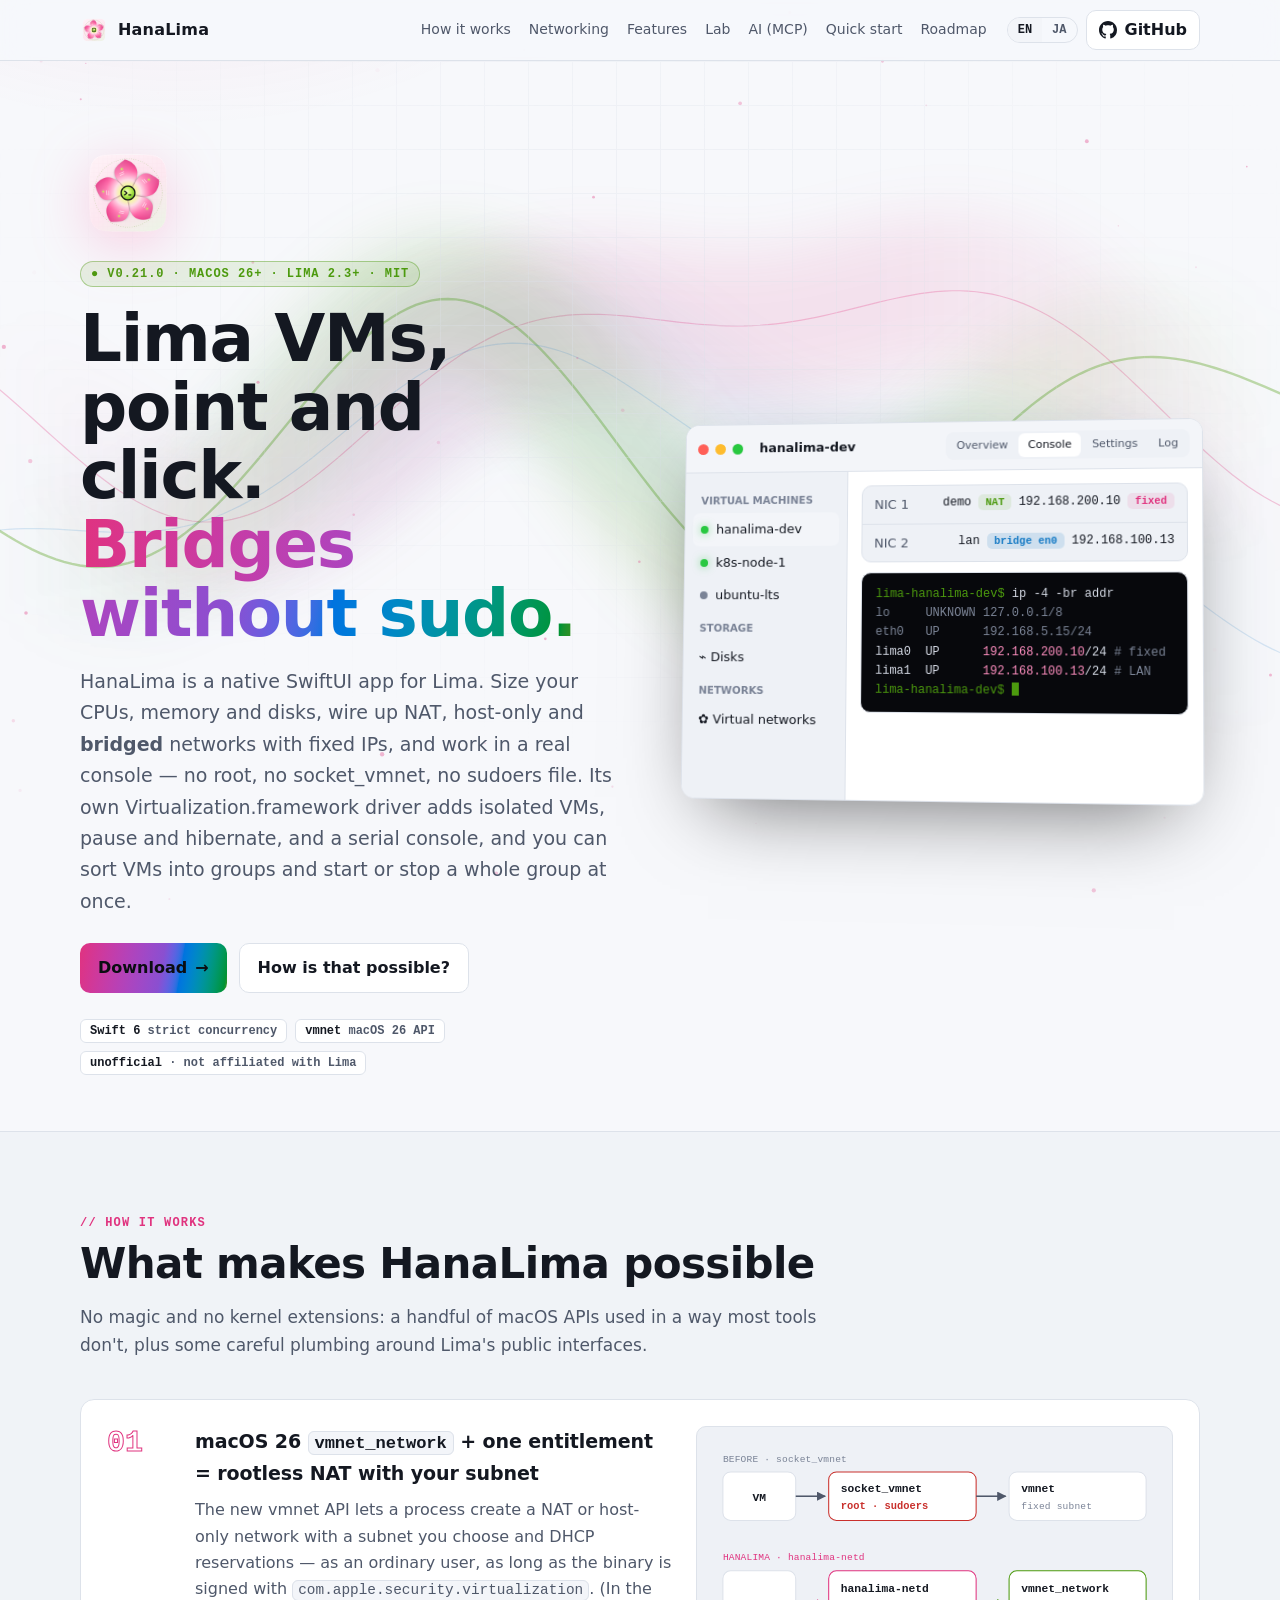
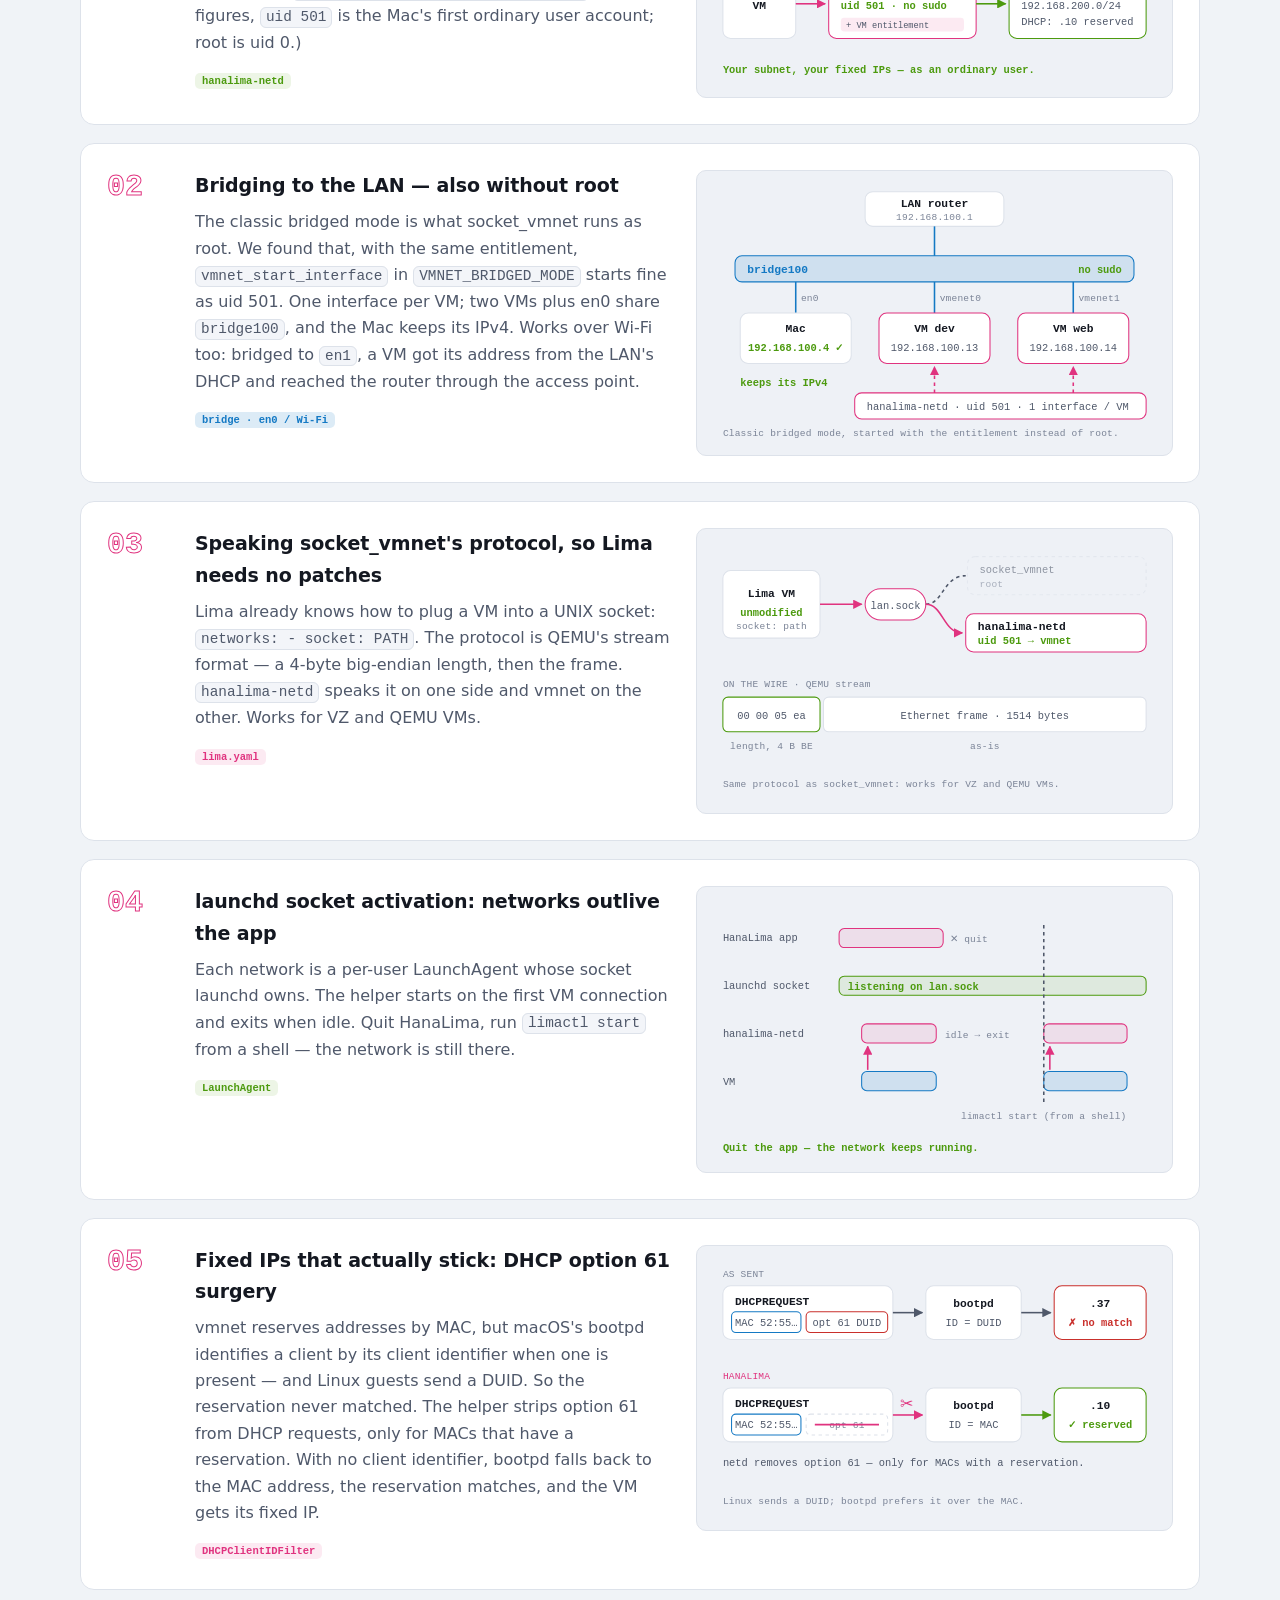
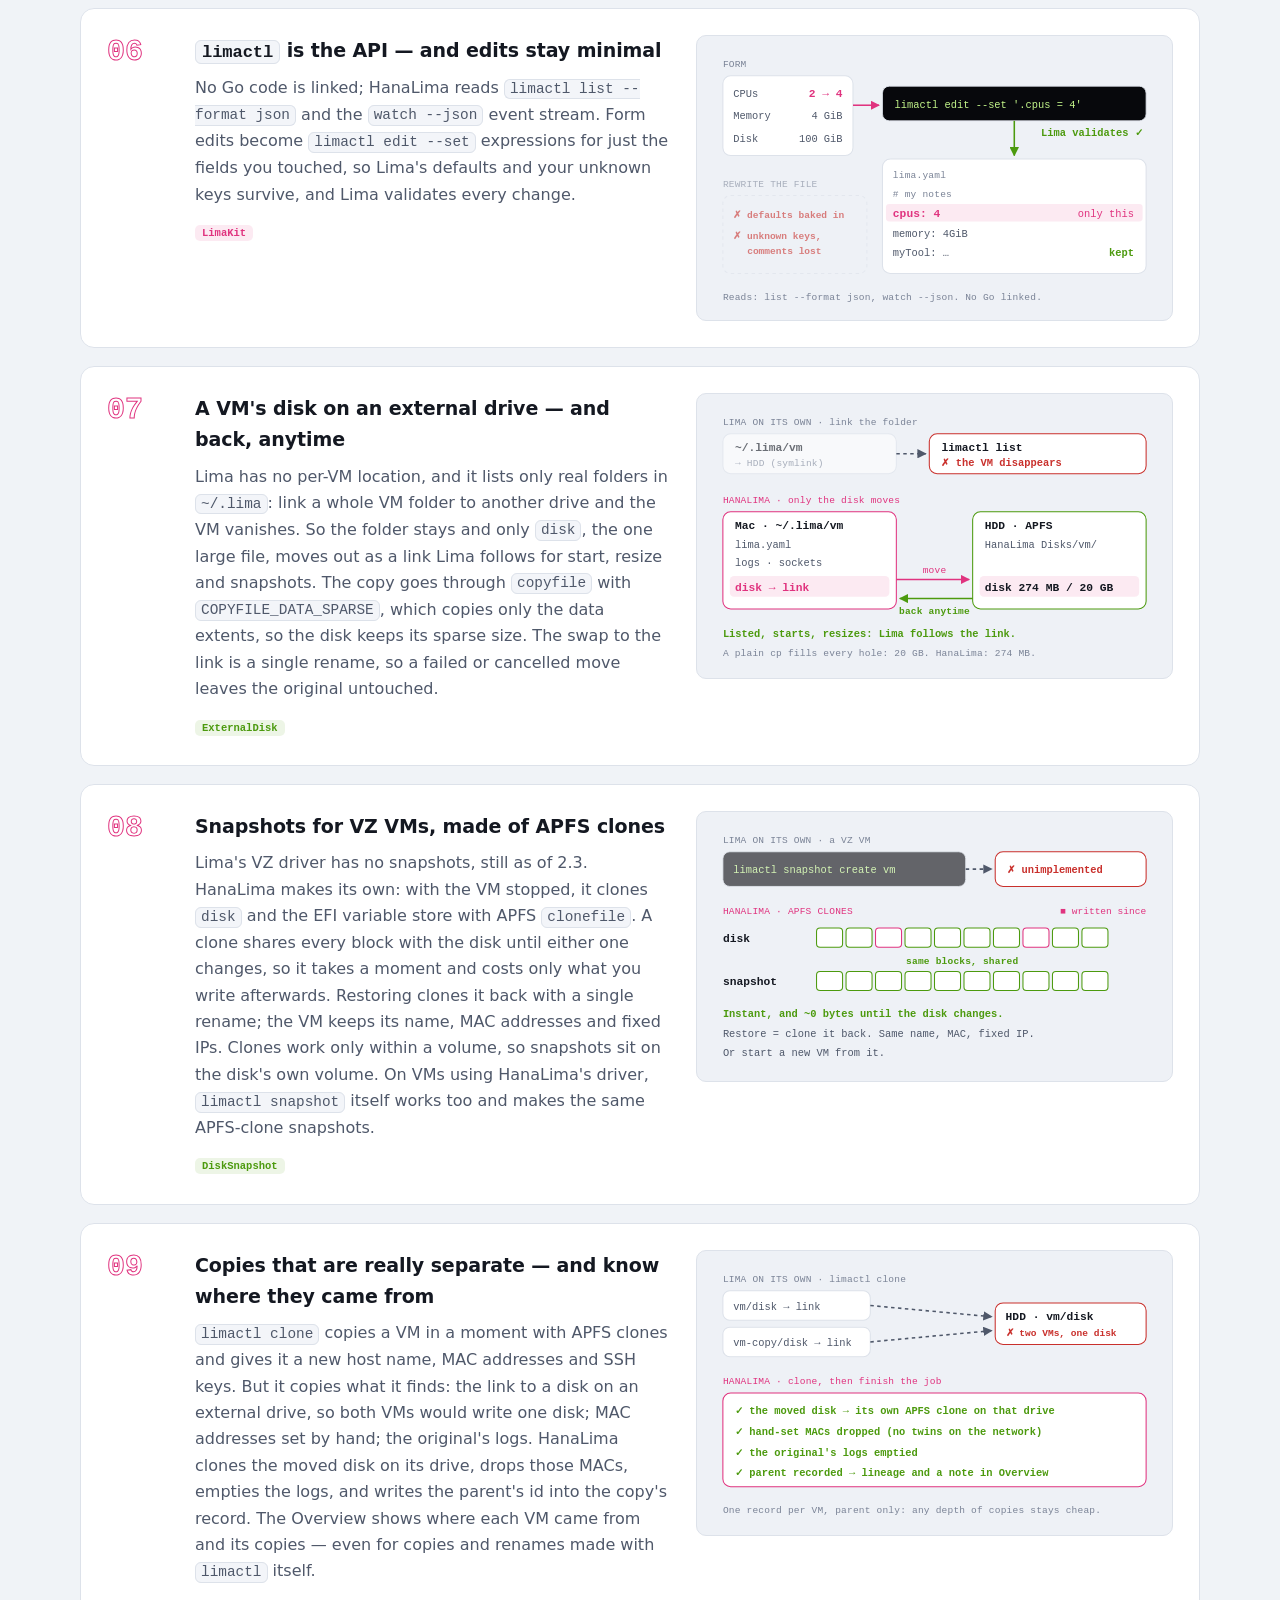
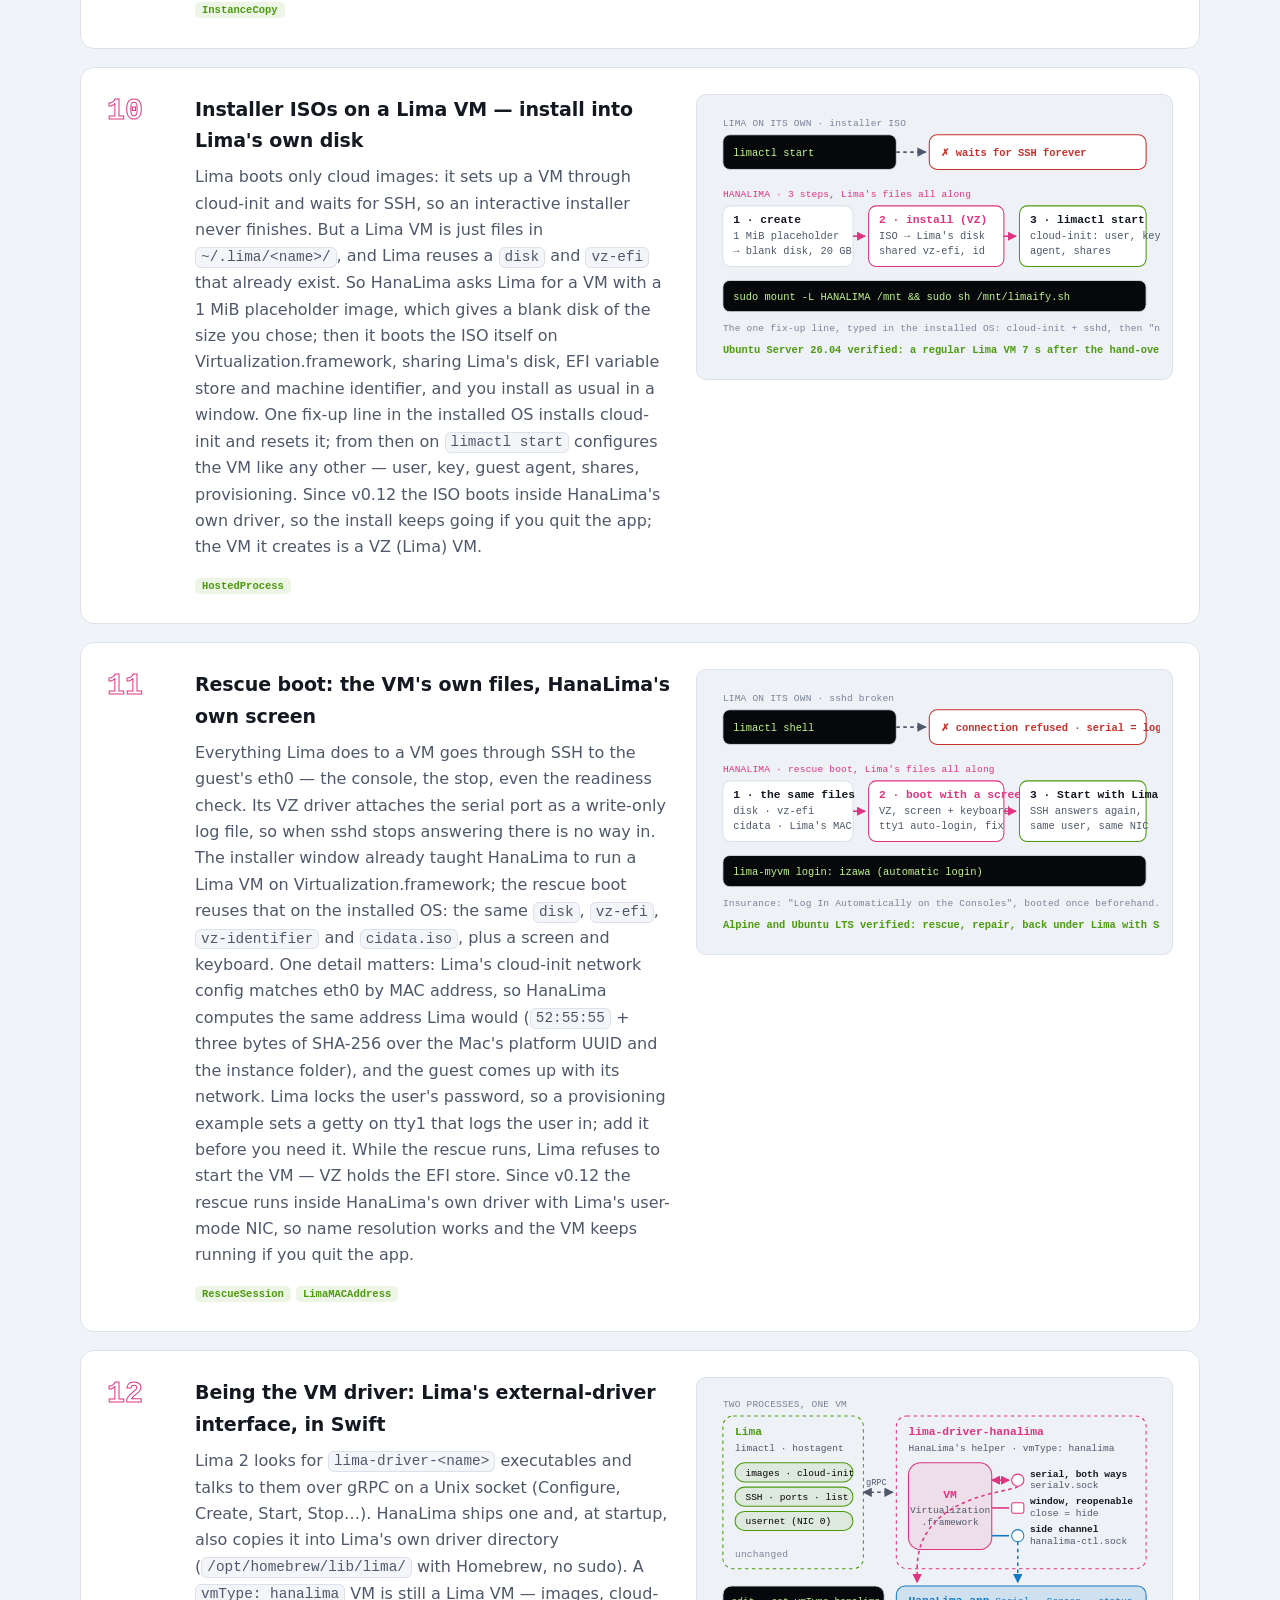
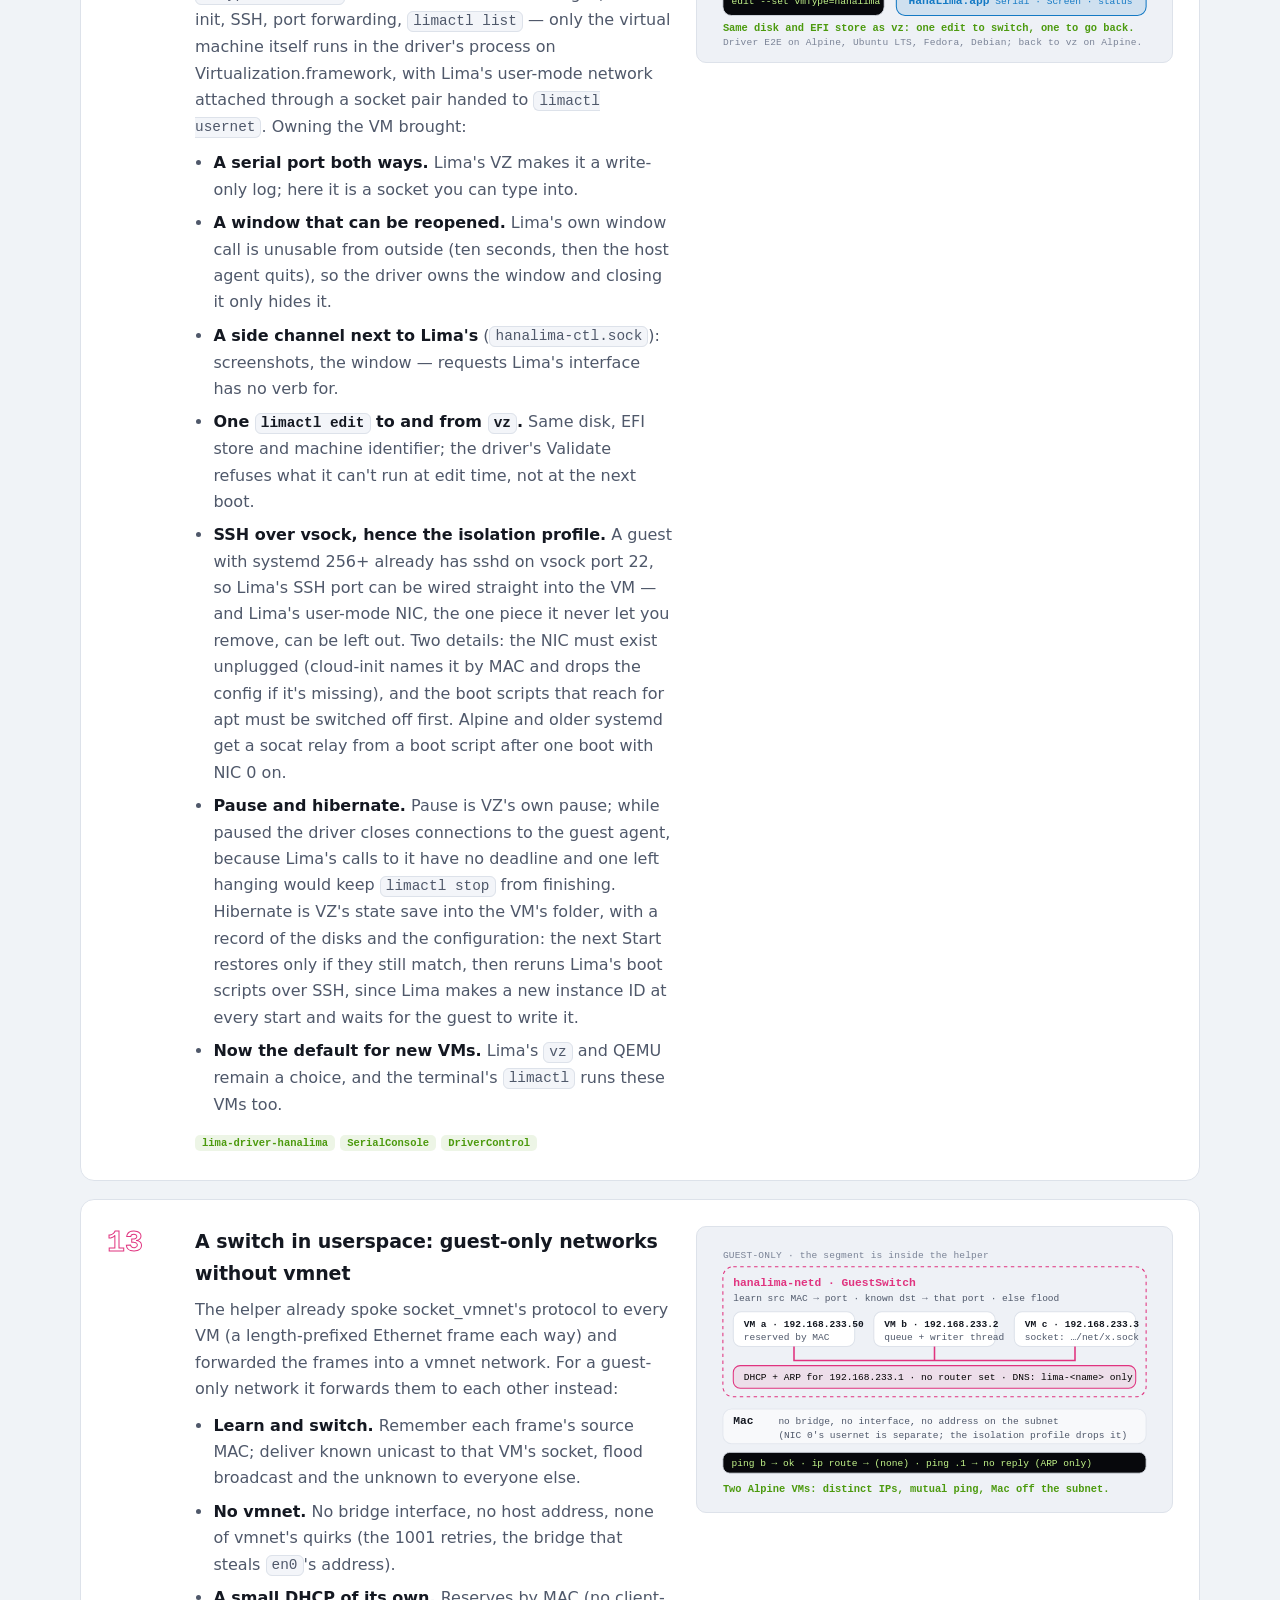
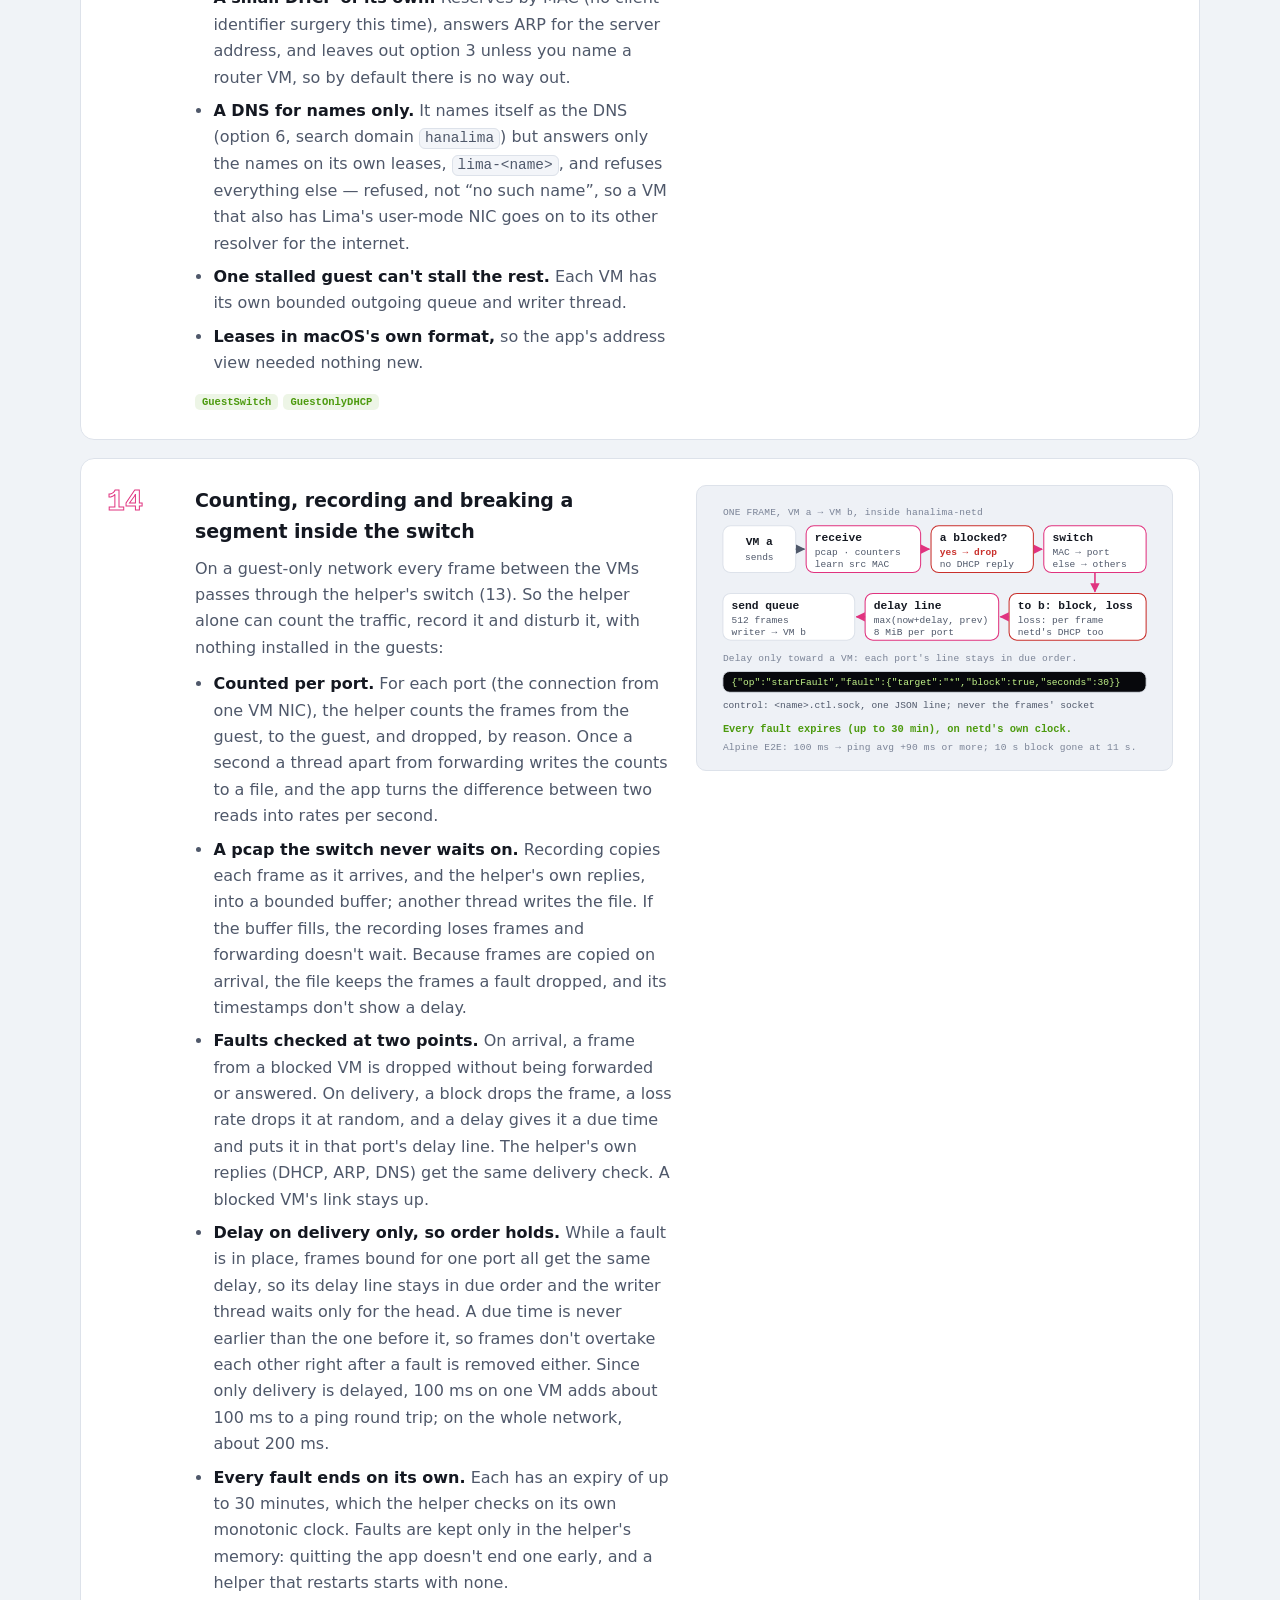
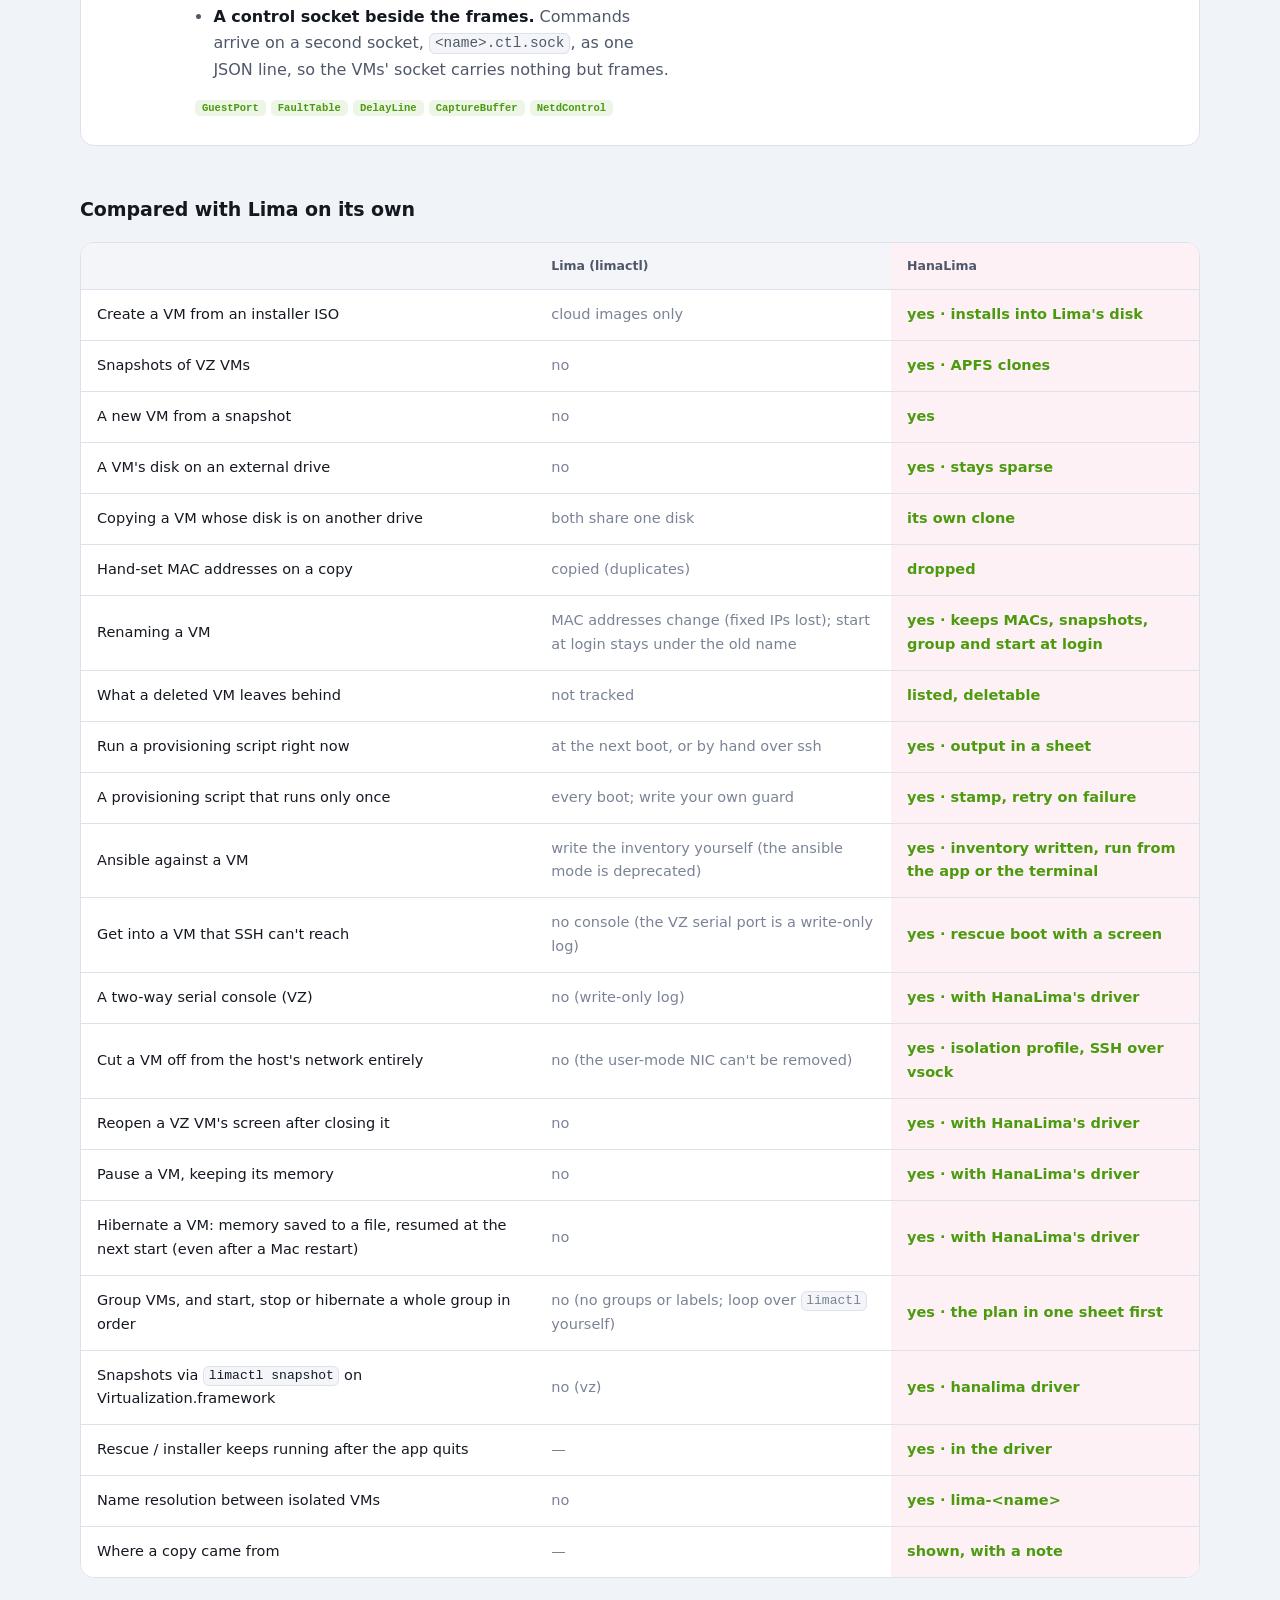
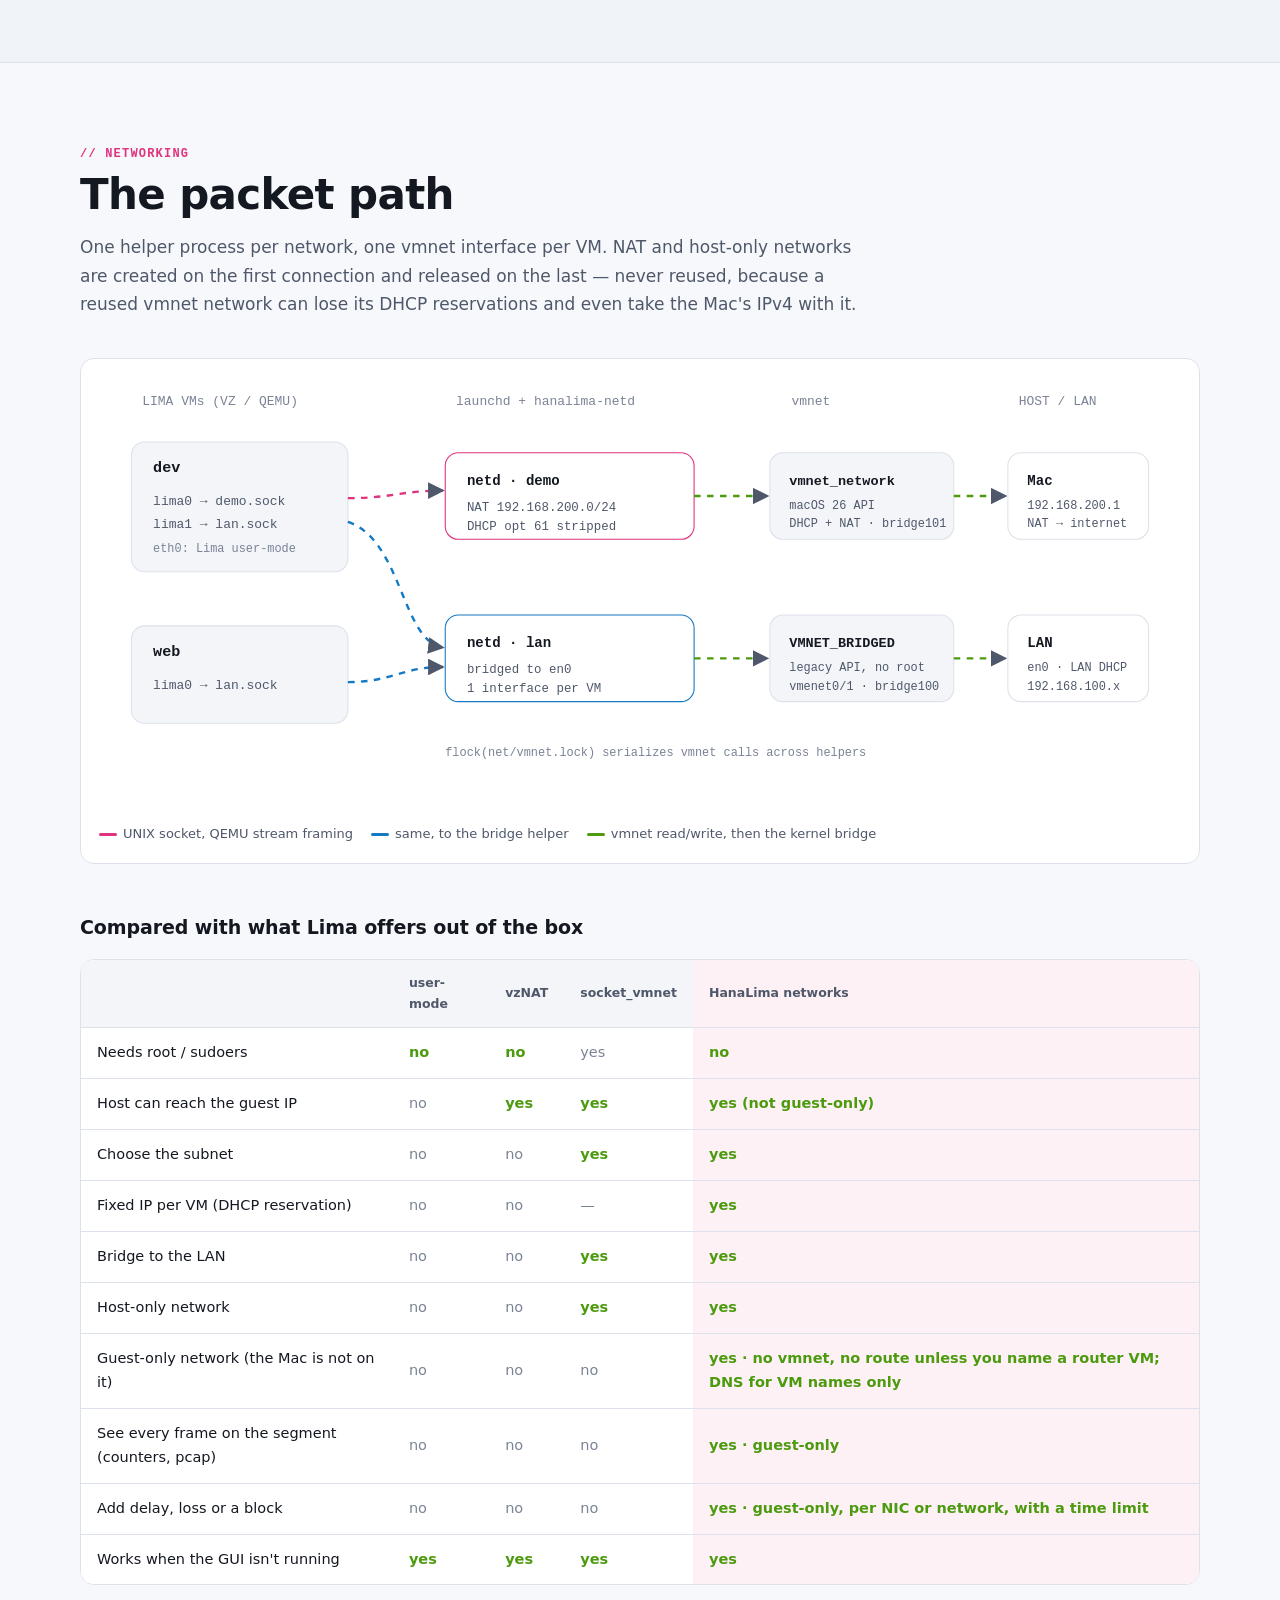
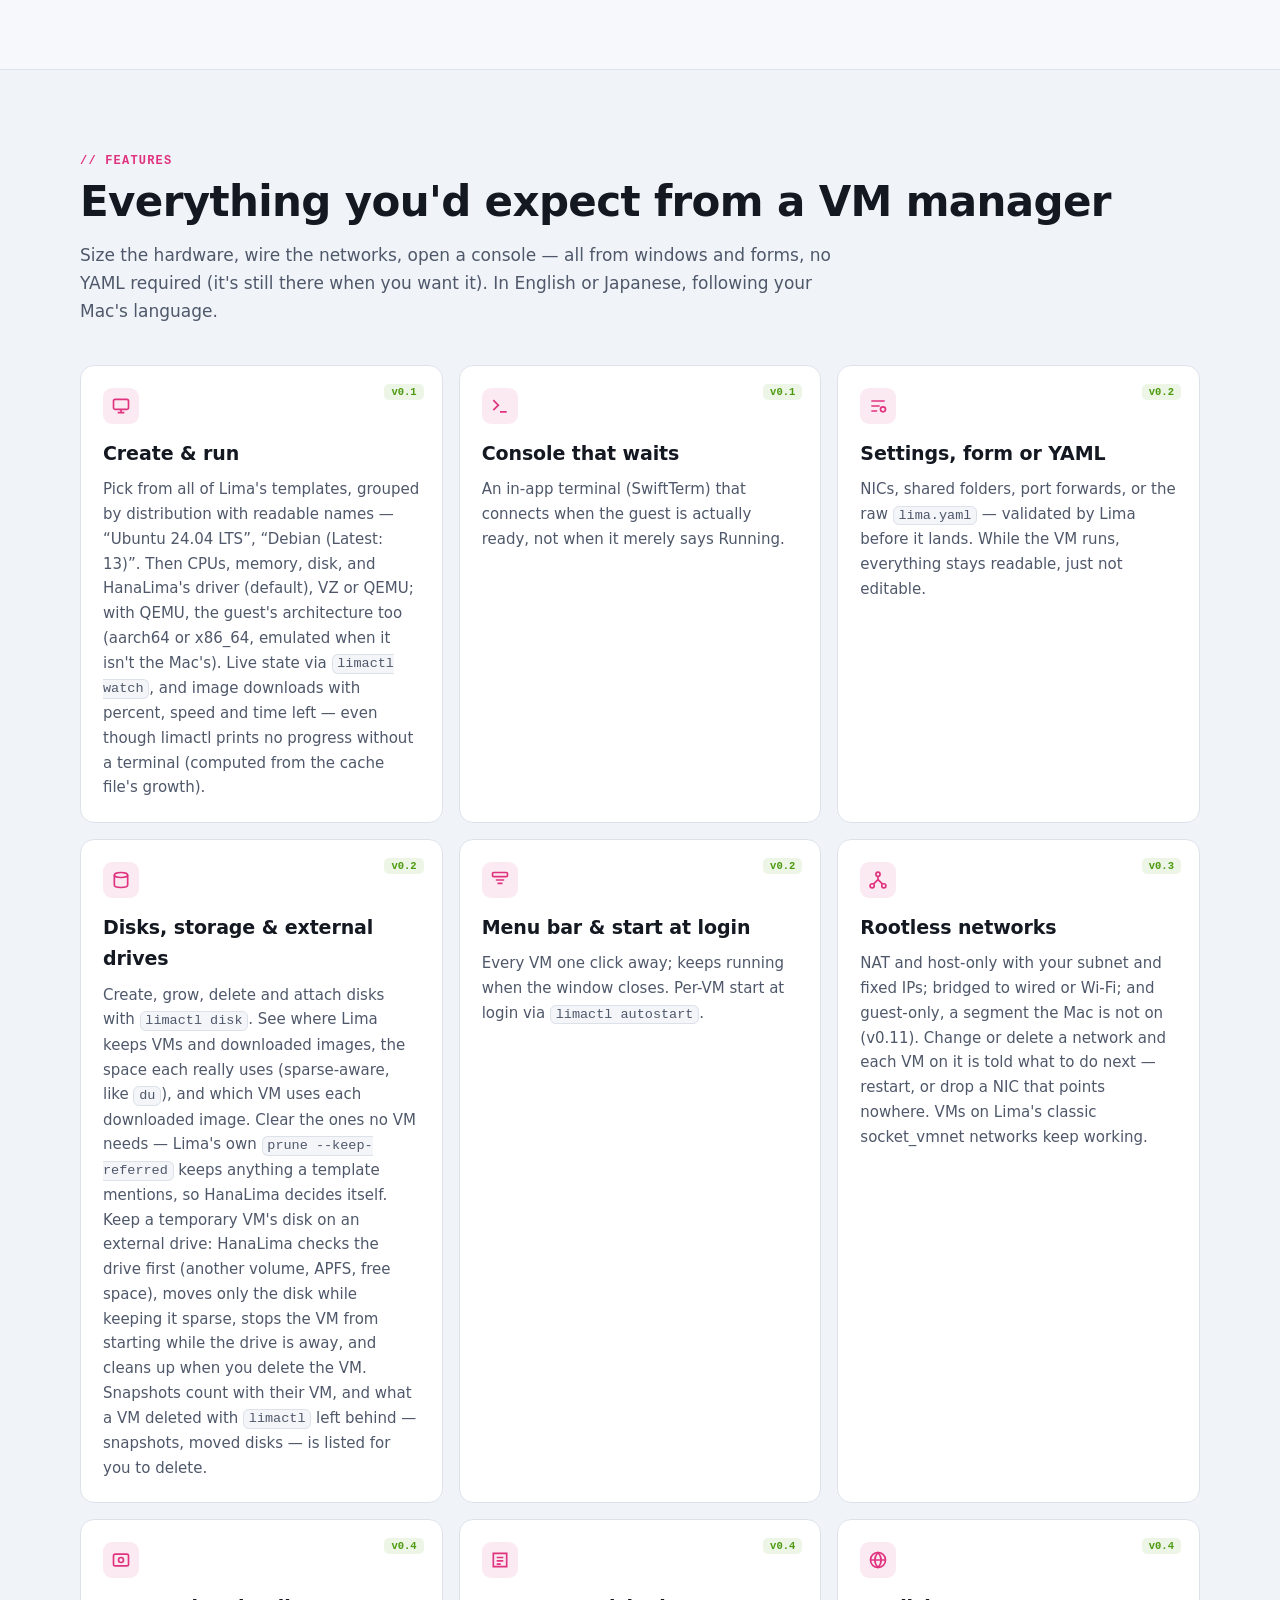
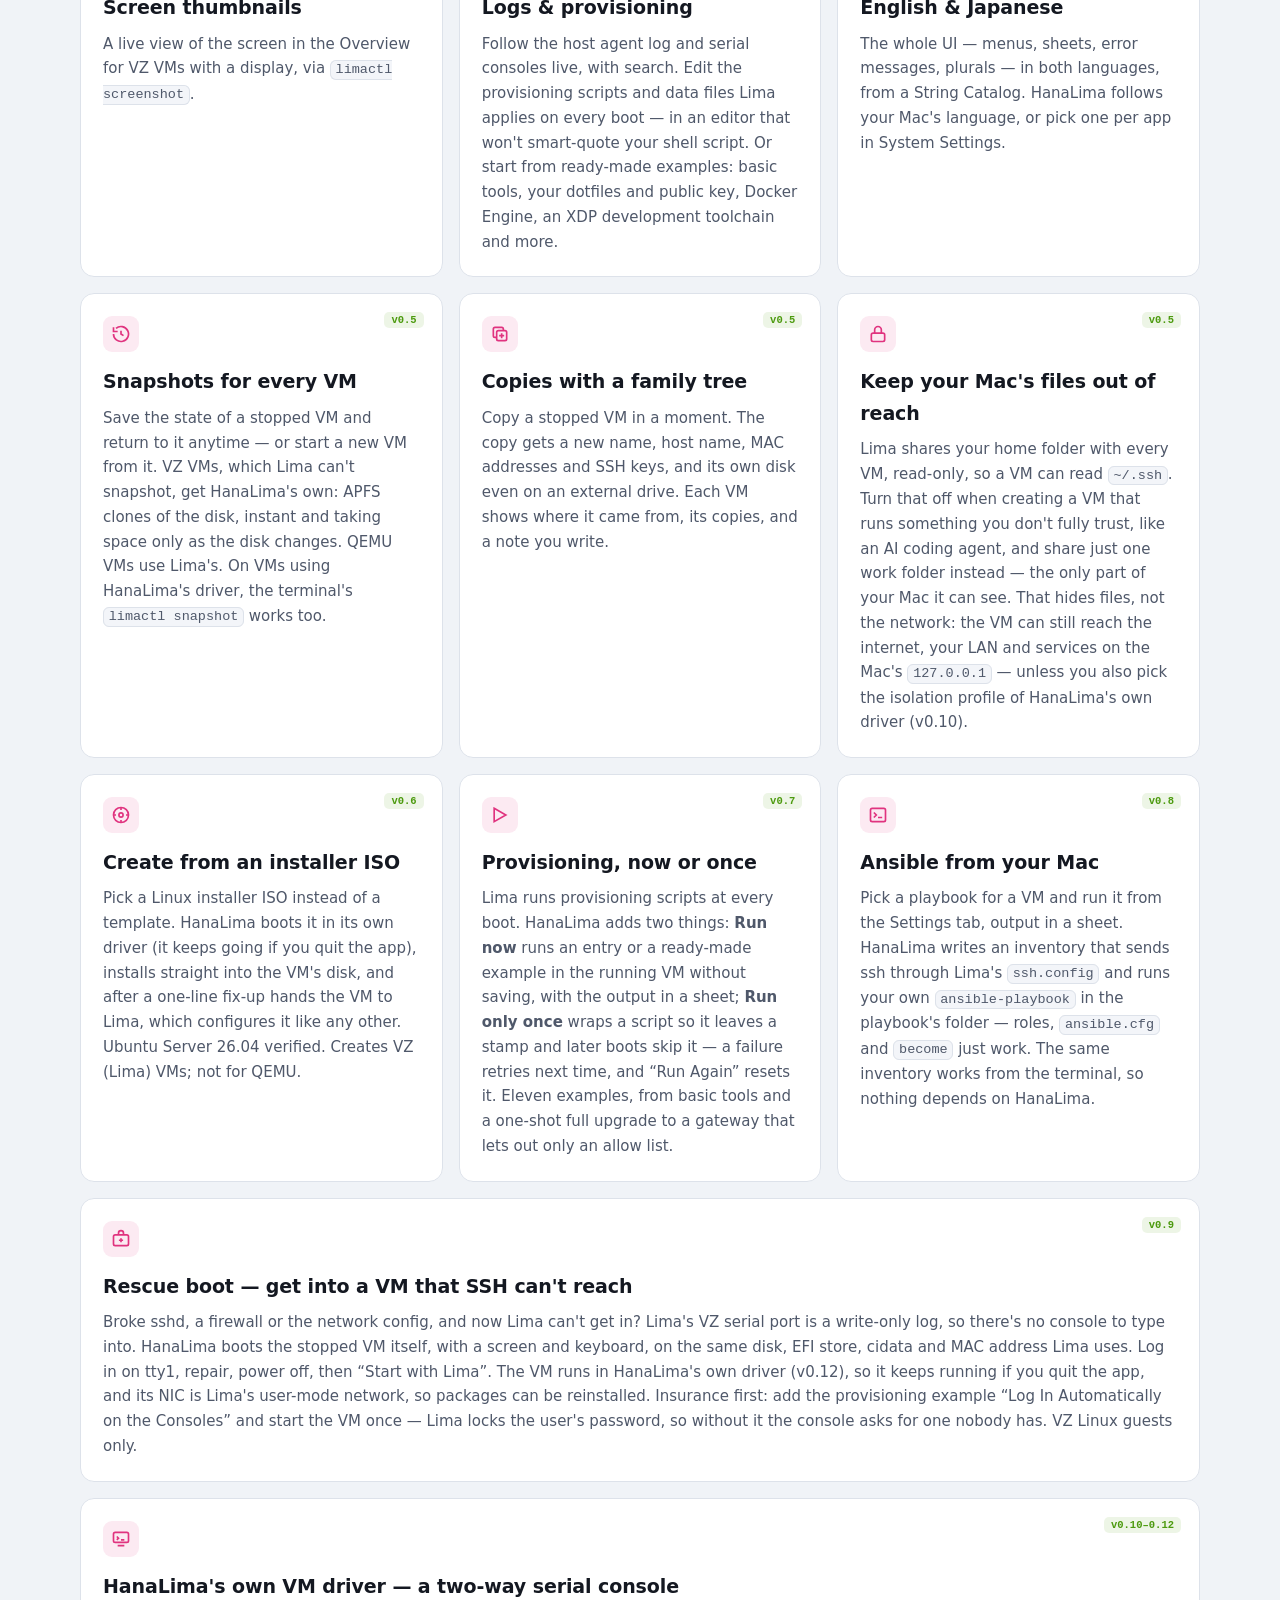
<file: index.html>
<!DOCTYPE html>
<html lang="en" class="lang-en">
<head>
<meta charset="utf-8">
<meta name="viewport" content="width=device-width, initial-scale=1">
<title>HanaLima — Lima VMs, point and click. Bridges without sudo.</title>
<meta name="description" content="HanaLima is an unofficial native macOS app for creating and running Lima VMs from a GUI, with its own Virtualization.framework driver: rootless networks, isolated VMs, pause and hibernate, VM groups and snapshots.">
<meta property="og:title" content="HanaLima — Lima VMs, point and click">
<meta property="og:description" content="Native macOS GUI for Lima with its own Virtualization.framework driver: rootless networks, isolated VMs, pause and hibernate, VM groups.">
<meta property="og:type" content="website">
<meta property="og:url" content="https://izawa.github.io/HanaLima/">
<meta name="theme-color" content="#0b0d12">
<link rel="icon" href="assets/img/logo.svg" type="image/svg+xml">
<link rel="apple-touch-icon" href="assets/img/apple-touch-icon.png">
<meta property="og:image" content="https://izawa.github.io/HanaLima/assets/img/icon-512.png">
<link rel="stylesheet" href="assets/css/site.css?v=2026110602">
<script>
  // Pick the language before first paint: saved choice, else the browser's.
  (function () {
    var saved = null;
    try { saved = localStorage.getItem("hanalima-lang"); } catch (e) {}
    var lang = saved || ((navigator.language || "").toLowerCase().indexOf("ja") === 0 ? "ja" : "en");
    document.documentElement.className = "lang-" + lang;
    document.documentElement.lang = lang;
  })();
</script>
</head>
<body>

<!-- =====================================================================
     Maintaining this page: see README.md on this branch.
     Every user-visible text exists twice: class="en" and class="ja".
     ===================================================================== -->

<header class="nav">
  <div class="wrap">
    <a class="brand" href="#top"><img src="assets/img/logo.svg" alt="">HanaLima</a>
    <nav class="nav-links" aria-label="Sections">
      <a href="#how"><span class="en">How it works</span><span class="ja">仕組み</span></a>
      <a href="#networking"><span class="en">Networking</span><span class="ja">ネットワーク</span></a>
      <a href="#features"><span class="en">Features</span><span class="ja">機能</span></a>
      <a href="#lab"><span class="en">Lab</span><span class="ja">構成例</span></a>
      <a href="#mcp"><span class="en">AI (MCP)</span><span class="ja">AI（MCP）</span></a>
      <a href="#quickstart"><span class="en">Quick start</span><span class="ja">クイックスタート</span></a>
      <a href="#roadmap"><span class="en">Roadmap</span><span class="ja">ロードマップ</span></a>
    </nav>
    <div class="nav-actions">
      <div class="lang-toggle" role="group" aria-label="Language">
        <button type="button" data-lang="en">EN</button><button type="button" data-lang="ja">JA</button>
      </div>
      <a class="btn" href="https://github.com/izawa/HanaLima" style="padding:6px 12px">
        <svg viewBox="0 0 16 16" fill="currentColor" aria-hidden="true"><path d="M8 0C3.58 0 0 3.58 0 8c0 3.54 2.29 6.53 5.47 7.59.4.07.55-.17.55-.38 0-.19-.01-.82-.01-1.49-2.01.37-2.53-.49-2.69-.94-.09-.23-.48-.94-.82-1.13-.28-.15-.68-.52-.01-.53.63-.01 1.08.58 1.23.82.72 1.21 1.87.87 2.33.66.07-.52.28-.87.51-1.07-1.78-.2-3.64-.89-3.64-3.95 0-.87.31-1.59.82-2.15-.08-.2-.36-1.02.08-2.12 0 0 .67-.21 2.2.82.64-.18 1.32-.27 2-.27.68 0 1.36.09 2 .27 1.53-1.04 2.2-.82 2.2-.82.44 1.1.16 1.92.08 2.12.51.56.82 1.27.82 2.15 0 3.07-1.87 3.75-3.65 3.95.29.25.54.73.54 1.48 0 1.07-.01 1.93-.01 2.2 0 .21.15.46.55.38A8.013 8.013 0 0016 8c0-4.42-3.58-8-8-8z"/></svg>
        GitHub
      </a>
    </div>
  </div>
</header>

<main id="top">

<!-- ============================== HERO ============================== -->
<section class="hero" style="padding-top:84px">
  <div class="wrap hero-grid">
    <div>
      <img class="hero-icon" src="assets/img/icon-512.png" width="96" height="96" alt="HanaLima icon">
      <span class="eyebrow">● v0.21.0 · macOS 26+ · Lima 2.3+ · MIT</span>
      <h1>
        <span class="en">Lima VMs,<br>point and click.<br><span class="grad">Bridges without sudo.</span></span>
        <span class="ja"><span class="nb">Lima の VM を</span><br><span class="nb">GUI でかんたんに。</span><br><span class="grad"><span class="nb">ブリッジも</span><span class="nb">sudo なしで。</span></span></span>
      </h1>
      <p class="lead">
        <span class="en">HanaLima is a native SwiftUI app for Lima. Size your CPUs, memory and disks, wire up NAT, host-only and <strong>bridged</strong> networks with fixed IPs, and work in a real console — no root, no socket_vmnet, no sudoers file. Its own Virtualization.framework driver adds isolated VMs, pause and hibernate, and a serial console, and you can sort VMs into groups and start or stop a whole group at once.</span>
        <span class="ja">HanaLima は Lima の VM を GUI で操作する SwiftUI のネイティブアプリです。CPU・メモリ・ディスクを割り当て、NAT・ホストオンリー・<strong>ブリッジ</strong>のネットワークと固定 IP を設定して、そのままコンソールで作業できます。root も socket_vmnet も sudoers も不要です。Virtualization.framework を使う HanaLima 自身のドライバーでは、隔離した VM、一時停止と休止、シリアルコンソールも使えます。VM をグループに分けて、グループごとに起動・停止することもできます。</span>
      </p>
      <div class="hero-cta">
        <a class="btn primary" href="https://github.com/izawa/HanaLima/releases/latest"><span class="en">Download</span><span class="ja">ダウンロード</span> →</a>
        <a class="btn" href="#how"><span class="en">How is that possible?</span><span class="ja">どう実現しているか</span></a>
      </div>
      <div class="badges">
        <span class="badge"><b>Swift 6</b> strict concurrency</span>
        <span class="badge"><b>vmnet</b> macOS 26 API</span>
        <span class="badge"><b>unofficial</b> · not affiliated with Lima</span>
      </div>
    </div>

    <!-- Mock of the app: overview of a VM with two NICs and a live console. -->
    <div class="mock" aria-label="HanaLima window (illustration)">
      <div class="mock-bar">
        <i></i><i></i><i></i><span>hanalima-dev</span>
        <div class="mock-tabs"><b>Overview</b><b class="on">Console</b><b>Settings</b><b>Log</b></div>
      </div>
      <div class="mock-body">
        <div class="mock-side">
          <h6>VIRTUAL MACHINES</h6>
          <div class="on"><span class="dot run"></span>hanalima-dev</div>
          <div><span class="dot run"></span>k8s-node-1</div>
          <div><span class="dot"></span>ubuntu-lts</div>
          <h6>STORAGE</h6>
          <div>⌁ Disks</div>
          <h6>NETWORKS</h6>
          <div>✿ Virtual networks</div>
        </div>
        <div class="mock-main">
          <div class="mock-card">
            <div class="mock-row"><span class="k">NIC 1</span><span class="v">demo <span class="chip lime">NAT</span> 192.168.200.10 <span class="chip">fixed</span></span></div>
            <div class="mock-row"><span class="k">NIC 2</span><span class="v">lan <span class="chip sky">bridge en0</span> 192.168.100.13</span></div>
          </div>
          <div class="term" id="term" aria-live="off"><span class="p">lima-hanalima-dev$</span> ip -4 -br addr
<span class="c">lo     UNKNOWN 127.0.0.1/8</span>
<span class="c">eth0   UP      192.168.5.15/24</span>
lima0  UP      <span class="h">192.168.200.10</span>/24 <span class="c"># fixed</span>
lima1  UP      <span class="h">192.168.100.13</span>/24 <span class="c"># LAN</span>
<span class="p">lima-hanalima-dev$</span> <span class="cursor"></span></div>
        </div>
      </div>
    </div>
  </div>
</section>

<!-- ======================= HOW IS THIS POSSIBLE ======================= -->
<section id="how" class="alt">
  <div class="wrap">
    <div class="kicker">// how it works</div>
    <h2><span class="en">What makes HanaLima possible</span><span class="ja">HanaLima の仕組み</span></h2>
    <p class="section-lead">
      <span class="en">No magic and no kernel extensions: a handful of macOS APIs used in a way most tools don't, plus some careful plumbing around Lima's public interfaces.</span>
      <span class="ja">カーネル拡張は使っていません。ほかのツールではあまり使われていない macOS の API と、Lima の公開インターフェースを組み合わせています。</span>
    </p>

    <!-- Arrowheads shared by the figures below. -->
    <svg width="0" height="0" style="position:absolute" aria-hidden="true"><defs><marker id="fa-m" viewBox="0 0 10 10" refX="9" refY="5" markerWidth="6" markerHeight="6" orient="auto-start-reverse"><path d="M0,0 L10,5 L0,10 z" style="fill:var(--muted)"/></marker><marker id="fa-h" viewBox="0 0 10 10" refX="9" refY="5" markerWidth="6" markerHeight="6" orient="auto-start-reverse"><path d="M0,0 L10,5 L0,10 z" style="fill:var(--hana)"/></marker><marker id="fa-s" viewBox="0 0 10 10" refX="9" refY="5" markerWidth="6" markerHeight="6" orient="auto-start-reverse"><path d="M0,0 L10,5 L0,10 z" style="fill:var(--sky)"/></marker><marker id="fa-l" viewBox="0 0 10 10" refX="9" refY="5" markerWidth="6" markerHeight="6" orient="auto-start-reverse"><path d="M0,0 L10,5 L0,10 z" style="fill:var(--lime)"/></marker></defs></svg>
    <div class="dives">

      <article class="dive reveal" id="rootless-nat">
        <a class="num" href="#rootless-nat" title="Link to this item">01</a>
        <div>
          <h3><span class="en">macOS 26 <code>vmnet_network</code> + one entitlement = rootless NAT with your subnet</span><span class="ja">macOS 26 の <code>vmnet_network</code> と entitlement 1 つで root なしの NAT</span></h3>
          <p><span class="en">The new vmnet API lets a process create a NAT or host-only network with a subnet you choose and DHCP reservations — as an ordinary user, as long as the binary is signed with <code>com.apple.security.virtualization</code>. (In the figures, <code>uid 501</code> is the Mac's first ordinary user account; root is uid 0.)</span><span class="ja">新しい vmnet API では、一般ユーザーのままサブネットを指定して NAT やホストオンリーのネットワークを作れます。DHCP 予約も使えます。バイナリを <code>com.apple.security.virtualization</code> 付きで署名するのが条件です。図の <code>uid 501</code> は Mac で最初に作られる一般ユーザーの ID で、root は uid 0 です。</span></p>
          <span class="chip lime tag">hanalima-netd</span>
        </div>
<figure class="fig"><svg viewBox="0 0 520 284" role="img" aria-label="Before: socket_vmnet runs as root with a fixed subnet. HanaLima: hanalima-netd runs as your user with an entitlement and creates a vmnet_network with your subnet and DHCP reservations."><text x="16" y="26" class="f en">BEFORE · socket_vmnet</text><text x="16" y="26" class="f ja">従来 · socket_vmnet</text><rect x="16" y="38" width="84" height="56" rx="9" class="box "/><text x="58" y="71" class="t" text-anchor="middle">VM</text><path d="M100 66 L 134 66" class="ln " marker-end="url(#fa-m)"/><rect x="138" y="38" width="170" height="56" rx="9" class="box ng"/><text x="152" y="61" class="t">socket_vmnet</text><text x="152" y="81" class="ng en">root · sudoers</text><text x="152" y="81" class="ng ja">root · sudoers が必要</text><path d="M308 66 L 342 66" class="ln " marker-end="url(#fa-m)"/><rect x="346" y="38" width="158" height="56" rx="9" class="box "/><text x="360" y="61" class="t">vmnet</text><text x="360" y="81" class="f en">fixed subnet</text><text x="360" y="81" class="f ja">サブネットは固定</text><text x="16" y="140" class="f hana-t en">HANALIMA · hanalima-netd</text><text x="16" y="140" class="f hana-t ja">HANALIMA · hanalima-netd</text><rect x="16" y="152" width="84" height="78" rx="9" class="box "/><text x="58" y="196" class="t" text-anchor="middle">VM</text><path d="M100 190 L 134 190" class="ln hana" marker-end="url(#fa-h)"/><rect x="138" y="152" width="170" height="78" rx="9" class="box hana"/><text x="152" y="176" class="t">hanalima-netd</text><text x="152" y="196" class="ok en">uid 501 · no sudo</text><text x="152" y="196" class="ok ja">uid 501 · sudo なし</text><rect x="152" y="206" width="142" height="16" rx="4" class="chipbox"/><text x="158" y="218" class="chip-t en">+ VM entitlement</text><text x="158" y="218" class="chip-t ja">+ 仮想化の entitlement</text><path d="M308 190 L 342 190" class="ln lime" marker-end="url(#fa-l)"/><rect x="346" y="152" width="158" height="78" rx="9" class="box lime"/><text x="360" y="176" class="t">vmnet_network</text><text x="360" y="196" class="m">192.168.200.0/24</text><text x="360" y="214" class="m en">DHCP: .10 reserved</text><text x="360" y="214" class="m ja">DHCP 予約: .10</text><text x="16" y="270" class="ok en">Your subnet, your fixed IPs — as an ordinary user.</text><text x="16" y="270" class="ok ja">サブネットも固定 IP も、一般ユーザーのまま。</text></svg></figure>
      </article>

      <article class="dive reveal" id="bridge">
        <a class="num" href="#bridge" title="Link to this item">02</a>
        <div>
          <h3><span class="en">Bridging to the LAN — also without root</span><span class="ja">LAN へのブリッジも root なし</span></h3>
          <p><span class="en">The classic bridged mode is what socket_vmnet runs as root. We found that, with the same entitlement, <code>vmnet_start_interface</code> in <code>VMNET_BRIDGED_MODE</code> starts fine as uid 501. One interface per VM; two VMs plus en0 share <code>bridge100</code>, and the Mac keeps its IPv4. Works over Wi-Fi too: bridged to <code>en1</code>, a VM got its address from the LAN's DHCP and reached the router through the access point.</span><span class="ja">socket_vmnet は従来のブリッジモードを root で動かしています。同じ entitlement を付けると、<code>VMNET_BRIDGED_MODE</code> の <code>vmnet_start_interface</code> が uid 501 のまま起動することを確認しました。VM ごとにインターフェースを作り、2 台の VM と en0 が <code>bridge100</code> を共有しても Mac の IPv4 はそのままです。Wi-Fi でも確認しました。<code>en1</code> にブリッジした VM が LAN の DHCP からアドレスを取得し、アクセスポイント経由でルーターまで届きました。</span></p>
          <span class="chip sky tag">bridge · en0 / Wi-Fi</span>
        </div>
<figure class="fig"><svg viewBox="0 0 520 300" role="img" aria-label="A LAN router connects to bridge100, which joins en0 (the Mac keeps 192.168.100.4) and one vmnet interface per VM, each created by hanalima-netd as uid 501."><rect x="180" y="10" width="160" height="40" rx="9" class="box "/><text x="260" y="28" class="t en" text-anchor="middle">LAN router</text><text x="260" y="28" class="t ja" text-anchor="middle">LAN のルーター</text><text x="260" y="43" class="f" text-anchor="middle">192.168.100.1</text><path d="M260 50 L 260 84" class="ln sky"/><rect x="30" y="84" width="460" height="30" rx="8" class="bus"/><text x="44" y="104" class="t sky-t">bridge100</text><text x="476" y="104" class="ok en" text-anchor="end">no sudo</text><text x="476" y="104" class="ok ja" text-anchor="end">sudo なし</text><path d="M100 114 L 100 150" class="ln sky"/><text x="106" y="136" class="f">en0</text><path d="M260 114 L 260 150" class="ln sky"/><text x="266" y="136" class="f">vmenet0</text><path d="M420 114 L 420 150" class="ln sky"/><text x="426" y="136" class="f">vmenet1</text><rect x="36" y="150" width="128" height="58" rx="9" class="box "/><text x="100" y="172" class="t" text-anchor="middle">Mac</text><text x="100" y="194" class="ok" text-anchor="middle">192.168.100.4 ✓</text><rect x="196" y="150" width="128" height="58" rx="9" class="box hana"/><text x="260" y="172" class="t" text-anchor="middle">VM dev</text><text x="260" y="194" class="m" text-anchor="middle">192.168.100.13</text><rect x="356" y="150" width="128" height="58" rx="9" class="box hana"/><text x="420" y="172" class="t" text-anchor="middle">VM web</text><text x="420" y="194" class="m" text-anchor="middle">192.168.100.14</text><path d="M260 242 L 260 212" class="ln hana dash" marker-end="url(#fa-h)"/><path d="M420 242 L 420 212" class="ln hana dash" marker-end="url(#fa-h)"/><rect x="168" y="242" width="336" height="30" rx="8" class="box hana"/><text x="182" y="262" class="m en">hanalima-netd · uid 501 · 1 interface / VM</text><text x="182" y="262" class="m ja">hanalima-netd · uid 501 · VM ごとに 1 つ</text><text x="36" y="234" class="ok en">keeps its IPv4</text><text x="36" y="234" class="ok ja">IPv4 はそのまま</text><text x="16" y="292" class="f en">Classic bridged mode, started with the entitlement instead of root.</text><text x="16" y="292" class="f ja">従来のブリッジモードを、root ではなく entitlement で起動。</text></svg></figure>
      </article>

      <article class="dive reveal" id="socket-vmnet-protocol">
        <a class="num" href="#socket-vmnet-protocol" title="Link to this item">03</a>
        <div>
          <h3><span class="en">Speaking socket_vmnet's protocol, so Lima needs no patches</span><span class="ja">socket_vmnet と同じプロトコルで Lima は変更不要</span></h3>
          <p><span class="en">Lima already knows how to plug a VM into a UNIX socket: <code>networks: - socket: PATH</code>. The protocol is QEMU's stream format — a 4-byte big-endian length, then the frame. <code>hanalima-netd</code> speaks it on one side and vmnet on the other. Works for VZ and QEMU VMs.</span><span class="ja">Lima には VM を UNIX ソケットにつなぐ設定があります（<code>networks: - socket: PATH</code>）。プロトコルは QEMU の stream 形式で、4 バイトのビッグエンディアンの長さに続けてフレームを送ります。<code>hanalima-netd</code> はこの形式と vmnet の間を中継します。VZ と QEMU のどちらでも動きます。</span></p>
          <span class="chip tag">lima.yaml</span>
        </div>
<figure class="fig"><svg viewBox="0 0 520 300" role="img" aria-label="Lima, unmodified, connects to a UNIX socket. Either socket_vmnet (root) or hanalima-netd (your user) can sit behind it. On the wire: a 4-byte big-endian length, then the Ethernet frame."><rect x="16" y="34" width="112" height="78" rx="9" class="box "/><text x="72" y="64" class="t" text-anchor="middle">Lima VM</text><text x="72" y="86" class="ok en" text-anchor="middle">unmodified</text><text x="72" y="86" class="ok ja" text-anchor="middle">無改造</text><text x="72" y="102" class="f" text-anchor="middle">socket: path</text><path d="M128 73 L 176 73" class="ln hana" marker-end="url(#fa-h)"/><rect x="180" y="55" width="70" height="36" rx="18" class="box hana"/><text x="215" y="78" class="m" text-anchor="middle">lan.sock</text><path d="M250 73 C 270 73, 270 40, 296 40" class="ln dash"/><path d="M250 73 C 270 73, 270 106, 292 106" class="ln hana" marker-end="url(#fa-h)"/><g class="off"><rect x="298" y="18" width="206" height="44" rx="9" class="box dashed"/><text x="312" y="37" class="m">socket_vmnet</text><text x="312" y="53" class="f">root</text></g><rect x="296" y="84" width="208" height="44" rx="9" class="box hana"/><text x="310" y="103" class="t">hanalima-netd</text><text x="310" y="119" class="ok">uid 501 → vmnet</text><text x="16" y="168" class="f en">ON THE WIRE · QEMU stream</text><text x="16" y="168" class="f ja">ソケットの中身 · QEMU stream 形式</text><rect x="16" y="180" width="112" height="40" rx="6" class="box lime"/><text x="72" y="205" class="m" text-anchor="middle">00 00 05 ea</text><rect x="132" y="180" width="372" height="40" rx="6" class="box"/><text x="318" y="205" class="m en" text-anchor="middle">Ethernet frame · 1514 bytes</text><text x="318" y="205" class="m ja" text-anchor="middle">イーサネットフレーム · 1514 バイト</text><text x="72" y="240" class="f en" text-anchor="middle">length, 4 B BE</text><text x="72" y="240" class="f ja" text-anchor="middle">長さ 4 バイト</text><text x="318" y="240" class="f en" text-anchor="middle">as-is</text><text x="318" y="240" class="f ja" text-anchor="middle">そのまま</text><text x="16" y="284" class="f en">Same protocol as socket_vmnet: works for VZ and QEMU VMs.</text><text x="16" y="284" class="f ja">socket_vmnet と同じ形式なので、VZ でも QEMU でも動く。</text></svg></figure>
      </article>

      <article class="dive reveal" id="launchd">
        <a class="num" href="#launchd" title="Link to this item">04</a>
        <div>
          <h3><span class="en">launchd socket activation: networks outlive the app</span><span class="ja">launchd の socket activation でアプリ終了後もネットワークを使う</span></h3>
          <p><span class="en">Each network is a per-user LaunchAgent whose socket launchd owns. The helper starts on the first VM connection and exits when idle. Quit HanaLima, run <code>limactl start</code> from a shell — the network is still there.</span><span class="ja">ネットワークごとにユーザーの LaunchAgent を登録し、ソケットは launchd が持ちます。ヘルパーは最初の VM 接続で起動し、使われなくなると終了します。HanaLima を終了したあとにシェルから <code>limactl start</code> してもネットワークはそのまま使えます。</span></p>
          <span class="chip lime tag">LaunchAgent</span>
        </div>
<figure class="fig"><svg viewBox="0 0 520 300" role="img" aria-label="Timeline: the HanaLima app quits early, launchd keeps the socket listening the whole time, hanalima-netd runs only while a VM is connected, and a VM started later from the shell still gets its network."><text x="16" y="49" class="m en">HanaLima app</text><text x="16" y="49" class="m ja">HanaLima アプリ</text><text x="16" y="104" class="m en">launchd socket</text><text x="16" y="104" class="m ja">launchd のソケット</text><text x="16" y="159" class="m">hanalima-netd</text><text x="16" y="214" class="m">VM</text><rect x="150" y="34" width="120" height="22" rx="6" class="bar hana"/><text x="278" y="50" class="f en">✕ quit</text><text x="278" y="50" class="f ja">✕ 終了</text><rect x="150" y="89" width="354" height="22" rx="6" class="bar lime"/><text x="160" y="105" class="lime-t en">listening on lan.sock</text><text x="160" y="105" class="lime-t ja">lan.sock で待ち受け</text><rect x="176" y="144" width="86" height="22" rx="6" class="bar hana"/><rect x="386" y="144" width="96" height="22" rx="6" class="bar hana"/><text x="272" y="160" class="f en">idle → exit</text><text x="272" y="160" class="f ja">未使用 → 終了</text><rect x="176" y="199" width="86" height="22" rx="6" class="bar sky"/><rect x="386" y="199" width="96" height="22" rx="6" class="bar sky"/><path d="M183 197 L 183 170" class="ln hana" marker-end="url(#fa-h)"/><path d="M393 197 L 393 170" class="ln hana" marker-end="url(#fa-h)"/><path d="M386 30 L 386 236" class="ln dash"/><text x="386" y="254" class="f en" text-anchor="middle">limactl start (from a shell)</text><text x="386" y="254" class="f ja" text-anchor="middle">シェルから limactl start</text><text x="16" y="290" class="ok en">Quit the app — the network keeps running.</text><text x="16" y="290" class="ok ja">アプリを終了しても、ネットワークは動き続ける。</text></svg></figure>
      </article>

      <article class="dive reveal" id="dhcp-option-61">
        <a class="num" href="#dhcp-option-61" title="Link to this item">05</a>
        <div>
          <h3><span class="en">Fixed IPs that actually stick: DHCP option 61 surgery</span><span class="ja">固定 IP のために DHCP オプション 61 を取り除く</span></h3>
          <p><span class="en">vmnet reserves addresses by MAC, but macOS's bootpd identifies a client by its client identifier when one is present — and Linux guests send a DUID. So the reservation never matched. The helper strips option 61 from DHCP requests, only for MACs that have a reservation. With no client identifier, bootpd falls back to the MAC address, the reservation matches, and the VM gets its fixed IP.</span><span class="ja">vmnet は MAC アドレスで予約しますが、macOS の bootpd はクライアント識別子があるとそちらを優先します。Linux のゲストは DUID を送ってくるので予約と一致しませんでした。ヘルパーでオプション 61 を取り除くと、bootpd が MAC アドレスで識別するようになり、予約どおり VM に固定 IP が割り当てられます。取り除くのは予約のある MAC からの DHCP 要求だけです。</span></p>
          <span class="chip tag">DHCPClientIDFilter</span>
        </div>
<figure class="fig"><svg viewBox="0 0 520 300" role="img" aria-label="Before: the DHCP request carries option 61 with a DUID, bootpd identifies the client by it, and the MAC reservation doesn't match. HanaLima: netd strips option 61 for reserved MACs, bootpd matches by MAC, and the VM gets .10."><text x="16" y="22" class="f en">AS SENT</text><text x="16" y="22" class="f ja">そのまま送ると</text><rect x="16" y="32" width="196" height="62" rx="9" class="box "/><text x="30" y="54" class="t">DHCPREQUEST</text><rect x="26" y="62" width="80" height="24" rx="5" class="box sky"/><text x="66" y="78" class="m" text-anchor="middle">MAC 52:55…</text><rect x="112" y="62" width="94" height="24" rx="5" class="box ng"/><text x="159" y="78" class="m" text-anchor="middle">opt 61 DUID</text><path d="M212 63 L 246 63" class="ln " marker-end="url(#fa-m)"/><rect x="250" y="32" width="110" height="62" rx="9" class="box "/><text x="305" y="56" class="t" text-anchor="middle">bootpd</text><text x="305" y="78" class="m" text-anchor="middle">ID = DUID</text><path d="M360 63 L 394 63" class="ln " marker-end="url(#fa-m)"/><rect x="398" y="32" width="106" height="62" rx="9" class="box ng"/><text x="451" y="56" class="t" text-anchor="middle">.37</text><text x="451" y="78" class="ng en" text-anchor="middle">✗ no match</text><text x="451" y="78" class="ng ja" text-anchor="middle">✗ 予約と不一致</text><text x="16" y="140" class="f hana-t">HANALIMA</text><rect x="16" y="150" width="196" height="62" rx="9" class="box "/><text x="30" y="172" class="t">DHCPREQUEST</text><rect x="26" y="180" width="80" height="24" rx="5" class="box sky"/><text x="66" y="196" class="m" text-anchor="middle">MAC 52:55…</text><rect x="112" y="180" width="94" height="24" rx="5" class="box dashed"/><text x="159" y="196" class="f" text-anchor="middle">opt 61</text><path d="M122 192 L 196 192" class="strike"/><text x="220" y="174" class="hana-t big">✂</text><path d="M212 181 L 246 181" class="ln hana" marker-end="url(#fa-h)"/><rect x="250" y="150" width="110" height="62" rx="9" class="box "/><text x="305" y="174" class="t" text-anchor="middle">bootpd</text><text x="305" y="196" class="m" text-anchor="middle">ID = MAC</text><path d="M360 181 L 394 181" class="ln lime" marker-end="url(#fa-l)"/><rect x="398" y="150" width="106" height="62" rx="9" class="box lime"/><text x="451" y="174" class="t" text-anchor="middle">.10</text><text x="451" y="196" class="ok en" text-anchor="middle">✓ reserved</text><text x="451" y="196" class="ok ja" text-anchor="middle">✓ 予約どおり</text><text x="16" y="240" class="m en">netd removes option 61 — only for MACs with a reservation.</text><text x="16" y="240" class="m ja">netd がオプション 61 を外す（予約のある MAC だけ）。</text><text x="16" y="284" class="f en">Linux sends a DUID; bootpd prefers it over the MAC.</text><text x="16" y="284" class="f ja">Linux は DUID を送り、bootpd は MAC よりそれを優先する。</text></svg></figure>
      </article>

      <article class="dive reveal" id="limactl-api">
        <a class="num" href="#limactl-api" title="Link to this item">06</a>
        <div>
          <h3><span class="en"><code>limactl</code> is the API — and edits stay minimal</span><span class="ja"><code>limactl</code> を API として使い、変更は最小限に</span></h3>
          <p><span class="en">No Go code is linked; HanaLima reads <code>limactl list --format json</code> and the <code>watch --json</code> event stream. Form edits become <code>limactl edit --set</code> expressions for just the fields you touched, so Lima's defaults and your unknown keys survive, and Lima validates every change.</span><span class="ja">Go のコードはリンクせず、<code>limactl list --format json</code> と <code>watch --json</code> のイベントを読みます。フォームで変更した項目だけを <code>limactl edit --set</code> の式にするので、Lima の既定値や未知のキーは残ります。変更の検証もすべて Lima に任せます。</span></p>
          <span class="chip tag">LimaKit</span>
        </div>
<figure class="fig"><svg viewBox="0 0 520 300" role="img" aria-label="A form change of CPUs from 2 to 4 becomes one limactl edit --set expression; only that line of lima.yaml changes, comments and unknown keys stay, and Lima validates it. Rewriting the whole file would bake in defaults and lose unknown keys."><text x="16" y="22" class="f en">FORM</text><text x="16" y="22" class="f ja">フォーム</text><rect x="16" y="32" width="150" height="92" rx="9" class="box "/><text x="28" y="56" class="m en">CPUs</text><text x="28" y="56" class="m ja">CPU</text><text x="154" y="56" class="t hana-t" text-anchor="end">2 → 4</text><text x="28" y="82" class="m en">Memory</text><text x="28" y="82" class="m ja">メモリ</text><text x="154" y="82" class="m" text-anchor="end">4 GiB</text><text x="28" y="108" class="m en">Disk</text><text x="28" y="108" class="m ja">ディスク</text><text x="154" y="108" class="m" text-anchor="end">100 GiB</text><path d="M166 66 L 196 66" class="ln hana" marker-end="url(#fa-h)"/><rect x="200" y="44" width="304" height="40" rx="8" class="term"/><text x="214" y="69" class="term-t">limactl edit --set '.cpus = 4'</text><text x="500" y="102" class="ok en" text-anchor="end">Lima validates ✓</text><text x="500" y="102" class="ok ja" text-anchor="end">Lima が検証 ✓</text><path d="M352 84 L 352 124" class="ln lime" marker-end="url(#fa-l)"/><rect x="200" y="128" width="304" height="132" rx="9" class="box "/><text x="212" y="150" class="f">lima.yaml</text><text x="212" y="172" class="f"># my notes</text><rect x="204" y="180" width="296" height="20" rx="4" class="hl"/><text x="212" y="195" class="t hana-t">cpus: 4</text><text x="490" y="195" class="hana-t en" text-anchor="end">only this</text><text x="490" y="195" class="hana-t ja" text-anchor="end">ここだけ</text><text x="212" y="218" class="m">memory: 4GiB</text><text x="212" y="240" class="m">myTool: …</text><text x="490" y="240" class="ok en" text-anchor="end">kept</text><text x="490" y="240" class="ok ja" text-anchor="end">そのまま</text><g class="off"><text x="16" y="160" class="f en">REWRITE THE FILE</text><text x="16" y="160" class="f ja">ファイルごと書き換えると</text><rect x="16" y="170" width="166" height="90" rx="9" class="box dashed"/><text x="28" y="196" class="ng small en">✗ defaults baked in</text><text x="28" y="196" class="ng small ja">✗ 既定値が書き込まれる</text><text x="28" y="220" class="ng small en">✗ unknown keys,</text><text x="28" y="220" class="ng small ja">✗ 未知のキーや</text><text x="44" y="238" class="ng small en">comments lost</text><text x="44" y="238" class="ng small ja">コメントが消える</text></g><text x="16" y="290" class="f en">Reads: list --format json, watch --json. No Go linked.</text><text x="16" y="290" class="f ja">読み取りは list --format json と watch --json。Go はリンクしない。</text></svg></figure>
      </article>

      <article class="dive reveal" id="external-disk">
        <a class="num" href="#external-disk" title="Link to this item">07</a>
        <div>
          <h3><span class="en">A VM's disk on an external drive — and back, anytime</span><span class="ja">VM のディスクを外付けドライブに移す・戻す</span></h3>
          <p><span class="en">Lima has no per-VM location, and it lists only real folders in <code>~/.lima</code>: link a whole VM folder to another drive and the VM vanishes. So the folder stays and only <code>disk</code>, the one large file, moves out as a link Lima follows for start, resize and snapshots. The copy goes through <code>copyfile</code> with <code>COPYFILE_DATA_SPARSE</code>, which copies only the data extents, so the disk keeps its sparse size. The swap to the link is a single rename, so a failed or cancelled move leaves the original untouched.</span><span class="ja">Lima には VM ごとに保存先を指定する設定がなく、一覧には <code>~/.lima</code> の中に実体があるフォルダしか出ません。VM のフォルダごと別のドライブへのリンクにすると、VM が一覧から消えてしまいます。そこでフォルダは残し、いちばん大きな <code>disk</code> だけを別のドライブに移してリンクにします。起動・拡張・スナップショットでは Lima がリンクをたどります。コピーには <code>copyfile</code> の <code>COPYFILE_DATA_SPARSE</code> を使い、データのある範囲だけをコピーするのでスパースのままです。リンクへの置き換えは rename 1 回なので、失敗や中止でも元のディスクは壊れません。</span></p>
          <span class="chip lime tag">ExternalDisk</span>
        </div>
<figure class="fig"><svg viewBox="0 0 520 300" role="img" aria-label="Lima alone: symlinking the whole VM folder to another drive hides the VM from limactl list. HanaLima: the VM folder stays in ~/.lima and only the disk moves to the drive, as a link Lima follows; it can move back anytime, and the disk stays sparse (274 MB, where a plain cp would take 20 GB)."><text x="16" y="22" class="f en">LIMA ON ITS OWN · link the folder</text><text x="16" y="22" class="f ja">Lima だけで · フォルダごとリンク</text><g class="off"><rect x="16" y="32" width="200" height="46" rx="9" class="box "/><text x="30" y="52" class="t">~/.lima/vm</text><text x="30" y="69" class="f en">→ HDD (symlink)</text><text x="30" y="69" class="f ja">→ HDD（リンク）</text></g><path d="M216 55 L 250 55" class="ln dash" marker-end="url(#fa-m)"/><rect x="254" y="32" width="250" height="46" rx="9" class="box ng"/><text x="268" y="52" class="t">limactl list</text><text x="268" y="69" class="ng en">✗ the VM disappears</text><text x="268" y="69" class="ng ja">✗ VM が一覧から消える</text><text x="16" y="112" class="f hana-t en">HANALIMA · only the disk moves</text><text x="16" y="112" class="f hana-t ja">HANALIMA · ディスクだけを移す</text><rect x="16" y="122" width="200" height="112" rx="9" class="box hana"/><text x="30" y="142" class="t">Mac · ~/.lima/vm</text><text x="30" y="164" class="m">lima.yaml</text><text x="30" y="184" class="m en">logs · sockets</text><text x="30" y="184" class="m ja">ログ・ソケット</text><rect x="24" y="196" width="184" height="24" rx="5" class="hl"/><text x="30" y="213" class="t hana-t en">disk → link</text><text x="30" y="213" class="t hana-t ja">disk → リンク</text><rect x="304" y="122" width="200" height="112" rx="9" class="box lime"/><text x="318" y="142" class="t">HDD · APFS</text><text x="318" y="164" class="m">HanaLima Disks/vm/</text><rect x="312" y="196" width="184" height="24" rx="5" class="hl"/><text x="318" y="213" class="t">disk 274 MB / 20 GB</text><path d="M216 200 L 300 200" class="ln hana" marker-end="url(#fa-h)"/><path d="M304 222 L 220 222" class="ln lime" marker-end="url(#fa-l)"/><text x="260" y="192" class="f hana-t en" text-anchor="middle">move</text><text x="260" y="192" class="f hana-t ja" text-anchor="middle">移す</text><text x="260" y="240" class="f lime-t en" text-anchor="middle">back anytime</text><text x="260" y="240" class="f lime-t ja" text-anchor="middle">いつでも戻す</text><text x="16" y="266" class="ok en">Listed, starts, resizes: Lima follows the link.</text><text x="16" y="266" class="ok ja">一覧にも出て、起動も拡張もできる（Lima がリンクをたどる）。</text><text x="16" y="288" class="f en">A plain cp fills every hole: 20 GB. HanaLima: 274 MB.</text><text x="16" y="288" class="f ja">単に cp すると穴が埋まって 20 GB。HanaLima なら 274 MB のまま。</text></svg></figure>
      </article>

      <article class="dive reveal" id="vz-snapshots">
        <a class="num" href="#vz-snapshots" title="Link to this item">08</a>
        <div>
          <h3><span class="en">Snapshots for VZ VMs, made of APFS clones</span><span class="ja">APFS クローンで VZ の VM にもスナップショット</span></h3>
          <p><span class="en">Lima's VZ driver has no snapshots, still as of 2.3. HanaLima makes its own: with the VM stopped, it clones <code>disk</code> and the EFI variable store with APFS <code>clonefile</code>. A clone shares every block with the disk until either one changes, so it takes a moment and costs only what you write afterwards. Restoring clones it back with a single rename; the VM keeps its name, MAC addresses and fixed IPs. Clones work only within a volume, so snapshots sit on the disk's own volume. On VMs using HanaLima's driver, <code>limactl snapshot</code> itself works too and makes the same APFS-clone snapshots.</span><span class="ja">Lima の VZ ドライバーには 2.3 でもスナップショットがないので、HanaLima で用意しました。VM の停止中に <code>disk</code> と EFI の変数ストアを APFS の <code>clonefile</code> で複製します。どちらかが書き換わるまではブロックをすべて共有するので、作成は一瞬で終わり、容量はその後に書き込んだ分だけです。戻すときはクローンを作り直して rename 1 回で置き換えます。VM の名前・MAC アドレス・固定 IP は変わりません。クローンは同じボリューム内でしか作れないため、スナップショットもディスクと同じボリュームに置きます。HanaLima のドライバーの VM では <code>limactl snapshot</code> もそのまま動き、同じ APFS クローンのスナップショットを作ります。</span></p>
          <span class="chip lime tag">DiskSnapshot</span>
        </div>
<figure class="fig"><svg viewBox="0 0 520 282" role="img" aria-label="Lima alone: limactl snapshot on a VZ VM is unimplemented. HanaLima: the snapshot is an APFS clone sharing every block with the disk; only blocks written afterwards differ. Restore clones it back, keeping the VM's name, MAC and fixed IP; a new VM can also start from it."><text x="16" y="22" class="f en">LIMA ON ITS OWN · a VZ VM</text><text x="16" y="22" class="f ja">Lima だけで · VZ の VM</text><g class="off"><rect x="16" y="32" width="280" height="40" rx="8" class="term"/><text x="28" y="57" class="term-t">limactl snapshot create vm</text></g><path d="M296 52 L 326 52" class="ln dash" marker-end="url(#fa-m)"/><rect x="330" y="32" width="174" height="40" rx="9" class="box ng"/><text x="344" y="57" class="ng en">✗ unimplemented</text><text x="344" y="57" class="ng ja">✗ 未対応</text><text x="16" y="104" class="f hana-t en">HANALIMA · APFS CLONES</text><text x="16" y="104" class="f hana-t ja">HANALIMA · APFS のクローン</text><text x="504" y="104" class="hana-t small en" text-anchor="end">■ written since</text><text x="504" y="104" class="hana-t small ja" text-anchor="end">■ その後に書いた分</text><text x="16" y="136" class="t">disk</text><g><rect x="124" y="120" width="30" height="22" rx="4" class="box lime"/><rect x="158" y="120" width="30" height="22" rx="4" class="box lime"/><rect x="192" y="120" width="30" height="22" rx="4" class="box hana"/><rect x="226" y="120" width="30" height="22" rx="4" class="box lime"/><rect x="260" y="120" width="30" height="22" rx="4" class="box lime"/><rect x="294" y="120" width="30" height="22" rx="4" class="box lime"/><rect x="328" y="120" width="30" height="22" rx="4" class="box lime"/><rect x="362" y="120" width="30" height="22" rx="4" class="box hana"/><rect x="396" y="120" width="30" height="22" rx="4" class="box lime"/><rect x="430" y="120" width="30" height="22" rx="4" class="box lime"/></g><text x="16" y="186" class="t en">snapshot</text><text x="16" y="186" class="t ja">スナップ</text><g><rect x="124" y="170" width="30" height="22" rx="4" class="box lime"/><rect x="158" y="170" width="30" height="22" rx="4" class="box lime"/><rect x="192" y="170" width="30" height="22" rx="4" class="box lime"/><rect x="226" y="170" width="30" height="22" rx="4" class="box lime"/><rect x="260" y="170" width="30" height="22" rx="4" class="box lime"/><rect x="294" y="170" width="30" height="22" rx="4" class="box lime"/><rect x="328" y="170" width="30" height="22" rx="4" class="box lime"/><rect x="362" y="170" width="30" height="22" rx="4" class="box lime"/><rect x="396" y="170" width="30" height="22" rx="4" class="box lime"/><rect x="430" y="170" width="30" height="22" rx="4" class="box lime"/></g><text x="292" y="161" class="f lime-t en" text-anchor="middle">same blocks, shared</text><text x="292" y="161" class="f lime-t ja" text-anchor="middle">同じブロックを共有</text><text x="16" y="222" class="ok en">Instant, and ~0 bytes until the disk changes.</text><text x="16" y="222" class="ok ja">一瞬で、ディスクが変わるまで容量はほぼ 0。</text><text x="16" y="246" class="m en">Restore = clone it back. Same name, MAC, fixed IP.</text><text x="16" y="246" class="m ja">戻す＝クローンを戻すだけ。名前・MAC・固定 IP はそのまま。</text><text x="16" y="268" class="m en">Or start a new VM from it.</text><text x="16" y="268" class="m ja">そこから新しい VM も作れる。</text></svg></figure>
      </article>

      <article class="dive reveal" id="copies">
        <a class="num" href="#copies" title="Link to this item">09</a>
        <div>
          <h3><span class="en">Copies that are really separate — and know where they came from</span><span class="ja">独立したコピーを作り、コピー元も記録する</span></h3>
          <p><span class="en"><code>limactl clone</code> copies a VM in a moment with APFS clones and gives it a new host name, MAC addresses and SSH keys. But it copies what it finds: the link to a disk on an external drive, so both VMs would write one disk; MAC addresses set by hand; the original's logs. HanaLima clones the moved disk on its drive, drops those MACs, empties the logs, and writes the parent's id into the copy's record. The Overview shows where each VM came from and its copies — even for copies and renames made with <code>limactl</code> itself.</span><span class="ja"><code>limactl clone</code> は APFS クローンで VM を一瞬で複製し、ホスト名・MAC アドレス・SSH の鍵を新しくします。ただし、外付けドライブのディスクへのリンク、手で指定した MAC アドレス、元の VM のログはそのままコピーされます。ディスクへのリンクが同じだと、2 台が 1 つのディスクに書き込んでしまいます。そこで HanaLima は、移動したディスクをそのドライブ上でクローンし、手で指定した MAC を消し、ログを空にします。親の ID もコピーの記録に残します。概要ではコピー元の VM と、そこから作ったコピーを確認できます。<code>limactl</code> で直接行った複製や名前の変更も見分けます。</span></p>
          <span class="chip lime tag">InstanceCopy</span>
        </div>
<figure class="fig"><svg viewBox="0 0 520 300" role="img" aria-label="Lima alone: limactl clone of a VM whose disk is on an external drive copies the link, so the original and the copy point at one disk. HanaLima: the copy gets its own APFS clone on that drive, hand-set MACs are dropped, logs emptied, and the parent is recorded."><text x="16" y="22" class="f en">LIMA ON ITS OWN · limactl clone</text><text x="16" y="22" class="f ja">Lima だけで · limactl clone</text><rect x="16" y="32" width="170" height="34" rx="8" class="box "/><text x="28" y="54" class="m">vm/disk → link</text><rect x="16" y="74" width="170" height="34" rx="8" class="box "/><text x="28" y="96" class="m">vm-copy/disk → link</text><path d="M186 49 L 326 62" class="ln dash" marker-end="url(#fa-m)"/><path d="M186 91 L 326 78" class="ln dash" marker-end="url(#fa-m)"/><rect x="330" y="46" width="174" height="48" rx="9" class="box ng"/><text x="342" y="66" class="t">HDD · vm/disk</text><text x="342" y="84" class="ng small en">✗ two VMs, one disk</text><text x="342" y="84" class="ng small ja">✗ 元とコピーが同じディスクを指す</text><text x="16" y="140" class="f hana-t en">HANALIMA · clone, then finish the job</text><text x="16" y="140" class="f hana-t ja">HANALIMA · clone のあとを仕上げる</text><rect x="16" y="150" width="488" height="108" rx="9" class="box hana"/><text x="30" y="174" class="ok en">✓ the moved disk → its own APFS clone on that drive</text><text x="30" y="174" class="ok ja">✓ 移したディスク → そのドライブ上に専用のクローン</text><text x="30" y="198" class="ok en">✓ hand-set MACs dropped (no twins on the network)</text><text x="30" y="198" class="ok ja">✓ 手で指定した MAC を消す（ネットワークに同じ MAC を出さない）</text><text x="30" y="222" class="ok en">✓ the original's logs emptied</text><text x="30" y="222" class="ok ja">✓ 元の VM のログを空に</text><text x="30" y="246" class="ok en">✓ parent recorded → lineage and a note in Overview</text><text x="30" y="246" class="ok ja">✓ 親を記録 → 概要に系譜とメモ</text><text x="16" y="288" class="f en">One record per VM, parent only: any depth of copies stays cheap.</text><text x="16" y="288" class="f ja">記録は VM ごとに 1 つ、親だけを持つ。何世代でも軽いまま。</text></svg></figure>
      </article>

      <article class="dive reveal" id="installer-iso">
        <a class="num" href="#installer-iso" title="Link to this item">10</a>
        <div>
          <h3><span class="en">Installer ISOs on a Lima VM — install into Lima's own disk</span><span class="ja">インストーラーの ISO から Lima のディスクに直接インストール</span></h3>
          <p><span class="en">Lima boots only cloud images: it sets up a VM through cloud-init and waits for SSH, so an interactive installer never finishes. But a Lima VM is just files in <code>~/.lima/&lt;name&gt;/</code>, and Lima reuses a <code>disk</code> and <code>vz-efi</code> that already exist. So HanaLima asks Lima for a VM with a 1 MiB placeholder image, which gives a blank disk of the size you chose; then it boots the ISO itself on Virtualization.framework, sharing Lima's disk, EFI variable store and machine identifier, and you install as usual in a window. One fix-up line in the installed OS installs cloud-init and resets it; from then on <code>limactl start</code> configures the VM like any other — user, key, guest agent, shares, provisioning. Since v0.12 the ISO boots inside HanaLima's own driver, so the install keeps going if you quit the app; the VM it creates is a VZ (Lima) VM.</span><span class="ja">Lima が起動できるのはクラウドイメージだけです。cloud-init で VM を設定して SSH を待つ仕組みなので、対話式のインストーラーを起動しても、Lima は SSH を待ったまま起動を終えません。ただし、Lima の VM の実体は <code>~/.lima/&lt;名前&gt;/</code> のファイルで、既存の <code>disk</code> と <code>vz-efi</code> があれば Lima はそれをそのまま使います。そこで HanaLima は 1 MiB のダミーイメージで Lima に VM を作らせ、選んだ大きさの空のディスクを用意します。そのあと、Lima のディスク・EFI の変数ストア・マシン識別子を共有したまま Virtualization.framework で ISO を起動し、ウインドウで通常どおりインストールします。インストールした OS で仕上げの 1 行を実行すると cloud-init が入り、その設定が初期状態になります。以後は <code>limactl start</code> がほかの VM と同じように、ユーザー・鍵・ゲストエージェント・共有・プロビジョニングまで設定します。v0.12 からは ISO も HanaLima 自身のドライバーで起動するので、アプリを終了してもインストールは続きます。作られるのは VZ（Lima）の VM です。</span></p>
          <span class="chip lime tag">HostedProcess</span>
        </div>
<figure class="fig"><svg viewBox="0 0 520 300" role="img" aria-label="Lima alone: an installer ISO never gets past Lima's wait for SSH. HanaLima: limactl create with a placeholder makes a blank disk in ~/.lima; HanaLima boots the ISO on Virtualization.framework into that disk; a one-line fix-up readies cloud-init; limactl start then configures the VM as usual."><text x="16" y="22" class="f en">LIMA ON ITS OWN · installer ISO</text><text x="16" y="22" class="f ja">Lima だけで · インストーラーの ISO</text><rect x="16" y="32" width="200" height="40" rx="8" class="term"/><text x="28" y="57" class="term-t">limactl start</text><path d="M216 52 L 250 52" class="ln dash" marker-end="url(#fa-m)"/><rect x="254" y="32" width="250" height="40" rx="9" class="box ng"/><text x="268" y="57" class="ng en">✗ waits for SSH forever</text><text x="268" y="57" class="ng ja">✗ SSH を待ち続ける</text><text x="16" y="104" class="f hana-t en">HANALIMA · 3 steps, Lima's files all along</text><text x="16" y="104" class="f hana-t ja">HANALIMA · 3 段階、ファイルはずっと Lima のもの</text><rect x="16" y="114" width="150" height="70" rx="9" class="box "/><text x="28" y="134" class="t en">1 · create</text><text x="28" y="134" class="t ja">1 · 作成</text><text x="28" y="152" class="m en">1 MiB placeholder</text><text x="28" y="152" class="m ja">1 MiB のダミー</text><text x="28" y="170" class="m en">→ blank disk, 20 GB</text><text x="28" y="170" class="m ja">→ 空の disk 20 GB</text><path d="M166 149 L 180 149" class="ln hana" marker-end="url(#fa-h)"/><rect x="184" y="114" width="156" height="70" rx="9" class="box hana"/><text x="196" y="134" class="t hana-t en">2 · install (VZ)</text><text x="196" y="134" class="t hana-t ja">2 · インストール (VZ)</text><text x="196" y="152" class="m en">ISO → Lima's disk</text><text x="196" y="152" class="m ja">ISO → Lima の disk</text><text x="196" y="170" class="m en">shared vz-efi, id</text><text x="196" y="170" class="m ja">vz-efi・識別子は共有</text><path d="M340 149 L 354 149" class="ln hana" marker-end="url(#fa-h)"/><rect x="358" y="114" width="146" height="70" rx="9" class="box lime"/><text x="370" y="134" class="t en">3 · limactl start</text><text x="370" y="134" class="t ja">3 · limactl start</text><text x="370" y="152" class="m en">cloud-init: user, key,</text><text x="370" y="152" class="m ja">cloud-init が設定:</text><text x="370" y="170" class="m en">agent, shares</text><text x="370" y="170" class="m ja">ユーザー・鍵・共有</text><rect x="16" y="200" width="488" height="36" rx="8" class="term"/><text x="28" y="223" class="term-t">sudo mount -L HANALIMA /mnt &amp;&amp; sudo sh /mnt/limaify.sh</text><text x="16" y="258" class="f en">The one fix-up line, typed in the installed OS: cloud-init + sshd, then "next boot is the first".</text><text x="16" y="258" class="f ja">仕上げの 1 行。cloud-init と sshd を入れ、「次が初回」にする。</text><text x="16" y="284" class="ok en">Ubuntu Server 26.04 verified: a regular Lima VM 7 s after the hand-over.</text><text x="16" y="284" class="ok ja">Ubuntu Server 26.04 で確認。引き渡しの 7 秒後には普通の Lima の VM。</text></svg></figure>
      </article>
      <article class="dive reveal" id="rescue-boot">
        <a class="num" href="#rescue-boot" title="Link to this item">11</a>
        <div>
          <h3><span class="en">Rescue boot: the VM's own files, HanaLima's own screen</span><span class="ja">救出起動: VM のファイルはそのままで画面を付ける</span></h3>
          <p><span class="en">Everything Lima does to a VM goes through SSH to the guest's eth0 — the console, the stop, even the readiness check. Its VZ driver attaches the serial port as a write-only log file, so when sshd stops answering there is no way in. The installer window already taught HanaLima to run a Lima VM on Virtualization.framework; the rescue boot reuses that on the installed OS: the same <code>disk</code>, <code>vz-efi</code>, <code>vz-identifier</code> and <code>cidata.iso</code>, plus a screen and keyboard. One detail matters: Lima's cloud-init network config matches eth0 by MAC address, so HanaLima computes the same address Lima would (<code>52:55:55</code> + three bytes of SHA-256 over the Mac's platform UUID and the instance folder), and the guest comes up with its network. Lima locks the user's password, so a provisioning example sets a getty on tty1 that logs the user in; add it before you need it. While the rescue runs, Lima refuses to start the VM — VZ holds the EFI store. Since v0.12 the rescue runs inside HanaLima's own driver with Lima's user-mode NIC, so name resolution works and the VM keeps running if you quit the app.</span><span class="ja">Lima はコンソールへの接続も停止も準備完了の判定も、ゲストの eth0 への SSH で行います。しかも VZ ドライバーのシリアルポートは書き込み専用のログファイルなので、sshd が応答しなくなると入る手段がありません。ISO のインストール用に Lima の VM を Virtualization.framework で動かす仕組みを作ってあったので、インストール済みの OS にも使うようにしました。同じ <code>disk</code>・<code>vz-efi</code>・<code>vz-identifier</code>・<code>cidata.iso</code> に画面とキーボードを追加します。Lima の cloud-init のネットワーク設定は eth0 を MAC アドレスで指定するので、HanaLima でも Lima と同じ値（<code>52:55:55</code> ＋ Mac のプラットフォーム UUID とインスタンスのフォルダの SHA-256 の先頭 3 バイト）を計算して付けます。これでゲストのネットワークも立ち上がります。Lima はユーザーのパスワードをロックするため、tty1 の getty にユーザーをログインさせるプロビジョニングの例を用意しました。必要になる前に入れておきます。救出起動中は VZ が EFI の変数ストアを使用するので、Lima からは VM を起動できません。v0.12 からは救出起動も HanaLima 自身のドライバーで動きます。Lima のユーザーモード NIC で名前解決もでき、アプリを終了しても VM は動き続けます。</span></p>
          <span class="chip lime tag">RescueSession</span> <span class="chip lime tag">LimaMACAddress</span>
        </div>
<figure class="fig"><svg viewBox="0 0 520 300" role="img" aria-label="Lima alone: every path into the guest goes through SSH, and the serial port is a write-only log. HanaLima: the stopped VM's disk, vz-efi, cidata and Lima's MAC address are booted on Virtualization.framework with a screen; tty1 auto-login; then Start with Lima."><text x="16" y="22" class="f en">LIMA ON ITS OWN · sshd broken</text><text x="16" y="22" class="f ja">Lima だけで · sshd が壊れた</text><rect x="16" y="32" width="200" height="40" rx="8" class="term"/><text x="28" y="57" class="term-t">limactl shell</text><path d="M216 52 L 250 52" class="ln dash" marker-end="url(#fa-m)"/><rect x="254" y="32" width="250" height="40" rx="9" class="box ng"/><text x="268" y="57" class="ng en">✗ connection refused · serial = log only</text><text x="268" y="57" class="ng ja">✗ 拒否 · シリアルはログだけ</text><text x="16" y="104" class="f hana-t en">HANALIMA · rescue boot, Lima's files all along</text><text x="16" y="104" class="f hana-t ja">HANALIMA · 救出起動、ファイルはずっと Lima のもの</text><rect x="16" y="114" width="150" height="70" rx="9" class="box "/><text x="28" y="134" class="t en">1 · the same files</text><text x="28" y="134" class="t ja">1 · 同じファイル</text><text x="28" y="152" class="m en">disk · vz-efi</text><text x="28" y="152" class="m ja">disk · vz-efi</text><text x="28" y="170" class="m en">cidata · Lima's MAC</text><text x="28" y="170" class="m ja">cidata · 同じ MAC</text><path d="M166 149 L 180 149" class="ln hana" marker-end="url(#fa-h)"/><rect x="184" y="114" width="156" height="70" rx="9" class="box hana"/><text x="196" y="134" class="t hana-t en">2 · boot with a screen</text><text x="196" y="134" class="t hana-t ja">2 · 画面付きで起動</text><text x="196" y="152" class="m en">VZ, screen + keyboard</text><text x="196" y="152" class="m ja">VZ で画面とキーボード</text><text x="196" y="170" class="m en">tty1 auto-login, fix</text><text x="196" y="170" class="m ja">tty1 に自動ログイン</text><path d="M340 149 L 354 149" class="ln hana" marker-end="url(#fa-h)"/><rect x="358" y="114" width="146" height="70" rx="9" class="box lime"/><text x="370" y="134" class="t en">3 · Start with Lima</text><text x="370" y="134" class="t ja">3 · Lima で起動</text><text x="370" y="152" class="m en">SSH answers again,</text><text x="370" y="152" class="m ja">SSH が戻り、</text><text x="370" y="170" class="m en">same user, same NIC</text><text x="370" y="170" class="m ja">ユーザーも NIC も同じ</text><rect x="16" y="200" width="488" height="36" rx="8" class="term"/><text x="28" y="223" class="term-t">lima-myvm login: izawa (automatic login)</text><text x="16" y="258" class="f en">Insurance: "Log In Automatically on the Consoles", booted once beforehand.</text><text x="16" y="258" class="f ja">保険: 例「コンソールに自動ログイン」を入れて、前もって一度起動しておく。</text><text x="16" y="284" class="ok en">Alpine and Ubuntu LTS verified: rescue, repair, back under Lima with SSH.</text><text x="16" y="284" class="ok ja">Alpine と Ubuntu LTS で確認。救出 → 修復 → Lima に戻って SSH。</text></svg></figure>
      </article>
      <article class="dive reveal" id="own-driver">
        <a class="num" href="#own-driver" title="Link to this item">12</a>
        <div>
          <h3><span class="en">Being the VM driver: Lima's external-driver interface, in Swift</span><span class="ja">Lima の外部 VM ドライバーを Swift で実装する</span></h3>
          <p><span class="en">Lima 2 looks for <code>lima-driver-&lt;name&gt;</code> executables and talks to them over gRPC on a Unix socket (Configure, Create, Start, Stop…). HanaLima ships one and, at startup, also copies it into Lima's own driver directory (<code>/opt/homebrew/lib/lima/</code> with Homebrew, no sudo). A <code>vmType: hanalima</code> VM is still a Lima VM — images, cloud-init, SSH, port forwarding, <code>limactl list</code> — only the virtual machine itself runs in the driver's process on Virtualization.framework, with Lima's user-mode network attached through a socket pair handed to <code>limactl usernet</code>. Owning the VM brought:</span><span class="ja">Lima 2 は <code>lima-driver-&lt;名前&gt;</code> という実行ファイルを探し、Unix ソケット上の gRPC で Configure・Create・Start・Stop などを呼びます。HanaLima はこのドライバーを 1 つ同梱し、起動時に Lima 自身のドライバーの置き場所（Homebrew なら <code>/opt/homebrew/lib/lima/</code>、sudo 不要）にもコピーします。<code>vmType: hanalima</code> の VM も Lima の VM です。イメージ・cloud-init・SSH・ポート転送・<code>limactl list</code> はそのまま使い、仮想マシン本体だけをドライバーのプロセス内の Virtualization.framework で動かします。Lima のユーザーモードネットワークには socketpair の片側を <code>limactl usernet</code> に渡して接続します。仮想マシン本体がドライバーのプロセスにあるので、次の機能を実装できました。</span></p>
          <ul class="points">
            <li><span class="en"><strong>A serial port both ways.</strong> Lima's VZ makes it a write-only log; here it is a socket you can type into.</span><span class="ja"><strong>双方向のシリアルポート。</strong>Lima の VZ では書き込み専用のログですが、このドライバーでは入力もできるソケットにしています。</span></li>
            <li><span class="en"><strong>A window that can be reopened.</strong> Lima's own window call is unusable from outside (ten seconds, then the host agent quits), so the driver owns the window and closing it only hides it.</span><span class="ja"><strong>開き直せる画面。</strong>Lima 自身のウインドウを外から呼ぶと 10 秒で打ち切られて hostagent が終了するので、ドライバー自身がウインドウを開きます。閉じても隠れるだけです。</span></li>
            <li><span class="en"><strong>A side channel next to Lima's</strong> (<code>hanalima-ctl.sock</code>): screenshots, the window — requests Lima's interface has no verb for.</span><span class="ja"><strong>Lima とは別の制御用ソケット</strong>（<code>hanalima-ctl.sock</code>）: スクリーンショットやウインドウの操作など、Lima のインターフェースにはない操作を受け付けます。</span></li>
            <li><span class="en"><strong>One <code>limactl edit</code> to and from <code>vz</code>.</strong> Same disk, EFI store and machine identifier; the driver's Validate refuses what it can't run at edit time, not at the next boot.</span><span class="ja"><strong><code>vz</code> との行き来は <code>limactl edit</code> 1 回。</strong>ディスク・EFI の変数ストア・マシン識別子は同じファイルを使います。動かせない設定はドライバーの Validate が編集時に拒否します。</span></li>
            <li><span class="en"><strong>SSH over vsock, hence the isolation profile.</strong> A guest with systemd 256+ already has sshd on vsock port 22, so Lima's SSH port can be wired straight into the VM — and Lima's user-mode NIC, the one piece it never let you remove, can be left out. Two details: the NIC must exist unplugged (cloud-init names it by MAC and drops the config if it's missing), and the boot scripts that reach for apt must be switched off first. Alpine and older systemd get a socat relay from a boot script after one boot with NIC 0 on.</span><span class="ja"><strong>vsock の SSH と隔離プロファイル。</strong>systemd 256 以降のゲストは vsock のポート 22 で sshd が待ち受けるので、Lima の SSH ポートをネットワーク経由ではなく VM に直結できます。これで Lima では外せなかったユーザーモード NIC を接続せずに済みます。ただし NIC そのものは残します。cloud-init が NIC を MAC で指定するので、無いと設定ごと捨てられるためです。apt を使う起動スクリプトも先に無効にします。Alpine や古い systemd のゲストでは、NIC 0 付きで一度起動すると起動スクリプトが socat の中継を入れます。</span></li>
            <li><span class="en"><strong>Pause and hibernate.</strong> Pause is VZ's own pause; while paused the driver closes connections to the guest agent, because Lima's calls to it have no deadline and one left hanging would keep <code>limactl stop</code> from finishing. Hibernate is VZ's state save into the VM's folder, with a record of the disks and the configuration: the next Start restores only if they still match, then reruns Lima's boot scripts over SSH, since Lima makes a new instance ID at every start and waits for the guest to write it.</span><span class="ja"><strong>一時停止と休止。</strong>一時停止は VZ の pause です。一時停止中は、ゲストエージェントへの接続をドライバーが閉じます。Lima はゲストエージェントへの呼び出しに期限を付けていないので、返らない呼び出しが残ると <code>limactl stop</code> が終わらなくなるためです。休止は VZ の状態保存で、VM のフォルダに保存し、ディスクと構成も記録します。次の Start は記録と一致したときだけ復元し、SSH で Lima の起動スクリプトを走らせ直します。Lima は起動のたびに新しいインスタンス ID を作り、ゲストがそれを書くのを待つからです。</span></li>
            <li><span class="en"><strong>Now the default for new VMs.</strong> Lima's <code>vz</code> and QEMU remain a choice, and the terminal's <code>limactl</code> runs these VMs too.</span><span class="ja"><strong>新しい VM では既定のドライバー。</strong>Lima の <code>vz</code> と QEMU も選べます。ターミナルの <code>limactl</code> からもこの VM を操作できます。</span></li>
          </ul>
          <span class="chip lime tag">lima-driver-hanalima</span> <span class="chip lime tag">SerialConsole</span> <span class="chip lime tag">DriverControl</span>
        </div>
<figure class="fig"><svg viewBox="0 0 520 300" role="img" aria-label="Two processes side by side: Lima's limactl and host agent on the left, HanaLima's driver on the right holding the VM, joined by gRPC. The VM has three ports out of the driver: the serial socket, the window and the control socket, which HanaLima's app uses from below."><text x="16" y="20" class="f en">TWO PROCESSES, ONE VM</text><text x="16" y="20" class="f ja">2 つのプロセス、1 つの VM</text><rect x="16" y="30" width="162" height="176" rx="12" class="box dashed lime"/><text x="30" y="52" class="t lime-t">Lima</text><text x="30" y="70" class="m small">limactl · hostagent</text><rect x="30" y="84" width="136" height="22" rx="11" class="bar lime"/><text x="42" y="99" class="small en">images · cloud-init</text><text x="42" y="99" class="small ja">イメージ · cloud-init</text><rect x="30" y="112" width="136" height="22" rx="11" class="bar lime"/><text x="42" y="127" class="small en">SSH · ports · list</text><text x="42" y="127" class="small ja">SSH · ポート · list</text><rect x="30" y="140" width="136" height="22" rx="11" class="bar lime"/><text x="42" y="155" class="small en">usernet (NIC 0)</text><text x="42" y="155" class="small ja">usernet（NIC 0）</text><text x="30" y="192" class="f en">unchanged</text><text x="30" y="192" class="f ja">これまでどおり</text><path d="M178 118 L 212 118" class="ln dash" marker-start="url(#fa-m)" marker-end="url(#fa-m)"/><text x="181" y="110" class="chip-t">gRPC</text><rect x="216" y="30" width="288" height="176" rx="12" class="box dashed hana"/><text x="230" y="52" class="t hana-t">lima-driver-hanalima</text><text x="230" y="70" class="m small en">HanaLima's helper · vmType: hanalima</text><text x="230" y="70" class="m small ja">HanaLima のヘルパー · vmType: hanalima</text><rect x="230" y="84" width="96" height="100" rx="14" class="chipbox box hana"/><text x="278" y="124" class="t hana-t" text-anchor="middle">VM</text><text x="278" y="142" class="m small" text-anchor="middle">Virtualization</text><text x="278" y="156" class="m small" text-anchor="middle">.framework</text><path d="M326 104 L 346 104" class="ln hana" marker-start="url(#fa-h)" marker-end="url(#fa-h)"/><circle cx="356" cy="104" r="7" class="box hana"/><text x="370" y="100" class="t small en">serial, both ways</text><text x="370" y="100" class="t small ja">シリアル、双方向</text><text x="370" y="113" class="m small">serialv.sock</text><path d="M326 136 L 346 136" class="ln hana"/><rect x="349" y="130" width="14" height="12" rx="2" class="box hana"/><text x="370" y="132" class="t small en">window, reopenable</text><text x="370" y="132" class="t small ja">開き直せる画面</text><text x="370" y="145" class="m small en">close = hide</text><text x="370" y="145" class="m small ja">閉じる＝隠すだけ</text><path d="M326 168 L 346 168" class="ln sky"/><circle cx="356" cy="168" r="7" class="box sky"/><text x="370" y="164" class="t small en">side channel</text><text x="370" y="164" class="t small ja">制御</text><text x="370" y="177" class="m small">hanalima-ctl.sock</text><path d="M356 175 L 356 222" class="ln sky dash" marker-end="url(#fa-s)"/><path d="M356 111 C 356 118, 240 118, 240 206 L 240 222" class="ln hana dash" marker-end="url(#fa-h)"/><rect x="216" y="226" width="288" height="34" rx="10" class="bus"/><text x="230" y="247" class="t sky-t">HanaLima.app</text><text x="330" y="247" class="small sky-t en">Serial · Screen · status</text><text x="330" y="247" class="small sky-t ja">シリアル · 画面 · 状態</text><rect x="16" y="226" width="186" height="34" rx="10" class="term"/><text x="26" y="247" class="term-t small">edit --set vmType=hanalima</text><text x="16" y="278" class="ok en">Same disk and EFI store as vz: one edit to switch, one to go back.</text><text x="16" y="278" class="ok ja">ディスクも EFI も vz と同じ。編集 1 回で切り替え、戻すのも同じ。</text><text x="16" y="294" class="f en">Driver E2E on Alpine, Ubuntu LTS, Fedora, Debian; back to vz on Alpine.</text><text x="16" y="294" class="f ja">Alpine・Ubuntu LTS・Fedora・Debian で E2E。vz へ戻すのは Alpine で確認。</text></svg></figure>
      </article>
      <article class="dive reveal" id="guest-only">
        <a class="num" href="#guest-only" title="Link to this item">13</a>
        <div>
          <h3><span class="en">A switch in userspace: guest-only networks without vmnet</span><span class="ja">ユーザー空間のスイッチ: vmnet を使わないゲスト専用ネットワーク</span></h3>
          <p><span class="en">The helper already spoke socket_vmnet's protocol to every VM (a length-prefixed Ethernet frame each way) and forwarded the frames into a vmnet network. For a guest-only network it forwards them to each other instead:</span><span class="ja">ヘルパーは各 VM と socket_vmnet のプロトコル（長さ付きの Ethernet フレーム）で通信し、受け取ったフレームを vmnet のネットワークに渡していました。ゲスト専用ネットワークでは、フレームを vmnet に渡さず、ほかの VM へ転送します。</span></p>
          <ul class="points">
            <li><span class="en"><strong>Learn and switch.</strong> Remember each frame's source MAC; deliver known unicast to that VM's socket, flood broadcast and the unknown to everyone else.</span><span class="ja"><strong>学習して転送。</strong>フレームの送信元 MAC を学習し、既知のユニキャストは宛先の VM のソケットへ送ります。ブロードキャストと宛先が未知のフレームは、ほかの VM 全台に送ります。</span></li>
            <li><span class="en"><strong>No vmnet.</strong> No bridge interface, no host address, none of vmnet's quirks (the 1001 retries, the bridge that steals <code>en0</code>'s address).</span><span class="ja"><strong>vmnet を使わない。</strong>ブリッジのインターフェースも Mac 側のアドレスもありません。vmnet 特有の挙動（1001 の再試行、<code>en0</code> のアドレスを奪うブリッジ）もありません。</span></li>
            <li><span class="en"><strong>A small DHCP of its own.</strong> Reserves by MAC (no client-identifier surgery this time), answers ARP for the server address, and leaves out option 3 unless you name a router VM, so by default there is no way out.</span><span class="ja"><strong>DHCP も自前で実装。</strong>予約は MAC で照合するのでクライアント識別子を取り除く処理は不要です。サーバーのアドレスへの ARP に応答し、ルーターを指定するオプション 3 は既定では配らないので、セグメントの外への経路はありません（ルーターに VM を指定したときだけ、その VM を配ります）。</span></li>
            <li><span class="en"><strong>A DNS for names only.</strong> It names itself as the DNS (option 6, search domain <code>hanalima</code>) but answers only the names on its own leases, <code>lima-&lt;name&gt;</code>, and refuses everything else — refused, not “no such name”, so a VM that also has Lima's user-mode NIC goes on to its other resolver for the internet.</span><span class="ja"><strong>VM 名だけに答える DNS。</strong>DNS としてヘルパー自身を指定します（オプション 6、検索ドメイン <code>hanalima</code>）。応答するのは自身のリースにある <code>lima-&lt;名前&gt;</code> だけで、それ以外は REFUSED を返します。名前が存在しないという応答ではなく拒否なので、ゲストのリゾルバは次のサーバーへ進みます。Lima のユーザーモード NIC もある VM は、インターネットの名前をもう一方のリゾルバで引けます。</span></li>
            <li><span class="en"><strong>One stalled guest can't stall the rest.</strong> Each VM has its own bounded outgoing queue and writer thread.</span><span class="ja"><strong>1 台が止まっても全体は止まらない。</strong>VM ごとに上限付きの送信キューと書き込みスレッドを持たせています。</span></li>
            <li><span class="en"><strong>Leases in macOS's own format,</strong> so the app's address view needed nothing new.</span><span class="ja"><strong>リースは macOS と同じ書式。</strong>アプリのアドレス表示は変更せずに使えました。</span></li>
          </ul>
          <span class="chip lime tag">GuestSwitch</span> <span class="chip lime tag">GuestOnlyDHCP</span>
        </div>
<figure class="fig"><svg viewBox="0 0 520 300" role="img" aria-label="Three VMs plugged into hanalima-netd's switch, which learns MACs, floods broadcasts, and answers DHCP and ARP itself; the Mac stands outside the dashed segment with no interface on it."><text x="16" y="22" class="f en">GUEST-ONLY · the segment is inside the helper</text><text x="16" y="22" class="f ja">ゲスト専用 · セグメントはヘルパーの中</text><rect x="16" y="32" width="488" height="150" rx="12" class="box dashed hana"/><text x="28" y="54" class="t hana-t">hanalima-netd · GuestSwitch</text><text x="28" y="72" class="m small en">learn src MAC → port · known dst → that port · else flood</text><text x="28" y="72" class="m small ja">送信元 MAC を学習 · 既知の宛先はそのポートへ · 他は全員へ</text><rect x="28" y="84" width="140" height="40" rx="9" class="box"/><text x="40" y="101" class="t small">VM a · 192.168.233.50</text><text x="40" y="116" class="m small en">reserved by MAC</text><text x="40" y="116" class="m small ja">MAC で予約</text><rect x="190" y="84" width="140" height="40" rx="9" class="box"/><text x="202" y="101" class="t small">VM b · 192.168.233.2</text><text x="202" y="116" class="m small en">queue + writer thread</text><text x="202" y="116" class="m small ja">キュー＋書き込みスレッド</text><rect x="352" y="84" width="140" height="40" rx="9" class="box"/><text x="364" y="101" class="t small">VM c · 192.168.233.3</text><text x="364" y="116" class="m small en">socket: …/net/x.sock</text><text x="364" y="116" class="m small ja">socket: …/net/x.sock</text><path d="M98 124 L 98 140 L 422 140 L 422 124" class="ln hana"/><path d="M260 124 L 260 140" class="ln hana"/><rect x="28" y="146" width="464" height="26" rx="8" class="bar hana"/><text x="40" y="163" class="small en">DHCP + ARP for 192.168.233.1 · no router set · DNS: lima-&lt;name&gt; only</text><text x="40" y="163" class="small ja">192.168.233.1 の DHCP と ARP · ルーター未指定 · DNS は lima-&lt;名前&gt; だけ</text><rect x="16" y="196" width="488" height="40" rx="10" class="box off"/><text x="28" y="213" class="t">Mac</text><text x="80" y="213" class="m small en">no bridge, no interface, no address on the subnet</text><text x="80" y="213" class="m small ja">ブリッジも、インターフェースも、このサブネットのアドレスも無い</text><text x="80" y="229" class="m small en">(NIC 0's usernet is separate; the isolation profile drops it)</text><text x="80" y="229" class="m small ja">（NIC 0 の usernet は別。ドライバーの隔離プロファイルで外す）</text><rect x="16" y="246" width="488" height="24" rx="8" class="term"/><text x="26" y="262" class="term-t small">ping b → ok · ip route → (none) · ping .1 → no reply (ARP only)</text><text x="16" y="292" class="ok en">Two Alpine VMs: distinct IPs, mutual ping, Mac off the subnet.</text><text x="16" y="292" class="ok ja">Alpine 2 台で確認: 別々のアドレス、互いに ping、Mac はそのサブネットに居ない。</text></svg></figure>
      </article>
      <article class="dive reveal" id="observe-and-faults">
        <a class="num" href="#observe-and-faults" title="Link to this item">14</a>
        <div>
          <h3><span class="en">Counting, recording and breaking a segment inside the switch</span><span class="ja">スイッチの中で数え、記録し、障害を入れる</span></h3>
          <p><span class="en">On a guest-only network every frame between the VMs passes through the helper's switch (13). So the helper alone can count the traffic, record it and disturb it, with nothing installed in the guests:</span><span class="ja">ゲスト専用ネットワークでは、VM のあいだのフレームがすべてヘルパーのスイッチ（13）を通ります。そのため、ゲストに何も入れなくても、ヘルパーだけで通信を数え、記録し、障害を入れられます。</span></p>
          <ul class="points">
            <li><span class="en"><strong>Counted per port.</strong> For each port (the connection from one VM NIC), the helper counts the frames from the guest, to the guest, and dropped, by reason. Once a second a thread apart from forwarding writes the counts to a file, and the app turns the difference between two reads into rates per second.</span><span class="ja"><strong>ポートごとに数える。</strong>ヘルパーはポート（VM の NIC 1 つとの接続）ごとに、ゲストからのフレーム、ゲストへのフレーム、落としたフレームを理由別に数えます。1 秒に 1 回、転送とは別のスレッドが数をファイルに書き、アプリは 2 回読んだ差から毎秒の数を出します。</span></li>
            <li><span class="en"><strong>A pcap the switch never waits on.</strong> Recording copies each frame as it arrives, and the helper's own replies, into a bounded buffer; another thread writes the file. If the buffer fills, the recording loses frames and forwarding doesn't wait. Because frames are copied on arrival, the file keeps the frames a fault dropped, and its timestamps don't show a delay.</span><span class="ja"><strong>転送を待たせない pcap。</strong>受け取ったフレームとヘルパー自身の応答を上限のある入れ物に写し、ファイルへは別のスレッドが書きます。入れ物が満杯なら、転送は待たせずに記録のほうからフレームを落とします。受け取った時点で写すので、障害で捨てたフレームも記録に残り、遅延は時刻に表れません。</span></li>
            <li><span class="en"><strong>Faults checked at two points.</strong> On arrival, a frame from a blocked VM is dropped without being forwarded or answered. On delivery, a block drops the frame, a loss rate drops it at random, and a delay gives it a due time and puts it in that port's delay line. The helper's own replies (DHCP, ARP, DNS) get the same delivery check. A blocked VM's link stays up.</span><span class="ja"><strong>障害は 2 か所で判定する。</strong>受け取った所では、遮断中の VM から来たフレームを、転送も応答もせずに捨てます。届ける所では、遮断なら捨て、損失ならその確率で捨て、遅延なら期限を付けてそのポートの遅延の列に入れます。ヘルパー自身の応答（DHCP・ARP・DNS）も、届ける所で同じ判定を受けます。遮断中も、ゲストのリンクは上がったままです。</span></li>
            <li><span class="en"><strong>Delay on delivery only, so order holds.</strong> While a fault is in place, frames bound for one port all get the same delay, so its delay line stays in due order and the writer thread waits only for the head. A due time is never earlier than the one before it, so frames don't overtake each other right after a fault is removed either. Since only delivery is delayed, 100 ms on one VM adds about 100 ms to a ping round trip; on the whole network, about 200 ms.</span><span class="ja"><strong>遅延は届ける側だけに入れ、順序を保つ。</strong>障害を入れているあいだ、1 つのポートへ向かうフレームは同じ遅延を持つので、遅延の列は期限の順に並び、書き込みのスレッドは先頭だけを待てば済みます。期限は直前のフレームより前にしないので、障害を外した直後も追い越しは起きません。遅れるのは届ける側だけなので、1 台の VM に 100 ms を入れると ping の往復は約 100 ms、ネットワーク全体に入れると約 200 ms 延びます。</span></li>
            <li><span class="en"><strong>Every fault ends on its own.</strong> Each has an expiry of up to 30 minutes, which the helper checks on its own monotonic clock. Faults are kept only in the helper's memory: quitting the app doesn't end one early, and a helper that restarts starts with none.</span><span class="ja"><strong>障害は期限で外れる。</strong>どの障害にも 30 分までの期限があり、ヘルパーが自身の単調な時計で確かめて外します。障害はヘルパーのメモリだけに持つので、アプリを終了しても期限まで続き、ヘルパーが起動し直せば障害の無い状態から始まります。</span></li>
            <li><span class="en"><strong>A control socket beside the frames.</strong> Commands arrive on a second socket, <code>&lt;name&gt;.ctl.sock</code>, as one JSON line, so the VMs' socket carries nothing but frames.</span><span class="ja"><strong>命令は別のソケットで受ける。</strong>命令は 2 つ目のソケット <code>&lt;名前&gt;.ctl.sock</code> に 1 行の JSON で届くので、VM のソケットにはフレームしか流れません。</span></li>
          </ul>
          <span class="chip lime tag">GuestPort</span> <span class="chip lime tag">FaultTable</span> <span class="chip lime tag">DelayLine</span> <span class="chip lime tag">CaptureBuffer</span> <span class="chip lime tag">NetdControl</span>
        </div>
<figure class="fig"><svg viewBox="0 0 520 300" role="img" aria-label="One frame's path through hanalima-netd from VM a to VM b. On arrival it is recorded and counted, and dropped if VM a is blocked. The switch picks the port; on delivery a block or the loss rate may drop it, a delay puts it in the port's delay line in due order, and the writer thread sends it from the send queue. Commands arrive on a separate control socket as one JSON line."><text x="16" y="20" class="f en">ONE FRAME, VM a → VM b, inside hanalima-netd</text><text x="16" y="20" class="f ja">1 つのフレームの通り道（VM a → VM b、hanalima-netd の中）</text><rect x="16" y="32" width="84" height="54" rx="9" class="box"/><text x="58" y="54" class="t" text-anchor="middle">VM a</text><text x="58" y="72" class="m small en" text-anchor="middle">sends</text><text x="58" y="72" class="m small ja" text-anchor="middle">送信</text><path d="M100 59 L 110 59" class="ln" marker-end="url(#fa-m)"/><rect x="112" y="32" width="132" height="54" rx="9" class="box hana"/><text x="122" y="50" class="t en">receive</text><text x="122" y="50" class="t ja">受け取り</text><text x="122" y="66" class="m small en">pcap · counters</text><text x="122" y="66" class="m small ja">pcap・数</text><text x="122" y="80" class="m small en">learn src MAC</text><text x="122" y="80" class="m small ja">送信元 MAC を学習</text><path d="M244 59 L 254 59" class="ln hana" marker-end="url(#fa-h)"/><rect x="256" y="32" width="118" height="54" rx="9" class="box ng"/><text x="266" y="50" class="t en">a blocked?</text><text x="266" y="50" class="t ja">a は遮断中?</text><text x="266" y="66" class="ng small en">yes → drop</text><text x="266" y="66" class="ng small ja">はい → 捨てる</text><text x="266" y="80" class="m small en">no DHCP reply</text><text x="266" y="80" class="m small ja">DHCP にも答えない</text><path d="M374 59 L 384 59" class="ln hana" marker-end="url(#fa-h)"/><rect x="386" y="32" width="118" height="54" rx="9" class="box hana"/><text x="396" y="50" class="t en">switch</text><text x="396" y="50" class="t ja">宛先を決める</text><text x="396" y="66" class="m small">MAC → port</text><text x="396" y="80" class="m small en">else → others</text><text x="396" y="80" class="m small ja">不明ならほか全員へ</text><path d="M445 86 L 445 108" class="ln hana" marker-end="url(#fa-h)"/><rect x="346" y="110" width="158" height="54" rx="9" class="box ng"/><text x="356" y="128" class="t en">to b: block, loss</text><text x="356" y="128" class="t ja">b へ: 遮断・損失</text><text x="356" y="144" class="m small en">loss: per frame</text><text x="356" y="144" class="m small ja">損失はフレームごと</text><text x="356" y="158" class="m small en">netd's DHCP too</text><text x="356" y="158" class="m small ja">netd の DHCP も</text><path d="M346 137 L 336 137" class="ln hana" marker-end="url(#fa-h)"/><rect x="180" y="110" width="154" height="54" rx="9" class="box hana"/><text x="190" y="128" class="t en">delay line</text><text x="190" y="128" class="t ja">遅延の列</text><text x="190" y="144" class="m small">max(now+delay, prev)</text><text x="190" y="158" class="m small en">8 MiB per port</text><text x="190" y="158" class="m small ja">ポートごとに 8 MiB</text><path d="M180 137 L 170 137" class="ln hana" marker-end="url(#fa-h)"/><rect x="16" y="110" width="152" height="54" rx="9" class="box"/><text x="26" y="128" class="t en">send queue</text><text x="26" y="128" class="t ja">送信キュー</text><text x="26" y="144" class="m small en">512 frames</text><text x="26" y="144" class="m small ja">512 フレーム</text><text x="26" y="158" class="m small en">writer → VM b</text><text x="26" y="158" class="m small ja">書き込み → VM b</text><text x="16" y="188" class="f en">Delay only toward a VM: each port's line stays in due order.</text><text x="16" y="188" class="f ja">遅延は届ける側だけ。列は期限の順に並んだまま。</text><rect x="16" y="200" width="488" height="24" rx="8" class="term"/><text x="26" y="216" class="term-t small">{"op":"startFault","fault":{"target":"*","block":true,"seconds":30}}</text><text x="16" y="242" class="m small en">control: &lt;name&gt;.ctl.sock, one JSON line; never the frames' socket</text><text x="16" y="242" class="m small ja">制御は &lt;名前&gt;.ctl.sock に 1 行の JSON。フレームのソケットとは別</text><text x="16" y="270" class="ok en">Every fault expires (up to 30 min), on netd's own clock.</text><text x="16" y="270" class="ok ja">障害には必ず期限（30 分まで）。netd 自身の時計で外す。</text><text x="16" y="290" class="f en">Alpine E2E: 100 ms → ping avg +90 ms or more; 10 s block gone at 11 s.</text><text x="16" y="290" class="f ja">Alpine の E2E: 100 ms で ping の平均 +90 ms 以上、10 秒の遮断は 11 秒後に解除。</text></svg></figure>
      </article>


    </div>

    <h3 style="margin:48px 0 16px"><span class="en">Compared with Lima on its own</span><span class="ja">Lima だけで使う場合との比較</span></h3>
    <div class="table-wrap reveal">
      <table>
        <thead>
          <tr><th></th><th><span class="en">Lima (limactl)</span><span class="ja">Lima（limactl）</span></th><th class="hl">HanaLima</th></tr>
        </thead>
        <tbody>
          <tr><td><span class="en">Create a VM from an installer ISO</span><span class="ja">インストーラーの ISO から VM を作る</span></td><td class="no"><span class="en">cloud images only</span><span class="ja">クラウドイメージのみ</span></td><td class="hl yes"><span class="en">yes · installs into Lima's disk</span><span class="ja">yes · Lima のディスクに直接</span></td></tr>
          <tr><td><span class="en">Snapshots of VZ VMs</span><span class="ja">VZ の VM のスナップショット</span></td><td class="no">no</td><td class="hl yes"><span class="en">yes · APFS clones</span><span class="ja">yes · APFS のクローン</span></td></tr>
          <tr><td><span class="en">A new VM from a snapshot</span><span class="ja">スナップショットから新しい VM</span></td><td class="no">no</td><td class="hl yes">yes</td></tr>
          <tr><td><span class="en">A VM's disk on an external drive</span><span class="ja">VM のディスクを外付けドライブに</span></td><td class="no">no</td><td class="hl yes"><span class="en">yes · stays sparse</span><span class="ja">yes · スパースのまま</span></td></tr>
          <tr><td><span class="en">Copying a VM whose disk is on another drive</span><span class="ja">ディスクを外付けに移した VM の複製</span></td><td class="no"><span class="en">both share one disk</span><span class="ja">コピーが元の VM とディスクを共有</span></td><td class="hl yes"><span class="en">its own clone</span><span class="ja">専用のクローン</span></td></tr>
          <tr><td><span class="en">Hand-set MAC addresses on a copy</span><span class="ja">コピーに残る手動指定の MAC アドレス</span></td><td class="no"><span class="en">copied (duplicates)</span><span class="ja">そのまま（重複）</span></td><td class="hl yes"><span class="en">dropped</span><span class="ja">消す</span></td></tr>
          <tr><td><span class="en">Renaming a VM</span><span class="ja">VM の名前の変更</span></td><td class="no"><span class="en">MAC addresses change (fixed IPs lost); start at login stays under the old name</span><span class="ja">MAC アドレスが変わる（固定 IP が外れる）。自動起動は古い名前のまま</span></td><td class="hl yes"><span class="en">yes · keeps MACs, snapshots, group and start at login</span><span class="ja">yes · MAC、スナップショット、グループ、自動起動を引き継ぐ</span></td></tr>
          <tr><td><span class="en">What a deleted VM leaves behind</span><span class="ja">削除した VM が残すデータ</span></td><td class="no"><span class="en">not tracked</span><span class="ja">把握しない</span></td><td class="hl yes"><span class="en">listed, deletable</span><span class="ja">一覧にして削除できる</span></td></tr>
          <tr><td><span class="en">Run a provisioning script right now</span><span class="ja">プロビジョニングを今すぐ実行</span></td><td class="no"><span class="en">at the next boot, or by hand over ssh</span><span class="ja">次の起動か、ssh で手作業</span></td><td class="hl yes"><span class="en">yes · output in a sheet</span><span class="ja">yes · 出力をシートに</span></td></tr>
          <tr><td><span class="en">A provisioning script that runs only once</span><span class="ja">一度だけ実行するプロビジョニング</span></td><td class="no"><span class="en">every boot; write your own guard</span><span class="ja">毎回の起動。自分で判定を書く</span></td><td class="hl yes"><span class="en">yes · stamp, retry on failure</span><span class="ja">yes · 印を残し、失敗は再試行</span></td></tr>
          <tr><td><span class="en">Ansible against a VM</span><span class="ja">VM に Ansible を当てる</span></td><td class="no"><span class="en">write the inventory yourself (the ansible mode is deprecated)</span><span class="ja">インベントリは自分で書く（ansible モードは非推奨）</span></td><td class="hl yes"><span class="en">yes · inventory written, run from the app or the terminal</span><span class="ja">yes · インベントリを生成、アプリでもターミナルでも</span></td></tr>
          <tr><td><span class="en">Get into a VM that SSH can't reach</span><span class="ja">SSH で届かない VM に入る</span></td><td class="no"><span class="en">no console (the VZ serial port is a write-only log)</span><span class="ja">コンソールなし（VZ のシリアルは書き込み専用のログ）</span></td><td class="hl yes"><span class="en">yes · rescue boot with a screen</span><span class="ja">yes · 画面付きの救出起動</span></td></tr>
          <tr><td><span class="en">A two-way serial console (VZ)</span><span class="ja">双方向のシリアルコンソール（VZ）</span></td><td class="no"><span class="en">no (write-only log)</span><span class="ja">なし（書き込み専用のログ）</span></td><td class="hl yes"><span class="en">yes · with HanaLima's driver</span><span class="ja">yes · HanaLima のドライバーで</span></td></tr>
          <tr><td><span class="en">Cut a VM off from the host's network entirely</span><span class="ja">VM をホストのネットワークから完全に切り離す</span></td><td class="no"><span class="en">no (the user-mode NIC can't be removed)</span><span class="ja">不可（ユーザーモードの NIC は外せない）</span></td><td class="hl yes"><span class="en">yes · isolation profile, SSH over vsock</span><span class="ja">yes · 隔離プロファイル、SSH は vsock</span></td></tr>
          <tr><td><span class="en">Reopen a VZ VM's screen after closing it</span><span class="ja">閉じた VZ の画面を開き直す</span></td><td class="no">no</td><td class="hl yes"><span class="en">yes · with HanaLima's driver</span><span class="ja">yes · HanaLima のドライバーで</span></td></tr>
          <tr><td><span class="en">Pause a VM, keeping its memory</span><span class="ja">メモリを保ったまま VM を一時停止</span></td><td class="no">no</td><td class="hl yes"><span class="en">yes · with HanaLima's driver</span><span class="ja">yes · HanaLima のドライバーで</span></td></tr>
          <tr><td><span class="en">Hibernate a VM: memory saved to a file, resumed at the next start (even after a Mac restart)</span><span class="ja">VM を休止: メモリをファイルに保存し、次の起動で再開（Mac の再起動後も）</span></td><td class="no">no</td><td class="hl yes"><span class="en">yes · with HanaLima's driver</span><span class="ja">yes · HanaLima のドライバーで</span></td></tr>
          <tr><td><span class="en">Group VMs, and start, stop or hibernate a whole group in order</span><span class="ja">VM をグループにまとめ、グループごとに順番どおり起動・停止・休止</span></td><td class="no"><span class="en">no (no groups or labels; loop over <code>limactl</code> yourself)</span><span class="ja">不可（グループもラベルもない。<code>limactl</code> を自分で繰り返す）</span></td><td class="hl yes"><span class="en">yes · the plan in one sheet first</span><span class="ja">yes · 先に計画を 1 枚のシートで確認</span></td></tr>
          <tr><td><span class="en">Snapshots via <code>limactl snapshot</code> on Virtualization.framework</span><span class="ja"><code>limactl snapshot</code> でスナップショット（Virtualization.framework）</span></td><td class="no"><span class="en">no (vz)</span><span class="ja">不可（vz）</span></td><td class="hl yes"><span class="en">yes · hanalima driver</span><span class="ja">yes · hanalima ドライバー</span></td></tr>
          <tr><td><span class="en">Rescue / installer keeps running after the app quits</span><span class="ja">救出・インストールがアプリ終了後も続く</span></td><td class="no">—</td><td class="hl yes"><span class="en">yes · in the driver</span><span class="ja">yes · ドライバーの中で</span></td></tr>
          <tr><td><span class="en">Name resolution between isolated VMs</span><span class="ja">隔離した VM 同士の名前解決</span></td><td class="no">no</td><td class="hl yes"><span class="en">yes · lima-&lt;name&gt;</span><span class="ja">yes · lima-&lt;名前&gt;</span></td></tr>
          <tr><td><span class="en">Where a copy came from</span><span class="ja">コピー元の記録</span></td><td class="no">—</td><td class="hl yes"><span class="en">shown, with a note</span><span class="ja">表示（メモつき）</span></td></tr>
        </tbody>
      </table>
    </div>
  </div>
</section>

<!-- ============================ NETWORKING ============================ -->
<section id="networking">
  <div class="wrap">
    <div class="kicker">// networking</div>
    <h2><span class="en">The packet path</span><span class="ja">パケットの通り道</span></h2>
    <p class="section-lead">
      <span class="en">One helper process per network, one vmnet interface per VM. NAT and host-only networks are created on the first connection and released on the last — never reused, because a reused vmnet network can lose its DHCP reservations and even take the Mac's IPv4 with it.</span>
      <span class="ja">ネットワークごとにヘルパーを 1 プロセス、VM ごとに vmnet のインターフェースを 1 つ用意します。NAT とホストオンリーのネットワークは最初の接続で作り、最後の切断で解放します。vmnet のネットワークを使い回すと DHCP 予約が失われたり、Mac の IPv4 が奪われたりすることがあるためです。</span>
    </p>

    <div class="diagram reveal">
      <svg viewBox="0 0 1000 400" role="img" aria-label="Diagram: Lima VMs connect over UNIX sockets to hanalima-netd helpers, which relay to a vmnet NAT network and a bridged interface on en0.">
        <defs>
          <marker id="arrow" viewBox="0 0 10 10" refX="9" refY="5" markerWidth="7" markerHeight="7" orient="auto-start-reverse">
            <path d="M0,0 L10,5 L0,10 z" style="fill:var(--muted)"/>
          </marker>
        </defs>
        <!-- column labels -->
        <g style="fill:var(--faint)" font-size="12">
          <text x="40" y="26">LIMA VMs (VZ / QEMU)</text>
          <text x="330" y="26">launchd + hanalima-netd</text>
          <text x="640" y="26">vmnet</text>
          <text x="850" y="26">HOST / LAN</text>
        </g>
        <!-- VMs -->
        <g font-size="14">
          <rect x="30" y="60" width="200" height="120" rx="12" style="fill:var(--panel-2);stroke:var(--line)"/>
          <text x="50" y="88" style="fill:var(--text)" font-weight="700">dev</text>
          <text x="50" y="118" style="fill:var(--muted)" font-size="12">lima0 → demo.sock</text>
          <text x="50" y="140" style="fill:var(--muted)" font-size="12">lima1 → lan.sock</text>
          <text x="50" y="162" style="fill:var(--faint)" font-size="11">eth0: Lima user-mode</text>
          <rect x="30" y="230" width="200" height="90" rx="12" style="fill:var(--panel-2);stroke:var(--line)"/>
          <text x="50" y="258" style="fill:var(--text)" font-weight="700">web</text>
          <text x="50" y="288" style="fill:var(--muted)" font-size="12">lima0 → lan.sock</text>
        </g>
        <!-- helpers -->
        <g font-size="13">
          <rect x="320" y="70" width="230" height="80" rx="12" style="fill:var(--panel);stroke:var(--hana)"/>
          <text x="340" y="100" style="fill:var(--text)" font-weight="700">netd · demo</text>
          <text x="340" y="124" style="fill:var(--muted)" font-size="11.5">NAT 192.168.200.0/24</text>
          <text x="340" y="141" style="fill:var(--muted)" font-size="11.5">DHCP opt 61 stripped</text>
          <rect x="320" y="220" width="230" height="80" rx="12" style="fill:var(--panel);stroke:var(--sky)"/>
          <text x="340" y="250" style="fill:var(--text)" font-weight="700">netd · lan</text>
          <text x="340" y="274" style="fill:var(--muted)" font-size="11.5">bridged to en0</text>
          <text x="340" y="291" style="fill:var(--muted)" font-size="11.5">1 interface per VM</text>
          <text x="320" y="350" style="fill:var(--faint)" font-size="11">flock(net/vmnet.lock) serializes vmnet calls across helpers</text>
        </g>
        <!-- vmnet -->
        <g font-size="12.5">
          <rect x="620" y="70" width="170" height="80" rx="12" style="fill:var(--panel-2);stroke:var(--line)"/>
          <text x="638" y="100" style="fill:var(--text)" font-weight="700">vmnet_network</text>
          <text x="638" y="122" style="fill:var(--muted)" font-size="11">macOS 26 API</text>
          <text x="638" y="139" style="fill:var(--muted)" font-size="11">DHCP + NAT · bridge101</text>
          <rect x="620" y="220" width="170" height="80" rx="12" style="fill:var(--panel-2);stroke:var(--line)"/>
          <text x="638" y="250" style="fill:var(--text)" font-weight="700">VMNET_BRIDGED</text>
          <text x="638" y="272" style="fill:var(--muted)" font-size="11">legacy API, no root</text>
          <text x="638" y="289" style="fill:var(--muted)" font-size="11">vmenet0/1 · bridge100</text>
        </g>
        <!-- host -->
        <g font-size="13">
          <rect x="840" y="70" width="130" height="80" rx="12" style="fill:var(--panel);stroke:var(--line)"/>
          <text x="858" y="100" style="fill:var(--text)" font-weight="700">Mac</text>
          <text x="858" y="122" style="fill:var(--muted)" font-size="11">192.168.200.1</text>
          <text x="858" y="139" style="fill:var(--muted)" font-size="11">NAT → internet</text>
          <rect x="840" y="220" width="130" height="80" rx="12" style="fill:var(--panel);stroke:var(--line)"/>
          <text x="858" y="250" style="fill:var(--text)" font-weight="700">LAN</text>
          <text x="858" y="272" style="fill:var(--muted)" font-size="11">en0 · LAN DHCP</text>
          <text x="858" y="289" style="fill:var(--muted)" font-size="11">192.168.100.x</text>
        </g>
        <!-- links -->
        <g fill="none" stroke-width="2.2" marker-end="url(#arrow)">
          <path class="flow" d="M230 112 C 270 112, 280 105, 318 105" style="stroke:var(--hana)"/>
          <path class="flow" d="M230 134 C 280 150, 280 245, 318 250" style="stroke:var(--sky)"/>
          <path class="flow" d="M230 282 C 270 282, 280 268, 318 268" style="stroke:var(--sky)"/>
          <path class="flow" d="M550 110 L 618 110" style="stroke:var(--lime)"/>
          <path class="flow" d="M550 260 L 618 260" style="stroke:var(--lime)"/>
          <path class="flow" d="M790 110 L 838 110" style="stroke:var(--lime)"/>
          <path class="flow" d="M790 260 L 838 260" style="stroke:var(--lime)"/>
        </g>
      </svg>
      <div class="legend">
        <span><i style="background:var(--hana)"></i><span class="en">UNIX socket, QEMU stream framing</span><span class="ja">UNIX ソケット（QEMU stream 形式）</span></span>
        <span><i style="background:var(--sky)"></i><span class="en">same, to the bridge helper</span><span class="ja">同上（ブリッジのヘルパーへ）</span></span>
        <span><i style="background:var(--lime)"></i><span class="en">vmnet read/write, then the kernel bridge</span><span class="ja">vmnet の読み書き、その先はカーネルのブリッジ</span></span>
      </div>
    </div>

    <h3 style="margin:48px 0 16px"><span class="en">Compared with what Lima offers out of the box</span><span class="ja">Lima に標準で用意されている方式との比較</span></h3>
    <div class="table-wrap reveal">
      <table>
        <thead>
          <tr>
            <th></th>
            <th>user-mode</th>
            <th>vzNAT</th>
            <th>socket_vmnet</th>
            <th class="hl">HanaLima networks</th>
          </tr>
        </thead>
        <tbody>
          <tr><td><span class="en">Needs root / sudoers</span><span class="ja">root・sudoers が必要</span></td><td class="yes">no</td><td class="yes">no</td><td class="no">yes</td><td class="hl yes">no</td></tr>
          <tr><td><span class="en">Host can reach the guest IP</span><span class="ja">ホストからゲストの IP に届く</span></td><td class="no">no</td><td class="yes">yes</td><td class="yes">yes</td><td class="hl yes"><span class="en">yes (not guest-only)</span><span class="ja">yes（ゲスト専用を除く）</span></td></tr>
          <tr><td><span class="en">Choose the subnet</span><span class="ja">サブネットを指定できる</span></td><td class="no">no</td><td class="no">no</td><td class="yes">yes</td><td class="hl yes">yes</td></tr>
          <tr><td><span class="en">Fixed IP per VM (DHCP reservation)</span><span class="ja">VM ごとの固定 IP（DHCP 予約）</span></td><td class="no">no</td><td class="no">no</td><td class="no">—</td><td class="hl yes">yes</td></tr>
          <tr><td><span class="en">Bridge to the LAN</span><span class="ja">LAN へのブリッジ</span></td><td class="no">no</td><td class="no">no</td><td class="yes">yes</td><td class="hl yes">yes</td></tr>
          <tr><td><span class="en">Host-only network</span><span class="ja">ホストオンリー</span></td><td class="no">no</td><td class="no">no</td><td class="yes">yes</td><td class="hl yes">yes</td></tr>
          <tr><td><span class="en">Guest-only network (the Mac is not on it)</span><span class="ja">ゲスト専用（Mac は参加しない）</span></td><td class="no">no</td><td class="no">no</td><td class="no">no</td><td class="hl yes"><span class="en">yes · no vmnet, no route unless you name a router VM; DNS for VM names only</span><span class="ja">yes · vmnet なし、経路はルーターの VM を指定したときだけ、DNS は VM 名だけ</span></td></tr>
          <tr><td><span class="en">See every frame on the segment (counters, pcap)</span><span class="ja">セグメントの全フレームを見る（数・pcap）</span></td><td class="no">no</td><td class="no">no</td><td class="no">no</td><td class="hl yes"><span class="en">yes · guest-only</span><span class="ja">yes · ゲスト専用</span></td></tr>
          <tr><td><span class="en">Add delay, loss or a block</span><span class="ja">遅延・損失・遮断を入れる</span></td><td class="no">no</td><td class="no">no</td><td class="no">no</td><td class="hl yes"><span class="en">yes · guest-only, per NIC or network, with a time limit</span><span class="ja">yes · ゲスト専用、NIC かネットワークごと、期限つき</span></td></tr>
          <tr><td><span class="en">Works when the GUI isn't running</span><span class="ja">GUI を起動していなくても動く</span></td><td class="yes">yes</td><td class="yes">yes</td><td class="yes">yes</td><td class="hl yes">yes</td></tr>
        </tbody>
      </table>
    </div>
  </div>
</section>

<!-- ============================== FEATURES ============================== -->
<section id="features" class="alt">
  <div class="wrap">
    <div class="kicker">// features</div>
    <h2><span class="en">Everything you'd expect from a VM manager</span><span class="ja">VM 管理に必要な機能をひととおり</span></h2>
    <p class="section-lead"><span class="en">Size the hardware, wire the networks, open a console — all from windows and forms, no YAML required (it's still there when you want it). In English or Japanese, following your Mac's language.</span><span class="ja">ハードウェアの割り当て、ネットワークの設定、コンソールでの作業をウィンドウとフォームで操作できます。YAML を書かずに使えますが、直接書くこともできます。表示言語は Mac の設定に合わせて英語か日本語になります。</span></p>
    <div class="grid">
      <!-- To add a feature: copy a .card, set status "done" or "next". -->
      <div class="card reveal"><span class="status done">v0.1</span>
        <div class="icon"><svg viewBox="0 0 24 24" fill="none" stroke="currentColor" stroke-width="2"><rect x="3" y="4" width="18" height="12" rx="2"/><path d="M8 20h8M12 16v4"/></svg></div>
        <h3><span class="en">Create &amp; run</span><span class="ja">作成と運用</span></h3>
        <p><span class="en">Pick from all of Lima's templates, grouped by distribution with readable names — “Ubuntu 24.04 LTS”, “Debian (Latest: 13)”. Then CPUs, memory, disk, and HanaLima's driver (default), VZ or QEMU; with QEMU, the guest's architecture too (aarch64 or x86_64, emulated when it isn't the Mac's). Live state via <code>limactl watch</code>, and image downloads with percent, speed and time left — even though limactl prints no progress without a terminal (computed from the cache file's growth).</span><span class="ja">Lima のテンプレートはディストリビューションごとに「Ubuntu 24.04 LTS」「Debian（最新: 13）」のような名前で選べます。CPU・メモリ・ディスクと、HanaLima のドライバー（既定）・VZ・QEMU を選んで作成します。QEMU では、ゲストのアーキテクチャ（aarch64・x86_64）も選べます。Mac と違うものはエミュレーションです。<code>limactl watch</code> で状態をリアルタイムに表示し、イメージのダウンロードは割合・速度・残り時間も出します。端末なしでは limactl が進捗を出さないため、キャッシュへの書き込みから計算しています。</span></p>
      </div>
      <div class="card reveal"><span class="status done">v0.1</span>
        <div class="icon"><svg viewBox="0 0 24 24" fill="none" stroke="currentColor" stroke-width="2"><path d="M4 17l6-6-6-6M12 19h8"/></svg></div>
        <h3><span class="en">Console that waits</span><span class="ja">ゲストの準備を待って接続するコンソール</span></h3>
        <p><span class="en">An in-app terminal (SwiftTerm) that connects when the guest is actually ready, not when it merely says Running.</span><span class="ja">アプリ内のターミナルには SwiftTerm を使っています。VM が「Running」になった時点では接続せず、ゲストの準備が整うのを待ちます。</span></p>
      </div>
      <div class="card reveal"><span class="status done">v0.2</span>
        <div class="icon"><svg viewBox="0 0 24 24" fill="none" stroke="currentColor" stroke-width="2"><path d="M4 6h16M4 12h10M4 18h7"/><circle cx="18" cy="16" r="3"/></svg></div>
        <h3><span class="en">Settings, form or YAML</span><span class="ja">設定はフォームでも YAML でも</span></h3>
        <p><span class="en">NICs, shared folders, port forwards, or the raw <code>lima.yaml</code> — validated by Lima before it lands. While the VM runs, everything stays readable, just not editable.</span><span class="ja">NIC・共有フォルダ・ポート転送をフォームで編集できます。<code>lima.yaml</code> を直接編集することもでき、どちらも Lima の検証を通してから反映します。VM の実行中は編集できませんが、設定内容はすべて確認できます。</span></p>
      </div>
      <div class="card reveal"><span class="status done">v0.2</span>
        <div class="icon"><svg viewBox="0 0 24 24" fill="none" stroke="currentColor" stroke-width="2"><ellipse cx="12" cy="6" rx="8" ry="3"/><path d="M4 6v12c0 1.7 3.6 3 8 3s8-1.3 8-3V6"/></svg></div>
        <h3><span class="en">Disks, storage &amp; external drives</span><span class="ja">ディスク、使用量、外付けドライブ</span></h3>
        <p><span class="en">Create, grow, delete and attach disks with <code>limactl disk</code>. See where Lima keeps VMs and downloaded images, the space each really uses (sparse-aware, like <code>du</code>), and which VM uses each downloaded image. Clear the ones no VM needs — Lima's own <code>prune --keep-referred</code> keeps anything a template mentions, so HanaLima decides itself. Keep a temporary VM's disk on an external drive: HanaLima checks the drive first (another volume, APFS, free space), moves only the disk while keeping it sparse, stops the VM from starting while the drive is away, and cleans up when you delete the VM. Snapshots count with their VM, and what a VM deleted with <code>limactl</code> left behind — snapshots, moved disks — is listed for you to delete.</span><span class="ja"><code>limactl disk</code> でディスクの作成・拡張・削除・接続ができます。VM やダウンロードしたイメージの保存先と実際の使用量を表示し、容量は <code>du</code> と同じくスパースを考慮して計算します。ダウンロードしたイメージをどの VM が使っているかも確認でき、どの VM も使っていないものだけを削除できます。Lima の <code>prune --keep-referred</code> はテンプレートが参照するものも残すため、HanaLima 側で判定しています。一時的な VM のディスクは外付けドライブに置けます。移動先が別のボリュームか、APFS か、空き容量が足りるかを先に確認し、ディスクだけをスパースのまま移します。ドライブが外れているときは起動を止め、VM を削除するときは移動したディスクも削除します。スナップショットの容量は VM ごとに表示します。<code>limactl</code> で直接削除した VM が残したスナップショットや外付けのディスクも一覧にして、削除できます。</span></p>
      </div>
      <div class="card reveal"><span class="status done">v0.2</span>
        <div class="icon"><svg viewBox="0 0 24 24" fill="none" stroke="currentColor" stroke-width="2"><rect x="3" y="3" width="18" height="5" rx="1.5"/><path d="M7 12h10M9 16h6"/></svg></div>
        <h3><span class="en">Menu bar &amp; start at login</span><span class="ja">メニューバーとログイン時の起動</span></h3>
        <p><span class="en">Every VM one click away; keeps running when the window closes. Per-VM start at login via <code>limactl autostart</code>.</span><span class="ja">すべての VM にワンクリックでアクセスできます。ウィンドウを閉じても常駐します。VM ごとのログイン時の起動は <code>limactl autostart</code> で設定します。</span></p>
      </div>
      <div class="card reveal"><span class="status done">v0.3</span>
        <div class="icon"><svg viewBox="0 0 24 24" fill="none" stroke="currentColor" stroke-width="2"><circle cx="12" cy="5" r="2.5"/><circle cx="5" cy="19" r="2.5"/><circle cx="19" cy="19" r="2.5"/><path d="M12 7.5v4M12 11.5L6.5 17M12 11.5l5.5 5.5"/></svg></div>
        <h3><span class="en">Rootless networks</span><span class="ja">root 不要のネットワーク</span></h3>
        <p><span class="en">NAT and host-only with your subnet and fixed IPs; bridged to wired or Wi-Fi; and guest-only, a segment the Mac is not on (v0.11). Change or delete a network and each VM on it is told what to do next — restart, or drop a NIC that points nowhere. VMs on Lima's classic socket_vmnet networks keep working.</span><span class="ja">サブネットと固定 IP を指定できる NAT とホストオンリー、有線・Wi-Fi へのブリッジ、Mac が参加しないゲスト専用（v0.11）を使えます。ネットワークの変更・削除時には、使っている VM ごとに再起動や接続先がなくなった NIC の削除を案内します。Lima の従来方式（socket_vmnet）を使う VM もそのまま動きます。</span></p>
      </div>
      <div class="card reveal"><span class="status done">v0.4</span>
        <div class="icon"><svg viewBox="0 0 24 24" fill="none" stroke="currentColor" stroke-width="2"><rect x="3" y="5" width="18" height="14" rx="2"/><circle cx="12" cy="12" r="3"/></svg></div>
        <h3><span class="en">Screen thumbnails</span><span class="ja">画面のサムネイル</span></h3>
        <p><span class="en">A live view of the screen in the Overview for VZ VMs with a display, via <code>limactl screenshot</code>.</span><span class="ja">画面を有効にした VZ の VM は、<code>limactl screenshot</code> で画面を概要に表示します。</span></p>
      </div>
      <div class="card reveal"><span class="status done">v0.4</span>
        <div class="icon"><svg viewBox="0 0 24 24" fill="none" stroke="currentColor" stroke-width="2"><path d="M4 4h16v16H4z"/><path d="M8 9h8M8 13h8M8 17h5"/></svg></div>
        <h3><span class="en">Logs &amp; provisioning</span><span class="ja">ログとプロビジョニング</span></h3>
        <p><span class="en">Follow the host agent log and serial consoles live, with search. Edit the provisioning scripts and data files Lima applies on every boot — in an editor that won't smart-quote your shell script. Or start from ready-made examples: basic tools, your dotfiles and public key, Docker Engine, an XDP development toolchain and more.</span><span class="ja">ホストエージェントのログとシリアルコンソールをリアルタイムに表示し、検索もできます。Lima が起動のたびに適用するスクリプトやファイルは、スマート引用符に変換しないエディタで編集できます。基本ツール一式、dotfiles・公開鍵、Docker Engine、XDP の開発環境などの例をワンクリックで使えます。</span></p>
      </div>
      <div class="card reveal"><span class="status done">v0.4</span>
        <div class="icon"><svg viewBox="0 0 24 24" fill="none" stroke="currentColor" stroke-width="2"><circle cx="12" cy="12" r="9"/><path d="M3 12h18M12 3c2.5 2.7 3.8 5.7 3.8 9s-1.3 6.3-3.8 9c-2.5-2.7-3.8-5.7-3.8-9S9.5 5.7 12 3z"/></svg></div>
        <h3><span class="en">English &amp; Japanese</span><span class="ja">英語と日本語</span></h3>
        <p><span class="en">The whole UI — menus, sheets, error messages, plurals — in both languages, from a String Catalog. HanaLima follows your Mac's language, or pick one per app in System Settings.</span><span class="ja">メニュー・シート・エラーメッセージ・複数形まで、UI 全体を String Catalog で両方の言語に対応させています。Mac の言語設定に従いますが、システム設定で HanaLima だけ別の言語にすることもできます。</span></p>
      </div>
      <div class="card reveal"><span class="status done">v0.5</span>
        <div class="icon"><svg viewBox="0 0 24 24" fill="none" stroke="currentColor" stroke-width="2"><path d="M3 12a9 9 0 1 0 3-6.7"/><path d="M3 4v5h5"/><path d="M12 8v4l3 2"/></svg></div>
        <h3><span class="en">Snapshots for every VM</span><span class="ja">どの VM にもスナップショット</span></h3>
        <p><span class="en">Save the state of a stopped VM and return to it anytime — or start a new VM from it. VZ VMs, which Lima can't snapshot, get HanaLima's own: APFS clones of the disk, instant and taking space only as the disk changes. QEMU VMs use Lima's. On VMs using HanaLima's driver, the terminal's <code>limactl snapshot</code> works too.</span><span class="ja">停止中の VM の状態を保存していつでも戻せます。スナップショットから新しい VM を作ることもできます。Lima がスナップショットに対応していない VZ の VM には、HanaLima 独自の方式でディスクの APFS クローンを使います。作成は一瞬で、容量は変わった分だけです。QEMU の VM では Lima のスナップショットを使います。HanaLima のドライバーの VM ではターミナルから <code>limactl snapshot</code> も使えます。</span></p>
      </div>
      <div class="card reveal"><span class="status done">v0.5</span>
        <div class="icon"><svg viewBox="0 0 24 24" fill="none" stroke="currentColor" stroke-width="2"><rect x="8" y="8" width="12" height="12" rx="2"/><path d="M16 8V6a2 2 0 0 0-2-2H6a2 2 0 0 0-2 2v8a2 2 0 0 0 2 2h2"/><path d="M14 11v6M11 14h6"/></svg></div>
        <h3><span class="en">Copies with a family tree</span><span class="ja">コピー元がわかる複製</span></h3>
        <p><span class="en">Copy a stopped VM in a moment. The copy gets a new name, host name, MAC addresses and SSH keys, and its own disk even on an external drive. Each VM shows where it came from, its copies, and a note you write.</span><span class="ja">停止中の VM を一瞬で複製します。名前、ホスト名、MAC アドレス、SSH の鍵は新しくなり、外付けドライブにあるディスクも専用のものになります。VM ごとに、コピー元、コピー、メモを表示します。</span></p>
      </div>
      <div class="card reveal"><span class="status done">v0.5</span>
        <div class="icon"><svg viewBox="0 0 24 24" fill="none" stroke="currentColor" stroke-width="2"><rect x="4" y="11" width="16" height="10" rx="2"/><path d="M8 11V7a4 4 0 0 1 8 0v4"/></svg></div>
        <h3><span class="en">Keep your Mac's files out of reach</span><span class="ja">Mac のファイルを VM から見せない</span></h3>
        <p><span class="en">Lima shares your home folder with every VM, read-only, so a VM can read <code>~/.ssh</code>. Turn that off when creating a VM that runs something you don't fully trust, like an AI coding agent, and share just one work folder instead — the only part of your Mac it can see. That hides files, not the network: the VM can still reach the internet, your LAN and services on the Mac's <code>127.0.0.1</code> — unless you also pick the isolation profile of HanaLima's own driver (v0.10).</span><span class="ja">Lima は既定でホームフォルダをすべての VM に読み取り専用で共有するので、VM から <code>~/.ssh</code> なども読めます。AI のコーディングエージェントなど信頼しきれないものを動かす場合は、VM の作成時にこの共有を外し、作業フォルダを 1 つだけ共有できます。VM から見える Mac のファイルはそのフォルダ内だけになります。ファイルの共有を外してもネットワークには影響しないので、VM からインターネット・LAN・Mac の <code>127.0.0.1</code> で動いているサービスには届きます。ネットワークも切り離す場合は HanaLima 自身のドライバーの隔離プロファイル（v0.10）を使います。</span></p>
      </div>
      <div class="card reveal"><span class="status done">v0.6</span>
        <div class="icon"><svg viewBox="0 0 24 24" fill="none" stroke="currentColor" stroke-width="2"><circle cx="12" cy="12" r="9"/><circle cx="12" cy="12" r="2.5"/><path d="M12 3v3M12 18v3M3 12h3M18 12h3"/></svg></div>
        <h3><span class="en">Create from an installer ISO</span><span class="ja">インストーラーの ISO から作成</span></h3>
        <p><span class="en">Pick a Linux installer ISO instead of a template. HanaLima boots it in its own driver (it keeps going if you quit the app), installs straight into the VM's disk, and after a one-line fix-up hands the VM to Lima, which configures it like any other. Ubuntu Server 26.04 verified. Creates VZ (Lima) VMs; not for QEMU.</span><span class="ja">テンプレートの代わりに Linux のインストーラーの ISO を選んで、VM のディスクに直接インストールできます。HanaLima 自身のドライバーで起動するので、アプリを終了してもインストールは続きます。仕上げの 1 行を実行すると Lima に引き渡され、ほかの VM と同じように設定されます。Ubuntu Server 26.04 で確認済み。対象は VZ（Lima）の VM で、QEMU には使えません。</span></p>
      </div>
      <div class="card reveal"><span class="status done">v0.7</span>
        <div class="icon"><svg viewBox="0 0 24 24" fill="none" stroke="currentColor" stroke-width="2"><path d="M5 4l14 8-14 8z"/></svg></div>
        <h3><span class="en">Provisioning, now or once</span><span class="ja">プロビジョニングを今すぐ、または一度だけ</span></h3>
        <p><span class="en">Lima runs provisioning scripts at every boot. HanaLima adds two things: <strong>Run now</strong> runs an entry or a ready-made example in the running VM without saving, with the output in a sheet; <strong>Run only once</strong> wraps a script so it leaves a stamp and later boots skip it — a failure retries next time, and “Run Again” resets it. Eleven examples, from basic tools and a one-shot full upgrade to a gateway that lets out only an allow list.</span><span class="ja">Lima のプロビジョニングは起動のたびに実行されます。HanaLima では次の 2 つも使えます。<strong>今すぐ実行</strong>は、項目や例を保存せずに実行中の VM で実行し、出力をシートに表示します。<strong>一度だけ実行する</strong>は、スクリプトをラップして成功の印を残し、次回以降の起動ではスキップします。失敗した場合は次の起動で再試行し、「もう一度実行」で印を更新します。基本ツール、一度だけの全パッケージ更新、許可リストの先だけを通すゲートウェイなど、例を 11 個用意しました。</span></p>
      </div>
      <div class="card reveal"><span class="status done">v0.8</span>
        <div class="icon"><svg viewBox="0 0 24 24" fill="none" stroke="currentColor" stroke-width="2"><rect x="3" y="4" width="18" height="16" rx="2"/><path d="M7 9l3 3-3 3M12 15h5"/></svg></div>
        <h3><span class="en">Ansible from your Mac</span><span class="ja">Mac から Ansible</span></h3>
        <p><span class="en">Pick a playbook for a VM and run it from the Settings tab, output in a sheet. HanaLima writes an inventory that sends ssh through Lima's <code>ssh.config</code> and runs your own <code>ansible-playbook</code> in the playbook's folder — roles, <code>ansible.cfg</code> and <code>become</code> just work. The same inventory works from the terminal, so nothing depends on HanaLima.</span><span class="ja">VM に使う Playbook を選び、設定タブから実行できます。出力はシートに表示します。HanaLima は Lima の <code>ssh.config</code> 経由で ssh 接続するインベントリを作り、Mac にある <code>ansible-playbook</code> を Playbook のフォルダで起動します。roles も <code>ansible.cfg</code> も <code>become</code> もそのまま使えます。同じインベントリを使って、ターミナルから HanaLima を介さず実行することもできます。</span></p>
      </div>
      <div class="card reveal wide"><span class="status done">v0.9</span>
        <div class="icon"><svg viewBox="0 0 24 24" fill="none" stroke="currentColor" stroke-width="2"><rect x="3" y="7" width="18" height="13" rx="2"/><path d="M9 7V5a3 3 0 0 1 6 0v2M12 11v5M9.5 13.5h5"/></svg></div>
        <h3><span class="en">Rescue boot — get into a VM that SSH can't reach</span><span class="ja">救出起動 ── SSH で入れない VM を修復する</span></h3>
        <p><span class="en">Broke sshd, a firewall or the network config, and now Lima can't get in? Lima's VZ serial port is a write-only log, so there's no console to type into. HanaLima boots the stopped VM itself, with a screen and keyboard, on the same disk, EFI store, cidata and MAC address Lima uses. Log in on tty1, repair, power off, then “Start with Lima”. The VM runs in HanaLima's own driver (v0.12), so it keeps running if you quit the app, and its NIC is Lima's user-mode network, so packages can be reinstalled. Insurance first: add the provisioning example “Log In Automatically on the Consoles” and start the VM once — Lima locks the user's password, so without it the console asks for one nobody has. VZ Linux guests only.</span><span class="ja">sshd やファイアウォール、ネットワークの設定を間違えて Lima から入れなくなったときに使います。Lima の VZ のシリアルポートは書き込み専用のログなので、入力できるコンソールがありません。HanaLima が停止中の VM を、Lima と同じディスク・EFI の変数ストア・cidata・MAC アドレスで、画面とキーボードを付けて起動します。tty1 にログインして修復し、電源を切って「Lima で起動」で戻します。HanaLima 自身のドライバー（v0.12）で動くので、アプリを終了しても VM は止まりません。Lima のユーザーモード NIC を使うため、パッケージの入れ直しもできます。事前にプロビジョニングの例「コンソールに自動ログイン」を入れて一度起動しておきます。Lima はユーザーのパスワードをロックするので、入れていないと誰も知らないパスワードを聞かれます。対象は VZ の Linux ゲストのみ。</span></p>
      </div>
      <div class="card reveal wide"><span class="status done">v0.10–0.12</span>
        <div class="icon"><svg viewBox="0 0 24 24" fill="none" stroke="currentColor" stroke-width="2"><rect x="3" y="4" width="18" height="12" rx="2"/><path d="M7 9l2 2-2 2M12 13h4M8 20h8"/></svg></div>
        <h3><span class="en">HanaLima's own VM driver — a two-way serial console</span><span class="ja">HanaLima 自身の VM ドライバー ── 双方向のシリアルコンソール</span></h3>
        <p><span class="en">Lima 2 lets an external program be the VM driver, and HanaLima ships one. A <code>vmType: hanalima</code> VM runs its virtual machine in HanaLima's helper while Lima keeps the images, cloud-init, SSH and port forwarding. The default for new VMs; <code>vz</code> and QEMU remain a choice, and switching an existing VZ VM either way is one step in Settings.</span><span class="ja">Lima 2 では外部のプログラムを VM ドライバーにできます。HanaLima も独自のドライバーを同梱しています。<code>vmType: hanalima</code> の VM は仮想マシン本体だけを HanaLima のヘルパーで動かし、イメージ・cloud-init・SSH・ポート転送は Lima に任せます。新規作成時の既定ですが、<code>vz</code> と QEMU も選べます。既存の VZ の VM との相互の切り替えも、設定タブで 1 手順です。</span></p>
        <ul class="points">
          <li><span class="en"><strong>A two-way serial console</strong> (Console tab → “Serial”): with the console auto-login example, a second way into a VM whose sshd is broken.</span><span class="ja"><strong>双方向のシリアルコンソール</strong>（コンソールタブの「シリアル」）: コンソール自動ログインの例と合わせて、sshd が壊れた VM に入るもう 1 つの手段になります。</span></li>
          <li><span class="en"><strong>A screen you can close and reopen,</strong> and thumbnails without <code>limactl screenshot</code>. The screen can't take a paste from the Mac's clipboard (a Virtualization.framework limit).</span><span class="ja"><strong>閉じても開き直せる画面</strong>と、<code>limactl screenshot</code> を使わずに表示するサムネイル。Virtualization.framework の制約で、画面には Mac のクリップボードから貼り付けられません。</span></li>
          <li><span class="en"><strong>SSH over vsock and the isolation profile:</strong> leave Lima's user-mode NIC out and the VM loses the route that NIC gave it to the internet, your LAN and the Mac's <code>127.0.0.1</code>; it reaches only what the NICs you add lead to, while SSH, the guest agent and port forwarding keep working. Native with systemd 256+ (Ubuntu 24.10+, Fedora 41+); Alpine and older systemd get a socat relay after one boot with NIC 0 on. “Create as an isolated VM” sets it all with one switch.</span><span class="ja"><strong>vsock の SSH と隔離プロファイル:</strong> Lima のユーザーモード NIC を外すと、その NIC を通るインターネット・LAN・Mac の <code>127.0.0.1</code> への経路がなくなり、VM から届くのは追加した NIC の接続先だけになります。SSH・ゲストエージェント・ポート転送は引き続き使えます。systemd 256 以降（Ubuntu 24.10 以降、Fedora 41 以降）は追加設定なしで対応。Alpine や古い systemd は NIC 0 付きの初回起動で socat の中継が入ります。「隔離した仮想マシンとして作る」のスイッチ 1 つでまとめて設定できます。</span></li>
          <li><span class="en"><strong>Everything else as with Lima:</strong> Rosetta, <code>lima:</code> networks (socket_vmnet, user-v2), <code>limactl snapshot</code> (the same APFS-clone snapshots as the app), and the terminal's <code>limactl</code>, because HanaLima places a link to the driver where Lima looks for drivers.</span><span class="ja"><strong>ほかの機能は Lima と同じ:</strong> Rosetta、<code>lima:</code> ネットワーク（socket_vmnet、user-v2）、<code>limactl snapshot</code>（アプリと同じ APFS クローン）、ターミナルの <code>limactl</code> が使えます。ターミナルから使えるのは、HanaLima が Lima の探す場所にドライバーへのリンクを置いておくためです。</span></li>
          <li><span class="en"><strong>Pause and hibernate:</strong> pause keeps the memory and resumes at once; hibernate saves it into the VM's folder and powers off, freeing the Mac's memory, and the next start carries on from there, even after a Mac restart or from start at login. A VM whose settings or disks changed in between doesn't resume onto them; HanaLima asks whether to discard the saved state.</span><span class="ja"><strong>一時停止と休止:</strong> 一時停止はメモリを持ったまま止め、すぐに再開できます。休止はメモリの内容を VM のフォルダに保存して電源を切るので Mac のメモリが空き、次の起動でその続きから動きます。Mac を再起動したあとでも、ログイン時の自動起動でも同じです。休止のあとに設定やディスクを変えた VM はそのまま再開せず、保存した状態を捨てるかを尋ねます。</span></li>
          <li><span class="en"><strong>Rescue boot and the ISO installer run in this driver too,</strong> so they survive quitting the app.</span><span class="ja"><strong>救出起動と ISO のインストールもこのドライバーで動く</strong>ので、アプリを終了しても続きます。</span></li>
          <li><span class="en">A Mac without HanaLima can't start these VMs. Verified on Alpine, Ubuntu LTS, Fedora and Debian. Follows the driver interface of Lima 2.3 (v0.13), including its snapshot list and the guest's SSH host key that Lima now pins on the first boot.</span><span class="ja">HanaLima の無い Mac ではこの VM は起動できません。Alpine・Ubuntu LTS・Fedora・Debian で確認済み。Lima 2.3 のドライバーのインターフェースに対応しています（v0.13）。スナップショットの一覧の形式と、Lima が最初の起動で記録するようになったゲストの SSH のホスト鍵にも合わせています。</span></li>
        </ul>
      </div>
      <div class="card reveal wide"><span class="status done">v0.11–0.13</span>
        <div class="icon"><svg viewBox="0 0 24 24" fill="none" stroke="currentColor" stroke-width="2"><circle cx="6" cy="12" r="2.5"/><circle cx="18" cy="12" r="2.5"/><circle cx="12" cy="5" r="2.5"/><path d="M8.5 12h7M7.5 10.5l3-3.5M16.5 10.5l-3-3.5"/><path d="M4 20h16" stroke-dasharray="2 2"/></svg></div>
        <h3><span class="en">Guest-only networks — a segment the Mac is not on</span><span class="ja">ゲスト専用ネットワーク ── Mac が参加しないセグメント</span></h3>
        <p><span class="en">Every vmnet network puts the Mac on the wire: as the gateway for NAT and host-only, as a member of the LAN for a bridge. A guest-only network doesn't use vmnet at all: HanaLima's helper switches frames between the VMs itself, and its own DHCP hands out addresses with no router, so the segment leads nowhere — unless you name one of its VMs as the network's router (v0.13), which then becomes the default route and the second DNS for the rest (see <a href="#lab">the lab</a> below); the helper is also the DNS, answering only the VMs' own names (<code>lima-&lt;name&gt;</code>, also with <code>.hanalima</code>) and refusing everything else — refused, not “no such name”, so a VM that also has Lima's user-mode NIC still resolves the internet through its other resolver. Combine it with the driver's isolation profile and a set of VMs can talk to each other and to nothing else — the setup for trying something you don't trust. Ordinary VZ VMs can join too; fixed IPs work by MAC.</span><span class="ja">vmnet のネットワークには、どの種類でも Mac が参加します（NAT とホストオンリーではゲートウェイとして、ブリッジでは同じ LAN の一員として）。ゲスト専用ネットワークは vmnet を使わず、HanaLima のヘルパーが VM 間でフレームを中継します。自前の DHCP はルーターを配らないので、このセグメントは外につながりません。ネットワークの「ルーター」に VM を 1 台指定すると（v0.13）、その VM がほかの VM の既定の経路と 2 番目の DNS になります（下の<a href="#lab">構成例</a>）。ヘルパーは DNS も担当し、VM の名前（<code>lima-&lt;名前&gt;</code>、<code>.hanalima</code> 付きも）だけに応答し、それ以外は拒否します。名前が存在しないという応答ではないので、Lima のユーザーモード NIC もある VM はインターネットの名前をもう一方のリゾルバで引けます。ドライバーの隔離プロファイルと組み合わせると、VM 同士だけで通信する環境を作れるので、信用しきれないものを試す用途に向きます。通常の VZ の VM も参加でき、MAC による固定 IP の設定も使えます。</span></p>
      </div>
      <div class="card reveal wide"><span class="status done">v0.14</span>
        <div class="icon"><svg viewBox="0 0 24 24" fill="none" stroke="currentColor" stroke-width="2"><path d="M3 7a2 2 0 0 1 2-2h4l2 2h8a2 2 0 0 1 2 2v8a2 2 0 0 1-2 2H5a2 2 0 0 1-2-2z"/><path d="M8 12h8M8 15.5h5"/></svg></div>
        <h3><span class="en">Groups — start, stop or hibernate them together</span><span class="ja">グループ ── まとめて起動・停止・休止</span></h3>
        <p><span class="en">Gather VMs into groups in the sidebar and fold them like folders. Drag a VM anywhere and an insertion line shows where it goes; drop one ungrouped VM onto another and the two become a new group. A group's VMs start in its order and stop or hibernate in reverse, one at a time, after one sheet shows the plan: the order, the VMs left out and why, and a checkbox for a VM that needs one. Put a gateway VM first and it starts first and stops last. Lima has no groups or labels, so HanaLima keeps them in each VM's record: they follow <code>limactl rename</code>, and a <code>limactl clone</code> copy lands next to its source.</span><span class="ja">サイドバーで VM をグループにまとめ、フォルダのように開いたり閉じたりできます。VM をドラッグすると、どこへ動かしても挿入位置に線が出ます。グループに入っていない VM どうしを重ねると、その 2 台で新しいグループになります。グループの VM は、起動は並び順に、停止と休止は逆順に、1 台ずつ行います。実行の前に、順番、対象にしない VM とその理由、確認が要る VM のチェックを 1 枚のシートで示します。ゲートウェイの VM を先頭に置けば、最初に起動して最後に止まります。Lima にはグループもラベルもないので、HanaLima が VM ごとの記録に書きます。<code>limactl rename</code> しても付いていき、<code>limactl clone</code> の複製は元の VM の隣に入ります。</span></p>
      </div>
      <div class="card reveal"><span class="status done">v0.16</span>
        <div class="icon"><svg viewBox="0 0 24 24" fill="none" stroke="currentColor" stroke-width="2"><path d="M4 20h4L19 9l-4-4L4 16z"/><path d="M13 7l4 4"/></svg></div>
        <h3><span class="en">Rename a VM</span><span class="ja">VM の名前の変更</span></h3>
        <p><span class="en">Rename a stopped VM from its menu. <code>limactl rename</code> alone changes the MAC addresses Lima derives from the VM's folder and leaves start at login under the old name; HanaLima first writes the current MACs into <code>lima.yaml</code>, so fixed IPs keep working, and moves the registration. Snapshots, the group and the note carry over; the host name becomes <code>lima-&lt;new name&gt;</code> at the next start.</span><span class="ja">停止中の VM の名前を、メニューから変えられます。<code>limactl rename</code> だけでは、Lima が VM のフォルダから作る MAC アドレスが変わり、ログイン時の自動起動も古い名前のまま残ります。HanaLima は先に今の MAC アドレスを <code>lima.yaml</code> に書き込むので、固定 IP はそのまま使えます。自動起動の登録も移します。スナップショット、グループ、メモは引き継ぎ、ホスト名は次の起動で <code>lima-&lt;新しい名前&gt;</code> になります。</span></p>
      </div>
      <div class="card reveal"><span class="status done">v0.17</span>
        <div class="icon"><svg viewBox="0 0 24 24" fill="none" stroke="currentColor" stroke-width="2"><path d="M8 3v18M16 3v18"/><circle cx="8" cy="8" r="1.6"/><circle cx="16" cy="8" r="1.6"/><circle cx="8" cy="16" r="1.6"/><path d="M3 8h13M3 16h5"/></svg></div>
        <h3><span class="en">The network map</span><span class="ja">構成図</span></h3>
        <p><span class="en">Switch the Networks screen to a map: each network a vertical line, each VM a row, a dot with its address wherever a NIC joins a network. <strong>Check Traffic</strong> in the toolbar pings from inside the running VMs over each NIC (to the gateway, the router, the other VMs and outside), and the results appear as marks on the dots.</span><span class="ja">ネットワークの画面を構成図に切り替えられます。ネットワークを縦の線、VM を行として描き、NIC がつながる所に点とアドレスを出します。ツールバーの「疎通を確かめる」を押すと、実行中の VM の中から NIC ごとに、ゲートウェイ、ルーター、ほかの VM、外へ ping し、届いたかどうかを点の印に出します。</span></p>
      </div>
      <div class="card reveal wide"><span class="status done">v0.17</span>
        <div class="icon"><svg viewBox="0 0 24 24" fill="none" stroke="currentColor" stroke-width="2"><path d="M3 12h4l2-5 4 10 2-5h6"/></svg></div>
        <h3><span class="en">Watch a guest-only network and add faults</span><span class="ja">ゲスト専用ネットワークの観測と障害</span></h3>
        <p><span class="en">See the frames on a guest-only network from the network's side: there, HanaLima's helper relays every frame between the VMs. Select the network on the map for each NIC's frames per second and the frames dropped, by reason; <strong>Record Packets…</strong> saves all of the network's traffic to a pcap file. You can add faults too: a delay, a loss rate or a block on one VM's NIC or the whole network, for up to 30 minutes. During a block the guest's link stays up and only the frames stop. Use it to see how a program running in a guest handles a slow network or a peer that doesn't answer. A fault ends when its time is up.</span><span class="ja">ゲスト専用ネットワークを流れるフレームを、ネットワークの側から見られます。このネットワークでは、HanaLima のヘルパーが VM のあいだのフレームをすべて中継しているためです。構成図でネットワークを選ぶと、NIC ごとの毎秒のフレーム数と、落としたフレームの数が理由ごとに出ます。「パケットを記録…」を押すと、ネットワーク全体の通信を pcap のファイルに保存します。障害も入れられます。対象は VM の NIC かネットワーク全体で、遅延・損失・遮断を最長 30 分まで指定できます。遮断のあいだもゲストのリンクは上がったままで、フレームだけが届きません。ゲストで動かすプログラムが、遅い通信や応答のない相手をどう扱うかを確かめるのに使えます。障害は期限が来ると外れます。</span></p>
      </div>
      <div class="card reveal wide"><span class="status done">v0.19</span>
        <div class="icon"><svg viewBox="0 0 24 24" fill="none" stroke="currentColor" stroke-width="2"><rect x="8" y="2" width="8" height="7" rx="1"/><path d="M10 5h1M13 5h1"/><path d="M7 9h10v9a3 3 0 0 1-3 3h-4a3 3 0 0 1-3-3z"/></svg></div>
        <h3><span class="en">USB devices from the Mac, passed to a VM</span><span class="ja">Mac の USB 機器を VM に渡す</span></h3>
        <p><span class="en">Plug a USB memory stick into the Mac and give it to a VM as a device, not as shared files: the guest finds it on its USB bus and gets <code>/dev/sdX</code>, so it can partition, format or read it raw. Pick the device in the menu bar's <strong>Virtual Machine Accessories</strong> (“Use with HanaLima”), and HanaLima gives it to the VM you chose for it. While it is passed through the Mac can't use it; “Use with This Mac” gives it back, and the Mac mounts it again as if it had just been plugged in. The VM keeps the device across a pause and lets it go when it stops or hibernates. Built on macOS 27's USB passthrough in Virtualization.framework, so it needs macOS 27, a VM on HanaLima's driver, and the released build (claiming USB devices takes Apple's entitlement, which a build of your own doesn't have). Verified with a USB stick on Ubuntu 26.04 and Alpine.</span><span class="ja">Mac に挿した USB メモリを、ファイルの共有ではなく機器として VM に渡せます。ゲストの USB のバスに機器が現れて <code>/dev/sdX</code> になるので、パーティションを切る、フォーマットする、生のまま読むといったことができます。メニューバーの「<strong>仮想マシンアクセサリ</strong>」でその機器を「HanaLima で使用」にすると、HanaLima が、その機器に選んでおいた VM に渡します。渡している間は Mac から使えません。「“このMac” で使用」にすると、挿したときと同じように Mac にマウントし直されます。一時停止の間は渡したままで、停止や休止で手放します。macOS 27 の Virtualization.framework の USB パススルーを使うので、macOS 27、HanaLima のドライバーの VM、配布しているビルドが要ります（USB 機器を受け取るには Apple の entitlement が要り、自分でビルドしたものには付きません）。Ubuntu 26.04・Alpine と USB メモリで確認済み。</span></p>
      </div>
      <div class="card reveal wide"><span class="status done">v0.20</span>
        <div class="icon"><svg viewBox="0 0 24 24" fill="none" stroke="currentColor" stroke-width="2"><path d="M4 6h6M4 12h6M4 18h6"/><path d="M14 6l6 0M14 12h6M14 18h6"/><path d="M10 6l4 6M10 12l4 6M10 18l4-12"/></svg></div>
        <h3><span class="en">A VM for each USB device</span><span class="ja">USB 機器ごとに受け取る VM を選ぶ</span></h3>
        <p><span class="en">Send one USB stick to one VM and another to a second VM. On the new <strong>USB Devices</strong> page in the sidebar, choose the VM that gets devices without a rule (or hold them), and a VM for each device, told apart by its serial number or by the port it is plugged into. Change a device's VM and it moves while both VMs run, in about a second; if it is in use, HanaLima asks first. A device whose VM is stopped is held rather than given to another VM, and a VM keeps its device across a pause and gets it back after hibernation. VMs started from Terminal or at login appear as “Unknown Application” in the menu; the page tells you when a device was assigned to the other one. Apple devices and devices that stream video or audio, such as webcams, can't be passed through: macOS's Virtualization.framework doesn't support them.</span><span class="ja">ある USB メモリはこの VM に、別の USB メモリはあの VM に、と分けて渡せます。サイドバーに足した「<strong>USB 機器</strong>」で、規則の無い機器を受け取る VM（または保留）と、機器ごとの VM を選びます。機器は、シリアル番号か、挿したポートで見分けます。受け取り先を変えると、両方の VM が動いたまま、1 秒ほどで機器が移ります。使用中の機器なら、先に確かめます。受け取り先が止まっている機器は、ほかの VM には回さずに保留します。一時停止の間は渡したままで、休止から戻ると付け直します。ターミナルやログイン時の自動起動で起動した VM は、メニューで「不明なアプリケーション」として出ます。機器をもう一方に割り当てていると、画面で知らせます。macOS の Virtualization.framework がサポートしていないため、Apple の機器と、カメラのように映像や音声を流す機器は渡せません。</span></p>
      </div>
      <div class="card reveal wide"><span class="status done">v0.21</span>
        <div class="icon"><svg viewBox="0 0 24 24" fill="none" stroke="currentColor" stroke-width="2"><rect x="3" y="4" width="18" height="12" rx="2"/><path d="M8 20h8M12 16v4"/><path d="M8 9l2 2 4-4"/></svg></div>
        <h3><span class="en">See which OS a VM runs</span><span class="ja">VM に入っている OS が分かる</span></h3>
        <p><span class="en">The Overview tab shows the OS and its version as read inside the guest, with when it was read: “Ubuntu 26.04.1 LTS (checked Nov 27, 2026 at 12:01)”. HanaLima reads it each time the VM becomes ready (os-release on Linux, <code>sw_vers</code> on macOS, <code>freebsd-version</code> on FreeBSD); it only reads, with no network or <code>sudo</code>, so isolated VMs work too. <strong>Check Now</strong> reads it again after you upgrade the OS in the guest. A stopped VM keeps what was read last, and a copy or a VM whose snapshot was restored starts as not checked. For VMs created from now on, Created From also shows the version the template stood for then: “template:ubuntu-lts (Ubuntu 24.04 LTS when created)”.</span><span class="ja">概要タブに、ゲストの中で読んだ OS とその版を、読んだ日時と一緒に出します（「Ubuntu 26.04.1 LTS（2026年11月27日 12:01 に確認）」）。VM が準備完了になるたびに読みます（Linux は os-release、macOS は <code>sw_vers</code>、FreeBSD は <code>freebsd-version</code>）。読むだけで、ネットワークも <code>sudo</code> も使わないので、隔離した VM でも読めます。ゲストで OS を更新したあとは「確認する」で読み直せます。止まっている VM には最後に読んだ値を出し、複製した VM とスナップショットを戻した VM は「未確認」から始まります。これから作る VM は、「作成元」にそのときテンプレートが指していた版も出します（「template:ubuntu-lts（作成時は Ubuntu 24.04 LTS）」）。</span></p>
      </div>
      <div class="card reveal wide"><span class="status later"><span class="en">later</span><span class="ja">将来</span></span>
        <div class="icon"><svg viewBox="0 0 24 24" fill="none" stroke="currentColor" stroke-width="2"><path d="M12 3l7 3v6c0 4.5-3 7.5-7 9-4-1.5-7-4.5-7-9V6z"/><path d="M9 12l2 2 4-4"/></svg></div>
        <h3><span class="en">Auto-update</span><span class="ja">自動アップデート</span></h3>
        <p><span class="en">Releases are signed with Developer ID and notarized; auto-update comes once enough people use HanaLima. Until then, download the new DMG from Releases to update.</span><span class="ja">リリースは Developer ID で署名し、公証を通してあります。自動アップデートは、使う人が増えたら取り組みます。それまでは、Releases から新しい DMG をダウンロードして更新してください。</span></p>
      </div>
    </div>
  </div>
</section>

<!-- ============================== LAB ============================== -->
<section id="lab">
  <div class="wrap">
    <div class="kicker">// what you can build</div>
    <h2><span class="en">A lab Lima alone can't build</span><span class="ja">Lima だけでは組めない構成</span></h2>
    <p class="section-lead">
      <span class="en">Two VMs that reach each other and one gateway directly, and the outside only through it — not even the Mac they run on. The gateway lets through only the hosts on its allow list. Every piece comes from a HanaLima feature: the isolation profile, the guest-only network with a router, the gateway provisioning example, and copies that cost no disk until they change.</span>
      <span class="ja">直接届くのはお互いとゲートウェイだけの VM が 2 台。動いている Mac にも届かず、外へはゲートウェイを通ってだけ出られます。ゲートウェイは許可リストにあるホストだけを通します。どの部品も HanaLima の機能です。隔離プロファイル、ルーターを指定したゲスト専用ネットワーク、ゲートウェイのプロビジョニングの例、書き込むまでディスクを増やさない複製。</span>
    </p>

    <figure class="fig reveal"><svg viewBox="0 0 1000 490" role="img" aria-label="Two isolated Alpine VMs on a guest-only network reach each other and a gateway VM; the gateway, named as the network's router, NATs only allow-listed hosts out through Lima's NIC 0. The Mac's loopback is unreachable from the VMs.">
      <text x="28" y="24" class="f en">YOUR MAC · everything runs as your user, no sudo</text><text x="28" y="24" class="f ja">あなたの Mac · すべて一般ユーザー、sudo なし</text>
      <rect x="16" y="34" width="760" height="420" rx="16" class="box dashed"/>

      <rect x="60" y="70" width="270" height="96" rx="9" class="box hana"/>
      <text x="74" y="94" class="t">guest1 · Alpine</text>
      <text x="74" y="114" class="m">10.0.0.2</text>
      <text x="74" y="134" class="hana-t small en">isolated: no NIC 0 · SSH over vsock</text><text x="74" y="134" class="hana-t small ja">隔離: NIC 0 なし・SSH は vsock</text>
      <text x="74" y="154" class="f en">270 MB on disk</text><text x="74" y="154" class="f ja">ディスク 270 MB</text>

      <rect x="350" y="70" width="270" height="96" rx="9" class="box hana"/>
      <text x="364" y="94" class="t">guest2 · Alpine</text>
      <text x="364" y="114" class="m">10.0.0.3</text>
      <text x="364" y="134" class="hana-t small en">APFS clone of guest1 · no disk at first</text><text x="364" y="134" class="hana-t small ja">APFS クローン・最初はディスクが増えない</text>
      <text x="364" y="154" class="f en">lima-guest1.hanalima resolves</text><text x="364" y="154" class="f ja">lima-guest1.hanalima が引ける</text>

      <path d="M195 166 L 195 206" class="ln sky"/>
      <path d="M485 166 L 485 206" class="ln sky"/>
      <rect x="60" y="206" width="620" height="24" rx="6" class="bus"/>
      <text x="370" y="222" class="sky-t small en" text-anchor="middle">lab · guest-only 10.0.0.0/24 · switched by hanalima-netd, no vmnet, no interface on the Mac</text>
      <text x="370" y="222" class="sky-t small ja" text-anchor="middle">lab · ゲスト専用 10.0.0.0/24 · hanalima-netd が中継、vmnet なし、Mac にインターフェースなし</text>

      <path d="M400 230 L 400 270" class="ln lime"/>
      <rect x="210" y="270" width="380" height="124" rx="9" class="box lime"/>
      <text x="234" y="294" class="t">gateway · Alpine</text>
      <text x="234" y="314" class="ok en">10.0.0.1 · the network's router (DHCP option 3)</text><text x="234" y="314" class="ok ja">10.0.0.1 · ネットワークの「ルーター」（DHCP option 3）</text>
      <text x="234" y="334" class="m en">nftables + dnsmasq · one provisioning example</text><text x="234" y="334" class="m ja">nftables と dnsmasq、プロビジョニングの例 1 つ</text>
      <text x="234" y="354" class="m en">allow: dl-cdn.alpinelinux.org, api.anthropic.com</text><text x="234" y="354" class="m ja">許可: dl-cdn.alpinelinux.org, api.anthropic.com</text>
      <text x="234" y="376" class="ng small en">everything else is dropped and logged</text><text x="234" y="376" class="ng small ja">ほかは落としてログに残す</text>

      <path d="M590 332 L 700 332 L 700 232 L 832 232" class="ln lime" marker-end="url(#fa-l)"/>
      <text x="712" y="300" class="f en">NIC 0 (Lima usernet) · NAT</text><text x="712" y="300" class="f ja">NIC 0（Lima の usernet）· NAT</text>
      <text x="712" y="372" class="ok small en">✓ allowed hosts</text><text x="712" y="372" class="ok small ja">✓ 許可したホスト</text>
      <text x="712" y="392" class="ng small en">✗ example.com · 1.1.1.1</text><text x="712" y="392" class="ng small ja">✗ example.com · 1.1.1.1</text>
      <rect x="836" y="200" width="148" height="64" rx="9" class="box"/>
      <text x="910" y="228" class="t" text-anchor="middle">Internet / LAN</text>
      <text x="910" y="248" class="m small en" text-anchor="middle">DNS yes · traffic no</text><text x="910" y="248" class="m small ja" text-anchor="middle">名前は引ける・届かない</text>

      <path d="M130 230 L 130 300" class="ln dash" style="stroke:var(--red)"/>
      <text x="130" y="272" class="ng big" text-anchor="middle">✗</text>
      <rect x="60" y="300" width="140" height="56" rx="9" class="box ng"/>
      <text x="130" y="324" class="t" text-anchor="middle">Mac · 127.0.0.1</text>
      <text x="130" y="344" class="ng small en" text-anchor="middle">unreachable</text><text x="130" y="344" class="ng small ja" text-anchor="middle">届かない</text>

      <text x="16" y="480" class="ok en">Only the gateway touches the outside. The two VMs reach each other and the gateway, and go out only through it.</text>
      <text x="16" y="480" class="ok ja">外につながるのはゲートウェイだけ。2 台の VM が直接届くのは、お互いとゲートウェイだけ。</text>
    </svg></figure>

    <div class="grid" style="margin-top:18px">
      <div class="card reveal">
        <h3><span class="en">What is cut off</span><span class="ja">何が切れているか</span></h3>
        <ul class="points">
          <li><span class="en"><strong>No NIC 0.</strong> The isolation profile leaves out Lima's user-mode network, so nothing reaches the internet, the LAN or the Mac's <code>127.0.0.1</code> that way; the only way out is the gateway. SSH, the guest agent and port forwards ride vsock instead.</span><span class="ja"><strong>NIC 0 がない。</strong>隔離プロファイルは Lima のユーザーモードネットワークを付けないので、その NIC を通ってインターネット、LAN、Mac の <code>127.0.0.1</code> へ出ることはできません。外へ出る道はゲートウェイだけです。SSH、ゲストエージェント、ポート転送は vsock を通ります。</span></li>
          <li><span class="en"><strong>The Mac is not on the segment.</strong> A guest-only network is a switch inside <code>hanalima-netd</code>: no vmnet, no host interface. Its DHCP names the gateway as the route (option 3) and as the second DNS.</span><span class="ja"><strong>Mac はセグメントにいない。</strong>ゲスト専用ネットワークは <code>hanalima-netd</code> の中のスイッチで、vmnet もホストのインターフェースもありません。その DHCP がゲートウェイを経路（option 3）と 2 番目の DNS として配ります。</span></li>
          <li><span class="en"><strong>One door, with a list.</strong> The gateway forwards only to what its allow list names: a host name once a VM resolves it through the gateway, or an address or CIDR. Everything else is dropped and logged to <code>dmesg</code>, up to 10 a second.</span><span class="ja"><strong>出口は 1 つ、リストつき。</strong>ゲートウェイが通すのは許可リストにある先だけです。ホスト名は VM がゲートウェイで名前を引いたときから通り、アドレスや CIDR も書けます。ほかは落として <code>dmesg</code> に記録します（毎秒 10 件まで）。</span></li>
        </ul>
      </div>
      <div class="card reveal">
        <h3><span class="en">How it's put together</span><span class="ja">どう組むか</span></h3>
        <ol class="points">
          <li><span class="en">Create a guest-only network and set its <em>Router</em> to the address you'll reserve for the gateway.</span><span class="ja">ゲスト専用ネットワークを作り、「ルーター」にゲートウェイ用に予約するアドレスを入れる。</span></li>
          <li><span class="en">Create the gateway VM on HanaLima's driver with NIC 0 and that network; add the examples “Gateway with an allow list” and “Console auto-login”.</span><span class="ja">ゲートウェイの VM を HanaLima のドライバーで、NIC 0 とそのネットワークを付けて作り、例「出口を絞るゲートウェイ」と「コンソールに自動ログイン」を追加する。</span></li>
          <li><span class="en">Create guest1 as an isolated VM on the same network (one first boot with NIC 0 installs the vsock SSH relay on Alpine). Copy it to guest2.</span><span class="ja">guest1 を同じネットワークで隔離した VM として作る（Alpine では最初の 1 回だけ NIC 0 付きで起動して vsock の SSH 中継を入れる）。複製して guest2 にする。</span></li>
          <li><span class="en">Edit the allow list in the gateway's Settings tab and “Run now”.</span><span class="ja">許可リストはゲートウェイの設定タブで編集して「今すぐ実行」。</span></li>
        </ol>
      </div>
      <div class="card reveal">
        <h3><span class="en">See it work</span><span class="ja">動きを確かめる</span></h3>
        <ul class="points">
          <li><span class="en"><code>tcpdump</code> on the gateway while guest1 fetches an allowed page, then a blocked one.</span><span class="ja">ゲートウェイで <code>tcpdump</code> を流しながら、guest1 から許可したページと、許可していないページを取りに行く。</span></li>
          <li><span class="en">Add <code>*</code> to the list, “Run now”, and the blocked page loads.</span><span class="ja">リストに <code>*</code> を足して「今すぐ実行」すると、さっきのページが開く。</span></li>
          <li><span class="en">Stop the gateway: the two VMs still talk to each other and nothing else.</span><span class="ja">ゲートウェイを止めると、2 台はお互いとだけ話せる。</span></li>
          <li><span class="en">Open guest1's serial console from the Console tab — no SSH involved.</span><span class="ja">guest1 にはコンソールタブの「シリアル」から入る。SSH は使わない。</span></li>
        </ul>
        <p style="margin-top:12px"><span class="en">Three Alpine VMs: about 1 GB of disk in all.</span><span class="ja">Alpine 3 台で、ディスクは合わせて 1 GB ほど。</span></p>
      </div>
    </div>
  </div>
</section>

<!-- ============================== MCP ============================== -->
<section id="mcp" class="alt">
  <div class="wrap">
    <div class="kicker">// experimental · mcp</div>
    <h2><span class="en">Describe the lab. <span class="grad">AI builds it.</span></span><span class="ja">構成を伝えれば、<span class="grad">AI が組み立てる。</span></span></h2>
    <p class="section-lead">
      <span class="en">HanaLima hands its operations to AI as MCP tools. Give your MCP client a sketch or a sentence; the AI reads it, asks about what can't be done, then creates the networks and VMs, starts them in order and checks the traffic from inside the guests. HanaLima calls no AI itself and holds no API key: the AI you already use does the talking. <span class="chip">Experimental</span> since v0.15.</span>
      <span class="ja">HanaLima の操作を、MCP の道具として AI に渡します。MCP クライアントに構成の図か文章を渡すと、AI がそれを読み、作れない点だけを尋ねてから、ネットワークと VM を作り、順に起動し、ゲストの中から疎通を確かめます。HanaLima 自身は AI を呼ばず、API キーも持ちません。話すのは、いつも使っている AI です。<span class="chip">Experimental</span> v0.15 から使えます。</span>
    </p>

    <div class="grid mcp-grid">
      <div class="term reveal" aria-label="An MCP client session (illustration)"><span class="c"># in your MCP client</span>
<span class="p">you ›</span> <span class="en">Build a guest-only network with one router and two clients, no bridge. Smallest OS you can.</span><span class="ja">「ゲスト専用ネットワークにルーター 1 台とクライアント 2 台」の構成を、ブリッジを使わずに作って。OS はできるだけ小さいもので。</span>

<span class="c">  hanalima.inspect   → templates, free subnets, names in use</span>
<span class="c">  hanalima.plan      → ready · alpine-3.24 · 192.168.201.0/24</span>
<span class="c">  hanalima.apply     → job j1</span>
<span class="c">  hanalima.job wait  → </span><span class="h">succeeded</span>
<span class="c">     note  built 1 network, 3 VMs;</span>
<span class="c">           traffic checks verified </span><span class="h">9 of 9</span>

<span class="p">ai  ›</span> <span class="en">Done: gn-router (192.168.201.1) and two isolated clients on gnet. For “smallest” I picked Alpine 3.24; 1 CPU, 1 GiB, 10 GiB each, names and subnet were mine too.</span><span class="ja">gnet に gn-router（192.168.201.1）と、隔離したクライアント 2 台を作りました。「できるだけ小さい OS」には Alpine 3.24 を選びました。各 1 CPU・1 GiB・10 GiB、名前とサブネットも、指定がなかったのでこちらで決めています。</span></div>

      <div class="card reveal">
        <h3><span class="en">How the AI read this request</span><span class="ja">この依頼の読み方</span></h3>
        <ul class="points">
          <li><span class="en"><strong>Written, kept:</strong> one router and two clients on a guest-only network, no bridge, and “the smallest OS you can”.</span><span class="ja"><strong>書いたことは、そのまま守る。</strong>ゲスト専用ネットワークにルーター 1 台とクライアント 2 台、ブリッジなし、OS はできるだけ小さいもの。</span></li>
          <li><span class="en"><strong>Not written, decided by the AI:</strong> Alpine 3.24 as the smallest template; 1 CPU, 1 GiB, 10 GiB each; the names; a free subnet; clients isolated so they go out only through the router, which gets the gateway with everything allowed. Every choice is listed in the answer.</span><span class="ja"><strong>書いていないことは、AI が決める。</strong>テンプレートのうちいちばん小さい Alpine 3.24、各 1 CPU・1 GiB・10 GiB、VM とネットワークの名前、空いているサブネット。クライアントは NIC 0 を外してルーターからだけ外へ出し、ルーターにはすべて通すゲートウェイを入れる。決めた値は、最後の報告にすべて並べます。</span></li>
          <li><span class="en"><strong>Can't be done, asked with a way that works:</strong> a /8 becomes a /16, an overlapping subnet a free one, an isolated Alpine boots once with NIC 0 first.</span><span class="ja"><strong>作れないことは、代わりの案と一緒に尋ねる。</strong>/8 なら /16 に、重なるサブネットなら空いている範囲に。Alpine を隔離するなら、最初の 1 回だけ NIC 0 を付けて起動する、という形です。</span></li>
        </ul>
      </div>
    </div>

    <div class="grid" style="margin-top:18px">
      <div class="card reveal">
        <h3><span class="en">Seven tools</span><span class="ja">7 つの道具</span></h3>
        <ul class="points">
          <li><span class="en"><code>inspect</code> reads state, the network map, your last reachability checks and a guest-only network's frame counters and faults included; <code>plan</code> checks a declaration and changes nothing.</span><span class="ja"><code>inspect</code> で状態を読みます。構成図、あなたが最後に走らせた疎通の検査、ゲスト専用ネットワークのフレームの数と障害も読めます。<code>plan</code> で宣言を確かめます。<code>plan</code> は何も変えません。</span></li>
          <li><span class="en"><code>apply</code> builds a plan. A declaration can also give VMs bundled provisioning examples and port forwards from the Mac's 127.0.0.1, and put new VMs on a guest-only network that exists.</span><span class="ja"><code>apply</code> で計画どおりに作ります。宣言には、VM に入れるプロビジョニングの例、Mac の 127.0.0.1 からのポート転送、既にあるゲスト専用ネットワークへの接続も書けます。</span></li>
          <li><span class="en"><code>vm</code> starts, stops, pauses, hibernates, snapshots and copies VMs, and reads a VM's logs from its last start to find out why it didn't start; <code>exec</code> runs a script in guests.</span><span class="ja"><code>vm</code> で起動・停止・一時停止・休止・スナップショット・複製を行い、VM が起動しない理由を最後の起動のログから調べます。<code>exec</code> でゲストのスクリプトを実行します。</span></li>
          <li><span class="en"><code>job</code> follows long operations; <code>delete</code> removes what MCP made.</span><span class="ja"><code>job</code> で長い処理を待ち、<code>delete</code> で MCP が作ったものを消します。</span></li>
        </ul>
      </div>
      <div class="card reveal">
        <h3><span class="en">You stay in charge</span><span class="ja">決めるのは人</span></h3>
        <ul class="points">
          <li><span class="en">Off until you turn on <em>Accept Operations from AI</em> in Settings.</span><span class="ja">設定の「AI からの操作を受け付ける」をオンにするまでは何も受け付けません。</span></li>
          <li><span class="en">VMs the AI made, it may run on its own. Operating, copying or reading the start logs of your VMs, attaching a VM to your network, and every delete or snapshot restore wait for you to allow them in HanaLima. A copy of your VM stays yours, and the AI can't delete what it didn't make.</span><span class="ja">AI が作った VM は AI がそのまま操作できます。あなたの VM の操作・複製・起動のログの読み取り、あなたのネットワークへの接続、削除やスナップショットの復元は、HanaLima の画面で許可してから実行します。あなたの VM の複製はあなたのもので、AI が作っていないものは AI からは削除できません。</span></li>
          <li><span class="en">No sudo, no bridges from AI, nothing leaves the Mac but your client's own API calls.</span><span class="ja">sudo は使わず、ブリッジは AI からは作れません。Mac の外に出るのは、MCP クライアント自身の通信だけです。</span></li>
        </ul>
      </div>
      <div class="card reveal">
        <h3><span class="en">Try it</span><span class="ja">試すには</span></h3>
        <ol class="points">
          <li><span class="en">Install HanaLima 0.18 or later and turn the setting on.</span><span class="ja">HanaLima 0.18 以降を入れ、設定をオンにします。</span></li>
          <li><span class="en">Load <code>~/.hanalima/mcp.json</code> in your MCP client. HanaLima writes it at every launch.</span><span class="ja">MCP クライアントに <code>~/.hanalima/mcp.json</code> を読ませます。このファイルは HanaLima が起動のたびに書きます。</span></li>
          <li><span class="en">Ask for a lab. A build like the one above sends HanaLima's part of the talk in about 1,200 tokens.</span><span class="ja">構成を頼みます。上の例のような構築で、HanaLima とのやり取りは 1,200 トークンほどです。</span></li>
        </ol>
      </div>
    </div>
  </div>
</section>

<!-- ============================= QUICK START ============================= -->
<section id="quickstart">
  <div class="wrap">
    <div class="kicker">// quick start</div>
    <h2><span class="en">From zero to a VM on your LAN</span><span class="ja">インストールから、LAN に参加する VM まで</span></h2>
    <p class="section-lead"><span class="en">Download the notarized app, or build it from source. You need macOS 26+ and Homebrew; building also needs Xcode 26+ with the Metal Toolchain.</span><span class="ja">公証済みのアプリをダウンロードするか、ソースからビルドします。必要なものは macOS 26 以降と Homebrew です。ビルドする場合は、Metal Toolchain を入れた Xcode 26 以降も要ります。</span></p>
    <div class="qs">
      <ol class="steps">
        <li><div><strong><span class="en">Install Lima</span><span class="ja">Lima を入れる</span></strong><p><span class="en">Plus the extra guest agents for non-native architectures.</span><span class="ja">別アーキテクチャ用の追加ゲストエージェントも一緒に入れます。</span></p></div></li>
        <li><div><strong><span class="en">Install the app</span><span class="ja">アプリを入れる</span></strong><p><span class="en">Download <code>HanaLima-&lt;version&gt;.dmg</code> from <a href="https://github.com/izawa/HanaLima/releases/latest">Releases</a>, open it and drag HanaLima into Applications. It's signed with Developer ID and notarized, so it opens without a warning. To build it yourself, use the commands shown with these steps: the script signs the app ad hoc for your Mac, installs it into <code>/Applications</code> and opens it.</span><span class="ja"><a href="https://github.com/izawa/HanaLima/releases/latest">Releases</a> から <code>HanaLima-&lt;版&gt;.dmg</code> をダウンロードして開き、HanaLima をアプリケーションへドラッグします。Developer ID で署名し、公証を通してあるので、警告なしに開けます。自分でビルドする場合は、この手順に添えたコマンドを使います。スクリプトがこの Mac 用に ad-hoc 署名して <code>/Applications</code> に入れ、起動します。</span></p></div></li>
        <li><div><strong><span class="en">Create a VM</span><span class="ja">VM を作る</span></strong><p><span class="en">＋ New VM in the sidebar → Create. The template is preset to Ubuntu LTS (26.04 today); you can pick another. New VMs use HanaLima's driver by default. The first start downloads the image.</span><span class="ja">サイドバーの ＋ 新規仮想マシン → 作成。テンプレートは最初から Ubuntu LTS（いまは 26.04）になっていて、ほかのものも選べます。新しい VM は既定で HanaLima のドライバーを使います。最初の起動でイメージをダウンロードします。</span></p></div></li>
        <li><div><strong><span class="en">Add a bridged network</span><span class="ja">ブリッジのネットワークを追加</span></strong><p><span class="en">Networks → ＋ → Bridge → en0. Then Add NIC in the VM's Settings tab. No password prompt.</span><span class="ja">ネットワーク → ＋ → ブリッジ → en0。VM の設定タブの「NIC を追加」で選びます。パスワードは聞かれません。</span></p></div></li>
      </ol>
      <div class="copyable">
<pre class="code" id="qs-code"><span class="c"># 1. Lima</span>
brew install lima lima-additional-guestagents

<span class="c"># 2. HanaLima: download the DMG from Releases,</span>
<span class="c">#    or build it from source:</span>
xcodebuild -downloadComponent MetalToolchain
git clone https://github.com/izawa/HanaLima.git
cd HanaLima
scripts/make-app.sh --install --open</pre>
        <button class="copy" type="button" data-copy="#qs-code">copy</button>
      </div>
    </div>
  </div>
</section>

<!-- =============================== ROADMAP =============================== -->
<section id="roadmap" class="alt">
  <div class="wrap">
    <div class="kicker">// roadmap</div>
    <h2><span class="en">Where it's going</span><span class="ja">これから</span></h2>
    <p class="section-lead"><span class="en">This page grows with the app. Each milestone lands here when it ships.</span><span class="ja">アプリの開発に合わせてこのページも更新します。各マイルストーンは実装できた段階で反映します。</span></p>
    <div class="road reveal">
      <div class="milestone done"><div class="bar"></div><h3>MVP</h3>
        <ul><li><span class="en">List, create, start/stop</span><span class="ja">一覧、作成、起動・停止</span></li><li><span class="en">Console, YAML view</span><span class="ja">コンソール、YAML 表示</span></li></ul></div>
      <div class="milestone done"><div class="bar"></div><h3>v0.2</h3>
        <ul><li><span class="en">Settings editor, disks</span><span class="ja">設定編集、ディスク</span></li><li><span class="en">Shares, port forwards</span><span class="ja">共有フォルダ、ポート転送</span></li><li><span class="en">Menu bar, start at login</span><span class="ja">メニューバー、自動起動</span></li></ul></div>
      <div class="milestone done"><div class="bar"></div><h3>v0.3</h3>
        <ul><li><span class="en">Rootless NAT / host-only</span><span class="ja">root 不要の NAT／ホストオンリー</span></li><li><span class="en">Fixed IPs</span><span class="ja">固定 IP</span></li><li><span class="en">Rootless bridge</span><span class="ja">root 不要のブリッジ</span></li></ul></div>
      <div class="milestone done"><div class="bar"></div><h3>v0.4</h3>
        <ul><li><span class="en">Snapshots (QEMU)</span><span class="ja">スナップショット（QEMU）</span></li><li><span class="en">Screen thumbnails</span><span class="ja">画面のサムネイル</span></li><li><span class="en">Log viewer, provisioning</span><span class="ja">ログビューア、プロビジョニング</span></li><li><span class="en">English UI</span><span class="ja">英語 UI</span></li></ul></div>
      <div class="milestone done"><div class="bar"></div><h3>v0.5</h3>
        <ul><li><span class="en">Snapshots for VZ</span><span class="ja">VZ のスナップショット</span></li><li><span class="en">Copies with lineage</span><span class="ja">コピー元を記録する複製</span></li><li><span class="en">Disks on external drives</span><span class="ja">ディスクを外付けに</span></li><li><span class="en">Home sharing optional</span><span class="ja">ホームを共有しない選択</span></li></ul></div>
      <div class="milestone done"><div class="bar"></div><h3>v0.6</h3>
        <ul><li><span class="en">Create from an installer ISO</span><span class="ja">インストーラーの ISO から作成</span></li><li><span class="en">Provisioning examples</span><span class="ja">プロビジョニングの例</span></li></ul></div>
      <div class="milestone done"><div class="bar"></div><h3>v0.7</h3>
        <ul><li><span class="en">Run provisioning now</span><span class="ja">プロビジョニングを今すぐ実行</span></li><li><span class="en">Run-once scripts</span><span class="ja">一度だけ実行</span></li><li><span class="en">More examples</span><span class="ja">例の追加</span></li></ul></div>
      <div class="milestone done"><div class="bar"></div><h3>v0.8</h3>
        <ul><li><span class="en">Ansible from the host</span><span class="ja">Mac から Ansible</span></li><li><span class="en">Shared inventory</span><span class="ja">共通のインベントリ</span></li></ul></div>
      <div class="milestone done"><div class="bar"></div><h3>v0.9</h3>
        <ul><li><span class="en">Rescue boot</span><span class="ja">救出起動</span></li><li><span class="en">Console auto-login example</span><span class="ja">コンソール自動ログインの例</span></li></ul></div>
      <div class="milestone done"><div class="bar"></div><h3>v0.10</h3>
        <ul><li><span class="en">HanaLima's own VM driver</span><span class="ja">HanaLima 自身の VM ドライバー</span></li><li><span class="en">Two-way serial console</span><span class="ja">双方向のシリアルコンソール</span></li><li><span class="en">Reopenable screen</span><span class="ja">開き直せる画面</span></li><li><span class="en">SSH over vsock, isolation profile</span><span class="ja">vsock の SSH、隔離プロファイル</span></li></ul></div>
      <div class="milestone done"><div class="bar"></div><h3>v0.11</h3>
        <ul><li><span class="en">Guest-only networks</span><span class="ja">ゲスト専用ネットワーク</span></li><li><span class="en">Helper-side DHCP and DNS</span><span class="ja">ヘルパー内の DHCP と DNS</span></li></ul></div>
      <div class="milestone done"><div class="bar"></div><h3>v0.12</h3>
        <ul><li><span class="en">Rescue boot and ISO install in the driver</span><span class="ja">救出起動と ISO インストールをドライバーで</span></li><li><span class="en">vsock SSH on Alpine</span><span class="ja">Alpine でも vsock の SSH</span></li><li><span class="en">Isolation preset</span><span class="ja">隔離のプリセット</span></li><li><span class="en">Rosetta, <code>lima:</code> networks</span><span class="ja">Rosetta、<code>lima:</code> ネットワーク</span></li><li><span class="en">Driver as the default; terminal limactl</span><span class="ja">ドライバーを既定に・ターミナルの limactl</span></li><li><span class="en">limactl snapshot on the driver</span><span class="ja">ドライバーで limactl snapshot</span></li><li><span class="en">Guest-only DNS (lima-&lt;name&gt;)</span><span class="ja">ゲスト専用の DNS（lima-&lt;名前&gt;）</span></li><li><span class="en">Verified on Fedora and Debian</span><span class="ja">Fedora・Debian で確認</span></li></ul></div>
      <div class="milestone done"><div class="bar"></div><h3>v0.13</h3>
        <ul><li><span class="en">A router for guest-only networks</span><span class="ja">ゲスト専用ネットワークのルーター</span></li><li><span class="en">Allow-list gateway example</span><span class="ja">出口を絞るゲートウェイの例</span></li><li><span class="en">Lima 2.3</span><span class="ja">Lima 2.3 に対応</span></li><li><span class="en">Pause and hibernate</span><span class="ja">一時停止と休止</span></li></ul></div>
      <div class="milestone done"><div class="bar"></div><h3>v0.14</h3>
        <ul><li><span class="en">VM groups in the sidebar</span><span class="ja">サイドバーの VM グループ</span></li><li><span class="en">Start, stop, hibernate a group</span><span class="ja">グループの一括起動・停止・休止</span></li><li><span class="en">Group submenus in the menu bar</span><span class="ja">メニューバーのグループ</span></li><li><span class="en">Notarized DMG on Releases</span><span class="ja">公証済みの DMG を配布</span></li></ul></div>
      <div class="milestone done"><div class="bar"></div><h3>v0.15</h3>
        <ul><li><span class="en">AI through MCP (experimental)</span><span class="ja">MCP で AI から操作（試験的）</span></li><li><span class="en">Build a lab from a description</span><span class="ja">文章や図から構成を作る</span></li><li><span class="en">Approvals in the app</span><span class="ja">アプリで許可する操作</span></li><li><span class="en">Traffic checks inside guests</span><span class="ja">ゲストの中から疎通を確認</span></li></ul></div>
      <div class="milestone done"><div class="bar"></div><h3>v0.16</h3>
        <ul><li><span class="en">Rename a VM</span><span class="ja">VM の名前の変更</span></li><li><span class="en">Guest architecture with QEMU</span><span class="ja">QEMU でアーキテクチャを選択</span></li></ul></div>
      <div class="milestone done"><div class="bar"></div><h3>v0.17</h3>
        <ul><li><span class="en">Network map</span><span class="ja">構成図</span></li><li><span class="en">Reachability on the map</span><span class="ja">構成図で疎通を確認</span></li><li><span class="en">Guest-only counters and pcap</span><span class="ja">ゲスト専用の数と pcap</span></li><li><span class="en">Delay, loss and block</span><span class="ja">遅延・損失・遮断</span></li></ul></div>
      <div class="milestone done"><div class="bar"></div><h3>v0.18</h3>
        <ul><li><span class="en">Map and traffic for AI</span><span class="ja">構成図と通信を AI が読む</span></li><li><span class="en">Start logs for AI</span><span class="ja">起動のログを AI に渡す</span></li><li><span class="en">Examples and port forwards in a build</span><span class="ja">構築で例とポート転送</span></li><li><span class="en">Copies and existing networks via AI</span><span class="ja">AI から複製と既存のネットワーク</span></li></ul></div>
      <div class="milestone done"><div class="bar"></div><h3>v0.19</h3>
        <ul><li><span class="en">USB devices to a VM</span><span class="ja">USB 機器を VM に渡す</span></li></ul></div>
      <div class="milestone done"><div class="bar"></div><h3>v0.20</h3>
        <ul><li><span class="en">A VM for each USB device</span><span class="ja">USB 機器ごとに VM を選ぶ</span></li><li><span class="en">Move a device between running VMs</span><span class="ja">動いたまま機器を移す</span></li></ul></div>
      <div class="milestone done"><div class="bar"></div><h3>v0.21</h3>
        <ul><li><span class="en">The guest's OS and version</span><span class="ja">ゲストの OS と版</span></li><li><span class="en">The version a VM was created with</span><span class="ja">作成時の版</span></li></ul></div>
      <div class="milestone later"><div class="bar"></div><h3><span class="en">Release · later</span><span class="ja">配布 · 将来</span></h3>
        <ul><li><span class="en">Auto-update</span><span class="ja">自動アップデート</span></li><li><span class="en">Bundled limactl</span><span class="ja">limactl の同梱</span></li></ul></div>
    </div>
  </div>
</section>

<section id="name">
  <div class="wrap name-grid reveal">
    <img src="assets/img/icon-512.png" width="200" height="200" alt="">
    <div>
      <div class="kicker">// the name</div>
      <h2><span class="en"><em>Hana lima</em> — handmade</span><span class="ja"><em>Hana lima</em> ── 手作り</span></h2>
      <p class="section-lead" style="margin-bottom:0">
        <span class="en">In Hawaiian, <em>hana</em> means to make and <em>lima</em> means hand — and also five. The icon is a plumeria, Hawaii's five-petaled lei flower (and <em>hana</em> sounds like 花, "flower", in Japanese). Each petal is a VM, with vents and a status LED, built by hand around a glowing network core with a <code>&gt;_</code> prompt.</span>
        <span class="ja">ハワイ語で <em>hana</em> は「作る」、<em>lima</em> は「手」と「5」を意味します。アイコンはハワイのレイに使われる 5 弁の花、プルメリアです。<em>hana</em> は日本語の「花」とも響きが重なります。花びらはそれぞれ通気口と LED の付いた VM を表しています。<code>&gt;_</code> が光る中心はネットワークを表し、その周りに VM を手で組む形にしています。</span>
      </p>
    </div>
  </div>
</section>

<section style="padding-top:0">
  <div class="wrap">
    <div class="notice">
      <span class="en"><strong>Unofficial project.</strong> HanaLima is an independent project. It is not affiliated with, endorsed by, or supported by the Lima project or the Cloud Native Computing Foundation (CNCF). "Lima" is used only to describe what this app works with. Please report HanaLima issues on <a href="https://github.com/izawa/HanaLima/issues">its own tracker</a>.</span>
      <span class="ja"><strong>非公式プロジェクトです。</strong> HanaLima は個人による独立したプロジェクトで、Lima プロジェクトおよび Cloud Native Computing Foundation (CNCF) とは関係がなく、公認も支援も受けていません。「Lima」の名前は、このアプリが扱う対象を説明するためだけに使っています。HanaLima の問題は<a href="https://github.com/izawa/HanaLima/issues">こちらの Issue</a> に報告してください。</span>
    </div>
  </div>
</section>

</main>

<footer>
  <div class="wrap">
    <div style="display:flex;align-items:center;gap:10px"><img src="assets/img/logo.svg" alt="" width="22" height="22"> HanaLima · MIT License · © 2026 Yukimitsu IZAWA</div>
    <div style="display:flex;gap:18px;flex-wrap:wrap">
      <a href="https://github.com/izawa/HanaLima">GitHub</a>
      <a href="https://github.com/izawa/HanaLima/blob/main/docs/04-design.md"><span class="en">Design notes</span><span class="ja">設計メモ</span></a>
      <a href="https://lima-vm.io/">Lima</a>
      <a href="mailto:izawa@izawa.org">izawa@izawa.org</a>
    </div>
  </div>
</footer>

<script src="assets/js/site.js?v=2026110602"></script>
</body>
</html>
</file>
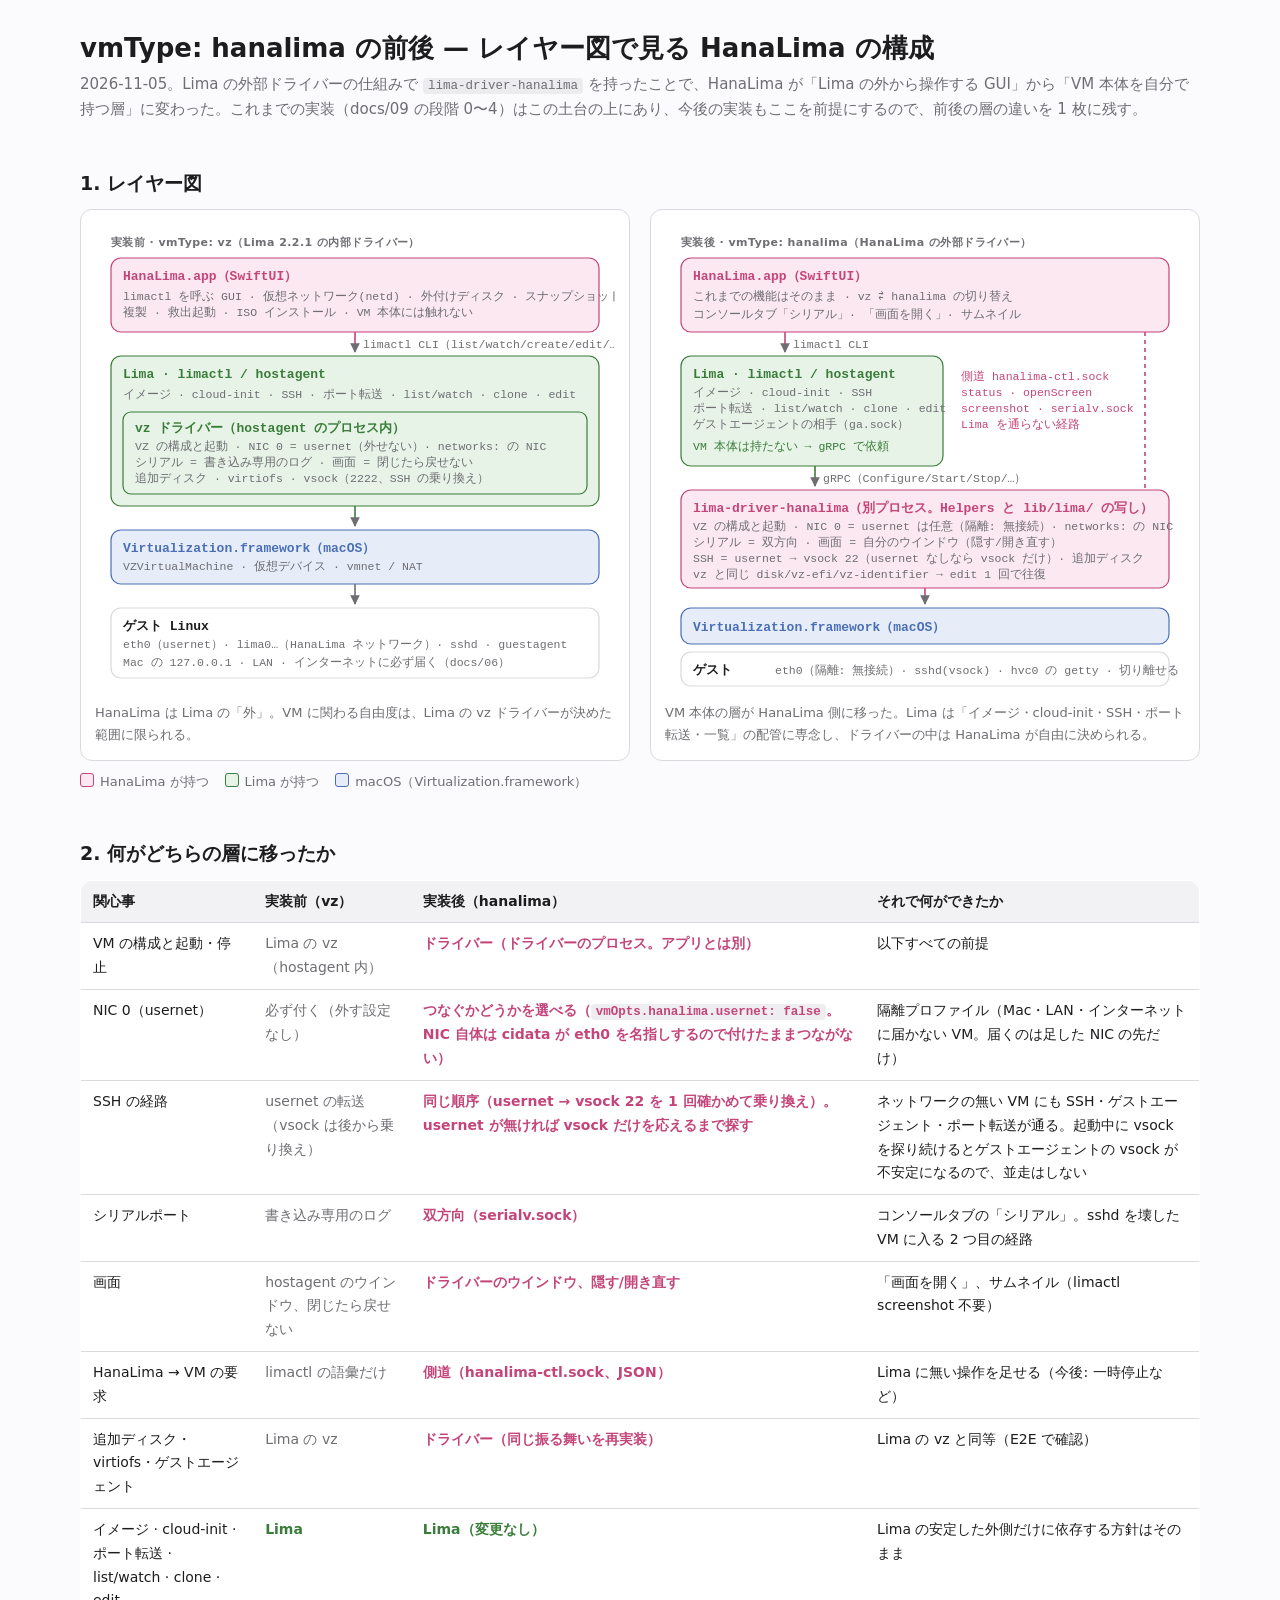
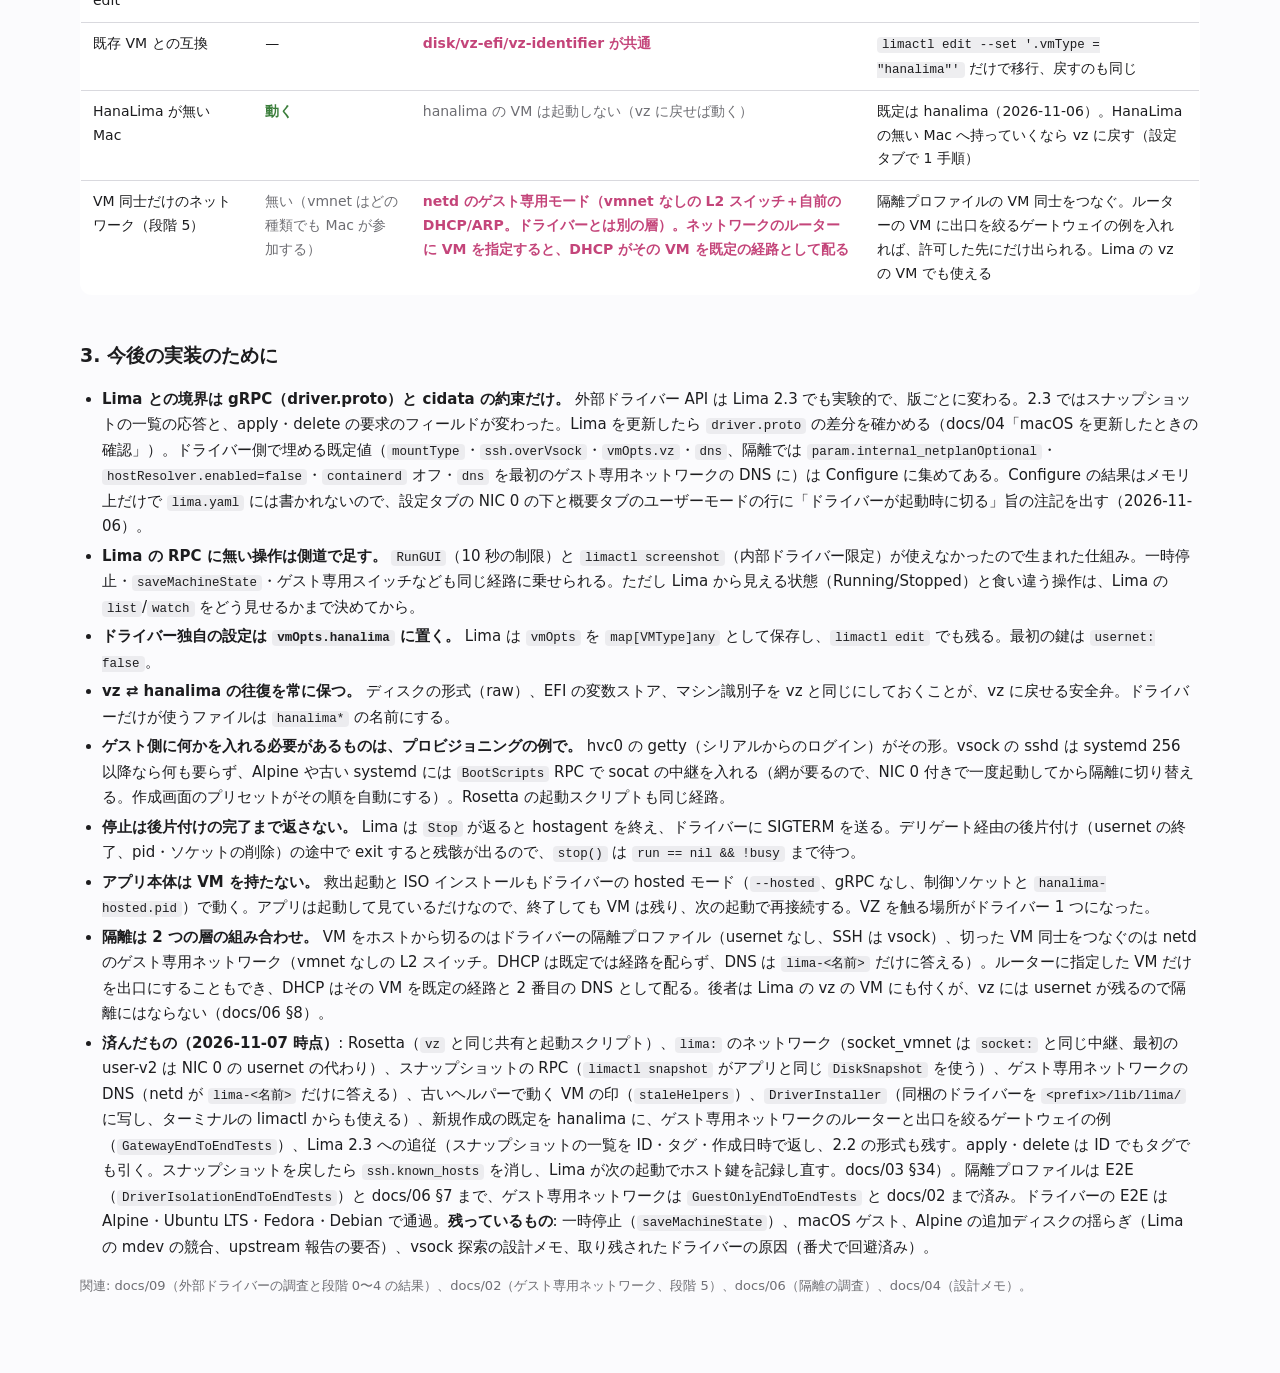
<file: docs/10-driver-layers.html>
<!doctype html>
<html lang="ja">
<head>
<meta charset="utf-8">
<meta name="viewport" content="width=device-width, initial-scale=1">
<title>vmType: hanalima の前後 — レイヤー図で見る HanaLima の構成</title>
<style>
  :root {
    --bg: #fbfbfd; --panel: #ffffff; --text: #1d1d1f; --muted: #6e6e73; --line: #d9d9de;
    --lima: #3a7d3a; --lima-soft: #e7f3e7; --hana: #c4457a; --hana-soft: #fbe8f0;
    --vz: #4a6fb5; --vz-soft: #e6edf9; --gone: #b8b8bd; --mono: ui-monospace, "SF Mono", Menlo, monospace;
  }
  @media (prefers-color-scheme: dark) {
    :root { --bg: #111114; --panel: #1b1b1f; --text: #f0f0f2; --muted: #a0a0a8; --line: #33333a;
      --lima-soft: #1e2e1e; --hana-soft: #3a1a28; --vz-soft: #1c2538; --gone: #55555c; }
  }
  body { margin: 0; background: var(--bg); color: var(--text); font: 15px/1.7 -apple-system, "Hiragino Sans", system-ui, sans-serif; }
  main { max-width: 1120px; margin: 0 auto; padding: 32px 20px 64px; }
  h1 { font-size: 26px; line-height: 1.3; margin: 0 0 6px; }
  h2 { font-size: 19px; margin: 44px 0 10px; }
  .lead { color: var(--muted); margin: 0 0 24px; }
  .pair { display: grid; grid-template-columns: 1fr 1fr; gap: 20px; }
  @media (max-width: 860px) { .pair { grid-template-columns: 1fr; } }
  figure { margin: 0; background: var(--panel); border: 1px solid var(--line); border-radius: 12px; padding: 14px; }
  figure svg { display: block; width: 100%; height: auto; }
  figcaption { font-size: 13px; color: var(--muted); margin-top: 8px; }
  .legend { display: flex; gap: 16px; flex-wrap: wrap; font-size: 13px; color: var(--muted); margin: 10px 0 0; }
  .legend span::before { content: ""; display: inline-block; width: 12px; height: 12px; border-radius: 3px; margin-right: 6px; vertical-align: -1px; border: 1.5px solid; }
  .legend .l::before { background: var(--lima-soft); border-color: var(--lima); }
  .legend .h::before { background: var(--hana-soft); border-color: var(--hana); }
  .legend .v::before { background: var(--vz-soft); border-color: var(--vz); }
  .legend .g::before { background: transparent; border-color: var(--gone); border-style: dashed; }
  table { width: 100%; border-collapse: collapse; font-size: 14px; background: var(--panel); border: 1px solid var(--line); border-radius: 12px; overflow: hidden; }
  th, td { text-align: left; padding: 9px 12px; border-top: 1px solid var(--line); vertical-align: top; }
  thead th { border-top: 0; background: color-mix(in srgb, var(--line) 35%, transparent); font-weight: 600; }
  td.y { color: var(--lima); font-weight: 600; } td.n { color: var(--muted); } td.h { color: var(--hana); font-weight: 600; }
  code { font-family: var(--mono); font-size: 12.5px; background: color-mix(in srgb, var(--line) 45%, transparent); padding: 1px 5px; border-radius: 4px; }
  ul { padding-left: 22px; } li { margin: 4px 0; }
  .note { font-size: 13px; color: var(--muted); }
  /* SVG */
  .box { fill: var(--panel); stroke: var(--line); stroke-width: 1.2; }
  .lima { fill: var(--lima-soft); stroke: var(--lima); }
  .hana { fill: var(--hana-soft); stroke: var(--hana); }
  .vz { fill: var(--vz-soft); stroke: var(--vz); }
  .gone { fill: none; stroke: var(--gone); stroke-dasharray: 4 4; }
  .t { font: 700 13px var(--mono); fill: var(--text); }
  .m { font: 11.5px var(--mono); fill: var(--muted); }
  .k { font: 600 11px -apple-system, system-ui, sans-serif; fill: var(--muted); letter-spacing: .04em; }
  .lima-t { fill: var(--lima); } .hana-t { fill: var(--hana); } .vz-t { fill: var(--vz); } .gone-t { fill: var(--gone); }
  .ln { fill: none; stroke: var(--muted); stroke-width: 1.6; }
  .ln.h { stroke: var(--hana); } .ln.l { stroke: var(--lima); } .ln.dash { stroke-dasharray: 4 4; }
  .lane { fill: none; stroke: var(--line); stroke-dasharray: 2 4; }
</style>
</head>
<body>
<main>
<h1>vmType: hanalima の前後 — レイヤー図で見る HanaLima の構成</h1>
<p class="lead">2026-11-05。Lima の外部ドライバーの仕組みで <code>lima-driver-hanalima</code> を持ったことで、HanaLima が「Lima の外から操作する GUI」から「VM 本体を自分で持つ層」に変わった。これまでの実装（docs/09 の段階 0〜4）はこの土台の上にあり、今後の実装もここを前提にするので、前後の層の違いを 1 枚に残す。</p>

<h2>1. レイヤー図</h2>
<div class="pair">
<figure>
<svg viewBox="0 0 520 470" role="img" aria-label="実装前: HanaLima は limactl の上に乗り、VM・ネットワーク・SSH・シリアルは Lima の vz ドライバーが持つ。">
  <text x="16" y="22" class="k">実装前 · vmType: vz（Lima 2.2.1 の内部ドライバー）</text>
  <!-- HanaLima -->
  <rect x="16" y="34" width="488" height="74" rx="10" class="box hana"/>
  <text x="28" y="56" class="t hana-t">HanaLima.app（SwiftUI）</text>
  <text x="28" y="76" class="m">limactl を呼ぶ GUI · 仮想ネットワーク(netd) · 外付けディスク · スナップショット</text>
  <text x="28" y="92" class="m">複製 · 救出起動 · ISO インストール · VM 本体には触れない</text>
    <path d="M260 108 L 260 128" class="ln h" marker-end="url(#a)"/>
  <text x="268" y="124" class="m">limactl CLI（list/watch/create/edit/…）</text>
  <!-- Lima -->
  <rect x="16" y="132" width="488" height="150" rx="10" class="box lima"/>
  <text x="28" y="154" class="t lima-t">Lima · limactl / hostagent</text>
  <text x="28" y="174" class="m">イメージ · cloud-init · SSH · ポート転送 · list/watch · clone · edit</text>
  <rect x="28" y="188" width="464" height="82" rx="8" class="box lima"/>
  <text x="40" y="208" class="t lima-t">vz ドライバー（hostagent のプロセス内）</text>
  <text x="40" y="226" class="m">VZ の構成と起動 · NIC 0 = usernet（外せない）· networks: の NIC</text>
  <text x="40" y="242" class="m">シリアル = 書き込み専用のログ · 画面 = 閉じたら戻せない</text>
  <text x="40" y="258" class="m">追加ディスク · virtiofs · vsock（2222、SSH の乗り換え）</text>
  <path d="M260 282 L 260 302" class="ln l" marker-end="url(#a)"/>
  <!-- VZ -->
  <rect x="16" y="306" width="488" height="54" rx="10" class="box vz"/>
  <text x="28" y="328" class="t vz-t">Virtualization.framework（macOS）</text>
  <text x="28" y="346" class="m">VZVirtualMachine · 仮想デバイス · vmnet / NAT</text>
  <path d="M260 360 L 260 380" class="ln" marker-end="url(#a)"/>
  <!-- Guest -->
  <rect x="16" y="384" width="488" height="70" rx="10" class="box"/>
  <text x="28" y="406" class="t">ゲスト Linux</text>
  <text x="28" y="424" class="m">eth0（usernet）· lima0…（HanaLima ネットワーク）· sshd · guestagent</text>
  <text x="28" y="442" class="m">Mac の 127.0.0.1 · LAN · インターネットに必ず届く（docs/06）</text>
  <defs><marker id="a" viewBox="0 0 10 10" refX="9" refY="5" markerWidth="6" markerHeight="6" orient="auto-start-reverse"><path d="M0,0 L10,5 L0,10 z" style="fill:var(--muted)"/></marker></defs>
</svg>
<figcaption>HanaLima は Lima の「外」。VM に関わる自由度は、Lima の vz ドライバーが決めた範囲に限られる。</figcaption>
</figure>

<figure>
<svg viewBox="0 0 520 470" role="img" aria-label="実装後: HanaLima のドライバーが VM 本体を持ち、Lima は配管に専念する。シリアル・画面・側道・usernet の有無はドライバーが決める。">
  <text x="16" y="22" class="k">実装後 · vmType: hanalima（HanaLima の外部ドライバー）</text>
  <!-- HanaLima -->
  <rect x="16" y="34" width="488" height="74" rx="10" class="box hana"/>
  <text x="28" y="56" class="t hana-t">HanaLima.app（SwiftUI）</text>
  <text x="28" y="76" class="m">これまでの機能はそのまま · vz ⇄ hanalima の切り替え</text>
  <text x="28" y="94" class="m">コンソールタブ「シリアル」· 「画面を開く」· サムネイル</text>
  <path d="M120 108 L 120 128" class="ln h" marker-end="url(#a2)"/>
  <text x="128" y="124" class="m">limactl CLI</text>
  <path d="M480 108 L 480 266" class="ln h dash"/>
  <text x="296" y="156" class="m hana-t">側道 hanalima-ctl.sock</text>
  <text x="296" y="172" class="m hana-t">status · openScreen</text>
  <text x="296" y="188" class="m hana-t">screenshot · serialv.sock</text>
  <text x="296" y="204" class="m hana-t">Lima を通らない経路</text>
  <!-- Lima -->
  <rect x="16" y="132" width="262" height="110" rx="10" class="box lima"/>
  <text x="28" y="154" class="t lima-t">Lima · limactl / hostagent</text>
  <text x="28" y="172" class="m">イメージ · cloud-init · SSH</text>
  <text x="28" y="188" class="m">ポート転送 · list/watch · clone · edit</text>
  <text x="28" y="204" class="m">ゲストエージェントの相手（ga.sock）</text>
  <text x="28" y="226" class="m lima-t">VM 本体は持たない → gRPC で依頼</text>
  <path d="M150 242 L 150 262" class="ln l" marker-end="url(#a2)"/>
  <text x="158" y="258" class="m">gRPC（Configure/Start/Stop/…）</text>
  <!-- Driver -->
  <rect x="16" y="266" width="488" height="98" rx="10" class="box hana"/>
  <text x="28" y="288" class="t hana-t">lima-driver-hanalima（別プロセス。Helpers と lib/lima/ の写し）</text>
  <text x="28" y="306" class="m">VZ の構成と起動 · NIC 0 = usernet は任意（隔離: 無接続）· networks: の NIC</text>
  <text x="28" y="322" class="m">シリアル = 双方向 · 画面 = 自分のウインドウ（隠す/開き直す）</text>
  <text x="28" y="338" class="m">SSH = usernet → vsock 22（usernet なしなら vsock だけ）· 追加ディスク</text>
  <text x="28" y="354" class="m">vz と同じ disk/vz-efi/vz-identifier → edit 1 回で往復</text>
  <path d="M260 364 L 260 380" class="ln h" marker-end="url(#a2)"/>
  <!-- VZ + guest -->
  <rect x="16" y="384" width="488" height="36" rx="10" class="box vz"/>
  <text x="28" y="407" class="t vz-t">Virtualization.framework（macOS）</text>
  <rect x="16" y="428" width="488" height="34" rx="10" class="box"/>
  <text x="28" y="450" class="t">ゲスト</text>
  <text x="110" y="450" class="m">eth0（隔離: 無接続）· sshd(vsock) · hvc0 の getty · 切り離せる</text>
  <defs><marker id="a2" viewBox="0 0 10 10" refX="9" refY="5" markerWidth="6" markerHeight="6" orient="auto-start-reverse"><path d="M0,0 L10,5 L0,10 z" style="fill:var(--muted)"/></marker></defs>
</svg>
<figcaption>VM 本体の層が HanaLima 側に移った。Lima は「イメージ・cloud-init・SSH・ポート転送・一覧」の配管に専念し、ドライバーの中は HanaLima が自由に決められる。</figcaption>
</figure>
</div>
<p class="legend"><span class="h">HanaLima が持つ</span><span class="l">Lima が持つ</span><span class="v">macOS（Virtualization.framework）</span></p>

<h2>2. 何がどちらの層に移ったか</h2>
<table>
<thead><tr><th>関心事</th><th>実装前（vz）</th><th>実装後（hanalima）</th><th>それで何ができたか</th></tr></thead>
<tbody>
<tr><td>VM の構成と起動・停止</td><td class="n">Lima の vz（hostagent 内）</td><td class="h">ドライバー（ドライバーのプロセス。アプリとは別）</td><td>以下すべての前提</td></tr>
<tr><td>NIC 0（usernet）</td><td class="n">必ず付く（外す設定なし）</td><td class="h">つなぐかどうかを選べる（<code>vmOpts.hanalima.usernet: false</code>。NIC 自体は cidata が eth0 を名指しするので付けたままつながない）</td><td>隔離プロファイル（Mac・LAN・インターネットに届かない VM。届くのは足した NIC の先だけ）</td></tr>
<tr><td>SSH の経路</td><td class="n">usernet の転送（vsock は後から乗り換え）</td><td class="h">同じ順序（usernet → vsock 22 を 1 回確かめて乗り換え）。usernet が無ければ vsock だけを応えるまで探す</td><td>ネットワークの無い VM にも SSH・ゲストエージェント・ポート転送が通る。起動中に vsock を探り続けるとゲストエージェントの vsock が不安定になるので、並走はしない</td></tr>
<tr><td>シリアルポート</td><td class="n">書き込み専用のログ</td><td class="h">双方向（serialv.sock）</td><td>コンソールタブの「シリアル」。sshd を壊した VM に入る 2 つ目の経路</td></tr>
<tr><td>画面</td><td class="n">hostagent のウインドウ、閉じたら戻せない</td><td class="h">ドライバーのウインドウ、隠す/開き直す</td><td>「画面を開く」、サムネイル（limactl screenshot 不要）</td></tr>
<tr><td>HanaLima → VM の要求</td><td class="n">limactl の語彙だけ</td><td class="h">側道（hanalima-ctl.sock、JSON）</td><td>Lima に無い操作を足せる（今後: 一時停止など）</td></tr>
<tr><td>追加ディスク・virtiofs・ゲストエージェント</td><td class="n">Lima の vz</td><td class="h">ドライバー（同じ振る舞いを再実装）</td><td>Lima の vz と同等（E2E で確認）</td></tr>
<tr><td>イメージ · cloud-init · ポート転送 · list/watch · clone · edit</td><td class="y">Lima</td><td class="y">Lima（変更なし）</td><td>Lima の安定した外側だけに依存する方針はそのまま</td></tr>
<tr><td>既存 VM との互換</td><td>—</td><td class="h">disk/vz-efi/vz-identifier が共通</td><td><code>limactl edit --set '.vmType = "hanalima"'</code> だけで移行、戻すのも同じ</td></tr>
<tr><td>HanaLima が無い Mac</td><td class="y">動く</td><td class="n">hanalima の VM は起動しない（vz に戻せば動く）</td><td>既定は hanalima（2026-11-06）。HanaLima の無い Mac へ持っていくなら vz に戻す（設定タブで 1 手順）</td></tr>
<tr><td>VM 同士だけのネットワーク（段階 5）</td><td class="n">無い（vmnet はどの種類でも Mac が参加する）</td><td class="h">netd のゲスト専用モード（vmnet なしの L2 スイッチ＋自前の DHCP/ARP。ドライバーとは別の層）。ネットワークのルーターに VM を指定すると、DHCP がその VM を既定の経路として配る</td><td>隔離プロファイルの VM 同士をつなぐ。ルーターの VM に出口を絞るゲートウェイの例を入れれば、許可した先にだけ出られる。Lima の vz の VM でも使える</td></tr>
</tbody>
</table>

<h2>3. 今後の実装のために</h2>
<ul>
<li><strong>Lima との境界は gRPC（driver.proto）と cidata の約束だけ。</strong> 外部ドライバー API は Lima 2.3 でも実験的で、版ごとに変わる。2.3 ではスナップショットの一覧の応答と、apply・delete の要求のフィールドが変わった。Lima を更新したら <code>driver.proto</code> の差分を確かめる（docs/04「macOS を更新したときの確認」）。ドライバー側で埋める既定値（<code>mountType</code>・<code>ssh.overVsock</code>・<code>vmOpts.vz</code>・<code>dns</code>、隔離では <code>param.internal_netplanOptional</code>・<code>hostResolver.enabled=false</code>・<code>containerd</code> オフ・<code>dns</code> を最初のゲスト専用ネットワークの DNS に）は Configure に集めてある。Configure の結果はメモリ上だけで <code>lima.yaml</code> には書かれないので、設定タブの NIC 0 の下と概要タブのユーザーモードの行に「ドライバーが起動時に切る」旨の注記を出す（2026-11-06）。</li>
<li><strong>Lima の RPC に無い操作は側道で足す。</strong> <code>RunGUI</code>（10 秒の制限）と <code>limactl screenshot</code>（内部ドライバー限定）が使えなかったので生まれた仕組み。一時停止・<code>saveMachineState</code>・ゲスト専用スイッチなども同じ経路に乗せられる。ただし Lima から見える状態（Running/Stopped）と食い違う操作は、Lima の <code>list</code>/<code>watch</code> をどう見せるかまで決めてから。</li>
<li><strong>ドライバー独自の設定は <code>vmOpts.hanalima</code> に置く。</strong> Lima は <code>vmOpts</code> を <code>map[VMType]any</code> として保存し、<code>limactl edit</code> でも残る。最初の鍵は <code>usernet: false</code>。</li>
<li><strong>vz ⇄ hanalima の往復を常に保つ。</strong> ディスクの形式（raw）、EFI の変数ストア、マシン識別子を vz と同じにしておくことが、vz に戻せる安全弁。ドライバーだけが使うファイルは <code>hanalima*</code> の名前にする。</li>
<li><strong>ゲスト側に何かを入れる必要があるものは、プロビジョニングの例で。</strong> hvc0 の getty（シリアルからのログイン）がその形。vsock の sshd は systemd 256 以降なら何も要らず、Alpine や古い systemd には <code>BootScripts</code> RPC で socat の中継を入れる（網が要るので、NIC 0 付きで一度起動してから隔離に切り替える。作成画面のプリセットがその順を自動にする）。Rosetta の起動スクリプトも同じ経路。</li>
<li><strong>停止は後片付けの完了まで返さない。</strong> Lima は <code>Stop</code> が返ると hostagent を終え、ドライバーに SIGTERM を送る。デリゲート経由の後片付け（usernet の終了、pid・ソケットの削除）の途中で exit すると残骸が出るので、<code>stop()</code> は <code>run == nil &amp;&amp; !busy</code> まで待つ。</li>
<li><strong>アプリ本体は VM を持たない。</strong> 救出起動と ISO インストールもドライバーの hosted モード（<code>--hosted</code>、gRPC なし、制御ソケットと <code>hanalima-hosted.pid</code>）で動く。アプリは起動して見ているだけなので、終了しても VM は残り、次の起動で再接続する。VZ を触る場所がドライバー 1 つになった。</li>
<li><strong>隔離は 2 つの層の組み合わせ。</strong> VM をホストから切るのはドライバーの隔離プロファイル（usernet なし、SSH は vsock）、切った VM 同士をつなぐのは netd のゲスト専用ネットワーク（vmnet なしの L2 スイッチ。DHCP は既定では経路を配らず、DNS は <code>lima-&lt;名前&gt;</code> だけに答える）。ルーターに指定した VM だけを出口にすることもでき、DHCP はその VM を既定の経路と 2 番目の DNS として配る。後者は Lima の vz の VM にも付くが、vz には usernet が残るので隔離にはならない（docs/06 §8）。</li>
<li><strong>済んだもの（2026-11-07 時点）</strong>: Rosetta（<code>vz</code> と同じ共有と起動スクリプト）、<code>lima:</code> のネットワーク（socket_vmnet は <code>socket:</code> と同じ中継、最初の user-v2 は NIC 0 の usernet の代わり）、スナップショットの RPC（<code>limactl snapshot</code> がアプリと同じ <code>DiskSnapshot</code> を使う）、ゲスト専用ネットワークの DNS（netd が <code>lima-&lt;名前&gt;</code> だけに答える）、古いヘルパーで動く VM の印（<code>staleHelpers</code>）、<code>DriverInstaller</code>（同梱のドライバーを <code>&lt;prefix&gt;/lib/lima/</code> に写し、ターミナルの limactl からも使える）、新規作成の既定を hanalima に、ゲスト専用ネットワークのルーターと出口を絞るゲートウェイの例（<code>GatewayEndToEndTests</code>）、Lima 2.3 への追従（スナップショットの一覧を ID・タグ・作成日時で返し、2.2 の形式も残す。apply・delete は ID でもタグでも引く。スナップショットを戻したら <code>ssh.known_hosts</code> を消し、Lima が次の起動でホスト鍵を記録し直す。docs/03 §34）。隔離プロファイルは E2E（<code>DriverIsolationEndToEndTests</code>）と docs/06 §7 まで、ゲスト専用ネットワークは <code>GuestOnlyEndToEndTests</code> と docs/02 まで済み。ドライバーの E2E は Alpine・Ubuntu LTS・Fedora・Debian で通過。<strong>残っているもの</strong>: 一時停止（<code>saveMachineState</code>）、macOS ゲスト、Alpine の追加ディスクの揺らぎ（Lima の mdev の競合、upstream 報告の要否）、vsock 探索の設計メモ、取り残されたドライバーの原因（番犬で回避済み）。</li>
</ul>
<p class="note">関連: docs/09（外部ドライバーの調査と段階 0〜4 の結果）、docs/02（ゲスト専用ネットワーク、段階 5）、docs/06（隔離の調査）、docs/04（設計メモ）。</p>
</main>
</body>
</html>
</file>
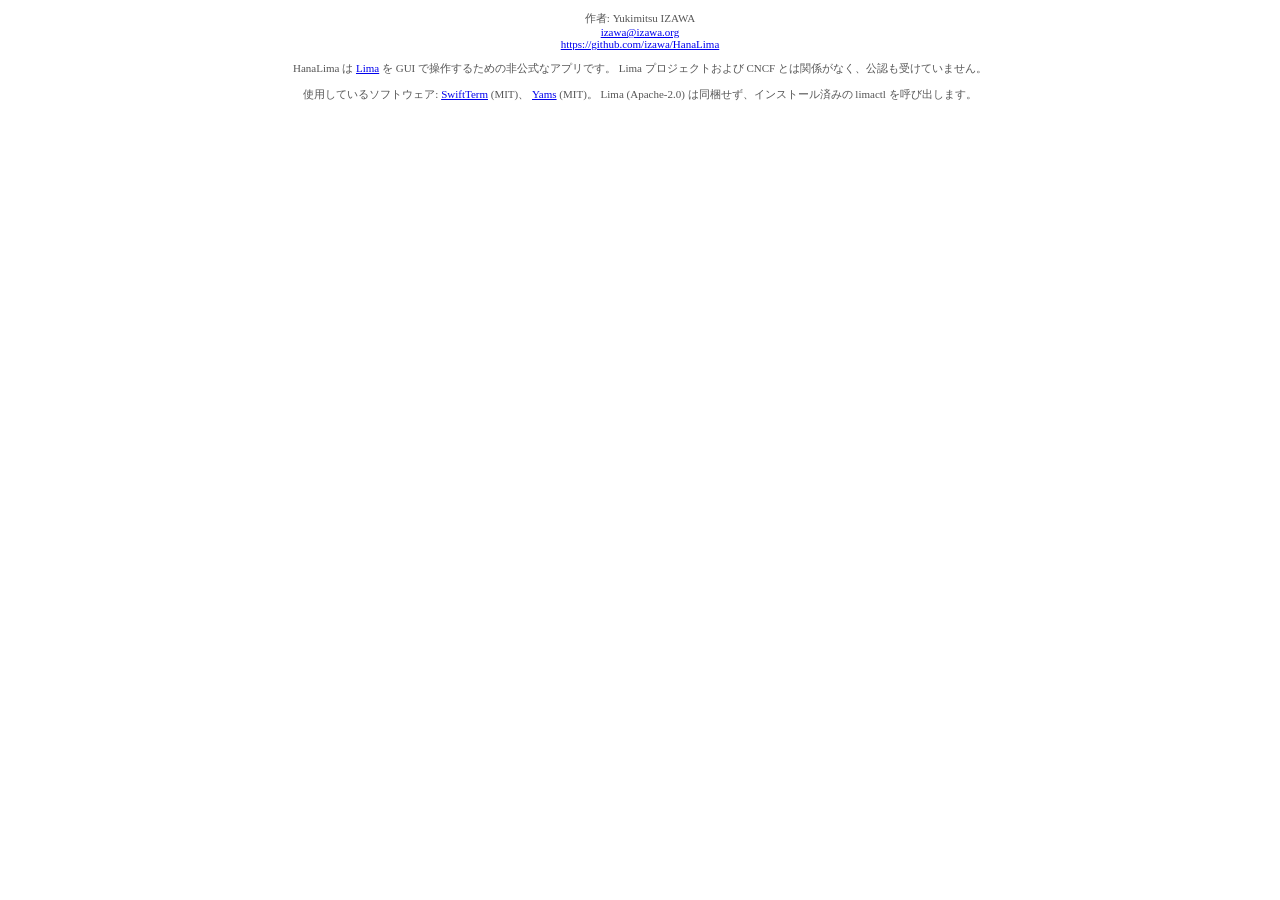
<file: Resources/Credits.html>
<!DOCTYPE html>
<html lang="ja">
<head><meta charset="utf-8"></head>
<body style="font-family: -apple-system; font-size: 11px; text-align: center; color: #555;">
<p>作者: Yukimitsu IZAWA<br>
<a href="mailto:izawa@izawa.org">izawa@izawa.org</a><br>
<a href="https://github.com/izawa/HanaLima">https://github.com/izawa/HanaLima</a></p>
<p>HanaLima は <a href="https://lima-vm.io/">Lima</a> を GUI で操作するための非公式なアプリです。
Lima プロジェクトおよび CNCF とは関係がなく、公認も受けていません。</p>
<p>使用しているソフトウェア:
<a href="https://github.com/migueldeicaza/SwiftTerm">SwiftTerm</a> (MIT)、
<a href="https://github.com/jpsim/Yams">Yams</a> (MIT)。
Lima (Apache-2.0) は同梱せず、インストール済みの limactl を呼び出します。</p>
</body>
</html>
</file>
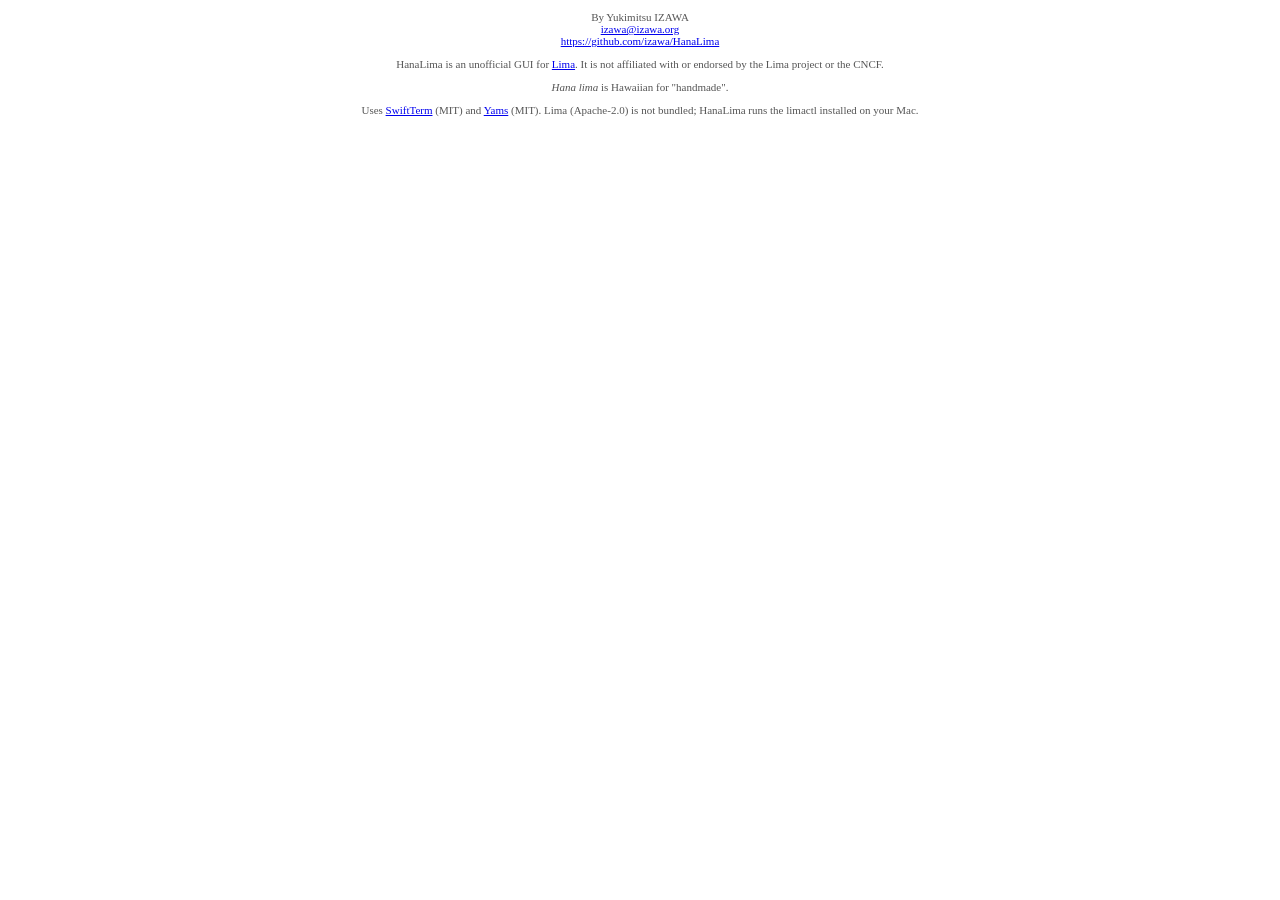
<file: Resources/Localization/en.lproj/Credits.html>
<!DOCTYPE html>
<html lang="en">
<head><meta charset="utf-8"></head>
<body style="font-family: -apple-system; font-size: 11px; text-align: center; color: #555;">
<p>By Yukimitsu IZAWA<br>
<a href="mailto:izawa@izawa.org">izawa@izawa.org</a><br>
<a href="https://github.com/izawa/HanaLima">https://github.com/izawa/HanaLima</a></p>
<p>HanaLima is an unofficial GUI for <a href="https://lima-vm.io/">Lima</a>.
It is not affiliated with or endorsed by the Lima project or the CNCF.</p>
<p><em>Hana lima</em> is Hawaiian for "handmade".</p>
<p>Uses <a href="https://github.com/migueldeicaza/SwiftTerm">SwiftTerm</a> (MIT) and
<a href="https://github.com/jpsim/Yams">Yams</a> (MIT).
Lima (Apache-2.0) is not bundled; HanaLima runs the limactl installed on your Mac.</p>
</body>
</html>
</file>
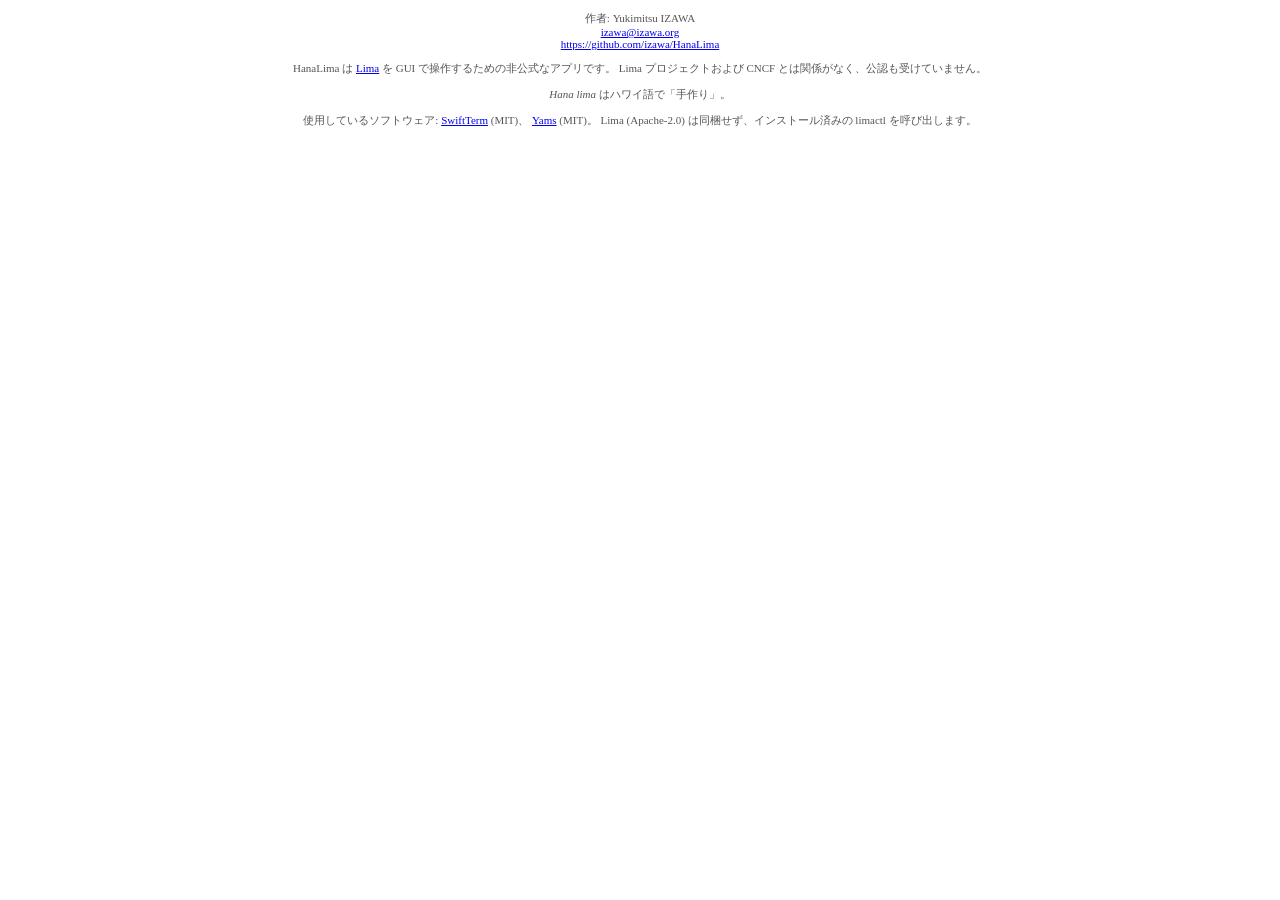
<file: Resources/Localization/ja.lproj/Credits.html>
<!DOCTYPE html>
<html lang="ja">
<head><meta charset="utf-8"></head>
<body style="font-family: -apple-system; font-size: 11px; text-align: center; color: #555;">
<p>作者: Yukimitsu IZAWA<br>
<a href="mailto:izawa@izawa.org">izawa@izawa.org</a><br>
<a href="https://github.com/izawa/HanaLima">https://github.com/izawa/HanaLima</a></p>
<p>HanaLima は <a href="https://lima-vm.io/">Lima</a> を GUI で操作するための非公式なアプリです。
Lima プロジェクトおよび CNCF とは関係がなく、公認も受けていません。</p>
<p><em>Hana lima</em> はハワイ語で「手作り」。</p>
<p>使用しているソフトウェア:
<a href="https://github.com/migueldeicaza/SwiftTerm">SwiftTerm</a> (MIT)、
<a href="https://github.com/jpsim/Yams">Yams</a> (MIT)。
Lima (Apache-2.0) は同梱せず、インストール済みの limactl を呼び出します。</p>
</body>
</html>
</file>
<file: assets/css/site.css>
/* HanaLima site. Dark by default (it's a tool for people who live in terminals),
   with a light theme for those who asked their OS for one. */

:root {
  --bg: #0b0d12;
  --bg-2: #10131a;
  --panel: #141822;
  --panel-2: #1a1f2b;
  --line: #262c3a;
  --text: #e7eaf1;
  --muted: #9aa3b5;
  --faint: #6b7385;
  --hana: #ff5fa2;      /* hana = flower */
  --hana-soft: rgba(255, 95, 162, .14);
  --lime: #b6f36b;      /* Lima, and a lime */
  --lime-soft: rgba(182, 243, 107, .12);
  --sky: #6cc6ff;
  --amber: #ffc861;
  --red: #ff6b6b;
  --grad: linear-gradient(100deg, var(--hana) 0%, #ffb0d4 45%, var(--lime) 100%);
  --mono: ui-monospace, "SF Mono", SFMono-Regular, Menlo, Consolas, monospace;
  --sans: -apple-system, BlinkMacSystemFont, "SF Pro Text", "Hiragino Sans", "Hiragino Kaku Gothic ProN", system-ui, sans-serif;
  --radius: 14px;
  --max: 1120px;
  color-scheme: dark;
}

@media (prefers-color-scheme: light) {
  :root:not([data-theme="dark"]) {
    --bg: #f7f8fb;
    --bg-2: #eef1f6;
    --panel: #ffffff;
    --panel-2: #f3f5f9;
    --line: #dde2ea;
    --text: #141821;
    --muted: #4f586a;
    --faint: #7a8396;
    --hana: #e0337f;
    --hana-soft: rgba(224, 51, 127, .1);
    --lime: #4c9a0e;
    --lime-soft: rgba(76, 154, 14, .1);
    --sky: #1479c4;
    --amber: #a66a00;
    --red: #c9302c;
    --grad: linear-gradient(in oklch 100deg, #e0337f 0%, #8a4fd0 55%, #3f8f12 100%);
    color-scheme: light;
  }
}

* { box-sizing: border-box; }
html { scroll-behavior: smooth; -webkit-text-size-adjust: 100%; }
@media (prefers-reduced-motion: reduce) {
  html { scroll-behavior: auto; }
  *, *::before, *::after { animation: none !important; transition: none !important; }
}
html { background: var(--bg); }
body {
  margin: 0;
  background: transparent;   /* the ambient layer (#ambient) shows through; html carries --bg */
  color: var(--text);
  font: 16px/1.65 var(--sans);
  overflow-x: hidden;
}
a { color: inherit; }
img, svg { max-width: 100%; }
code, pre, kbd { font-family: var(--mono); }
code { font-size: .9em; padding: .1em .35em; border-radius: 6px; background: var(--panel-2); border: 1px solid var(--line); }

/* Language toggle: every bilingual text has an .en and a .ja version. */
html.lang-en .ja, html.lang-ja .en { display: none !important; }

.wrap { width: min(var(--max), 100% - 32px); margin-inline: auto; }
.grad { background: var(--grad); -webkit-background-clip: text; background-clip: text; color: transparent; }
.mono { font-family: var(--mono); }
.muted { color: var(--muted); }

/* ---------- Nav ---------- */
.nav {
  position: sticky; top: 0; z-index: 20;
  backdrop-filter: saturate(160%) blur(14px);
  -webkit-backdrop-filter: saturate(160%) blur(14px);
  background: color-mix(in srgb, var(--bg) 78%, transparent);
  border-bottom: 1px solid var(--line);
}
.nav .wrap { display: flex; align-items: center; gap: 20px; height: 60px; }
.brand { display: flex; align-items: center; gap: 10px; font-weight: 700; text-decoration: none; letter-spacing: .2px; }
.brand img { width: 28px; height: 28px; }
.nav-links { display: flex; gap: 18px; margin-left: auto; font-size: 14px; }
.nav-links a { text-decoration: none; color: var(--muted); }
.nav-links a:hover { color: var(--text); }
.nav-actions { display: flex; gap: 8px; align-items: center; }
.lang-toggle {
  display: inline-flex; border: 1px solid var(--line); border-radius: 999px; overflow: hidden; font: 600 12px var(--mono);
}
.lang-toggle button {
  border: 0; background: transparent; color: var(--muted); padding: 5px 10px; cursor: pointer; font: inherit;
}
html.lang-en .lang-toggle [data-lang="en"], html.lang-ja .lang-toggle [data-lang="ja"] { background: var(--panel-2); color: var(--text); }
@media (max-width: 860px) { .nav-links { display: none; } .nav-actions { margin-left: auto; } }

/* ---------- Buttons ---------- */
.btn {
  display: inline-flex; align-items: center; gap: 8px;
  padding: 11px 18px; border-radius: 10px; font-weight: 600; text-decoration: none;
  border: 1px solid var(--line); background: var(--panel); transition: transform .15s, border-color .15s;
}
.btn:hover { transform: translateY(-1px); border-color: var(--faint); }
.btn.primary { background: var(--grad); color: #0b0d12; border: 0; }
.btn svg { width: 18px; height: 18px; }

/* ---------- Ambient background ----------
   A canvas fixed behind the page (site.js draws slow waves and drifting sparks). */
#ambient { position: fixed; inset: 0; z-index: -1; pointer-events: none; }
#ambient canvas { position: absolute; inset: 0; width: 100%; height: 100%; }

/* ---------- Hero ---------- */
.hero { position: relative; padding: 84px 0 56px; overflow: hidden; }
.hero::before {
  content: ""; position: absolute; inset: -40% -10% auto; height: 760px; z-index: -1;
  background:
    radial-gradient(40% 50% at 20% 30%, var(--hana-soft), transparent 70%),
    radial-gradient(35% 45% at 80% 20%, var(--lime-soft), transparent 70%);
}
.hero::after {
  /* faint grid, like a circuit board / packet diagram */
  content: ""; position: absolute; inset: 0; z-index: -1; opacity: .35;
  background-image: linear-gradient(var(--line) 1px, transparent 1px), linear-gradient(90deg, var(--line) 1px, transparent 1px);
  background-size: 44px 44px;
  mask-image: radial-gradient(70% 60% at 50% 20%, #000 20%, transparent 75%);
}
.hero-grid { display: grid; grid-template-columns: 1.05fr 1fr; gap: 48px; align-items: center; }
@media (max-width: 960px) { .hero-grid { grid-template-columns: 1fr; } }
.hero-icon { display: block; width: 96px; height: 96px; margin-bottom: 18px; filter: drop-shadow(0 12px 28px rgba(255, 95, 162, .28)); }
.name-grid { display: grid; grid-template-columns: 200px 1fr; gap: 40px; align-items: center; }
.name-grid img { width: 200px; height: 200px; filter: drop-shadow(0 18px 40px rgba(255, 95, 162, .25)); }
@media (max-width: 760px) { .name-grid { grid-template-columns: 1fr; } .name-grid img { width: 140px; height: 140px; } }
.eyebrow {
  display: inline-flex; align-items: center; gap: 8px; font: 600 12px var(--mono); letter-spacing: .08em; text-transform: uppercase;
  color: var(--lime); padding: 5px 10px; border: 1px solid color-mix(in srgb, var(--lime) 40%, transparent); border-radius: 999px;
  background: var(--lime-soft);
}
.hero h1 { font-size: clamp(38px, 6vw, 66px); line-height: 1.04; letter-spacing: -.02em; margin: 18px 0 18px; }
.nb { display: inline-block; }   /* keeps a Japanese phrase on one line */
html.lang-ja .hero h1 { font-size: clamp(34px, 5.2vw, 58px); line-height: 1.12; }
.hero p.lead { font-size: clamp(17px, 2vw, 19px); color: var(--muted); max-width: 36em; margin: 0 0 26px; }
.hero-cta { display: flex; flex-wrap: wrap; gap: 12px; margin-bottom: 26px; }
.badges { display: flex; flex-wrap: wrap; gap: 8px; }
.badge { font: 600 12px var(--mono); padding: 4px 9px; border-radius: 6px; background: var(--panel); border: 1px solid var(--line); color: var(--muted); }
.badge b { color: var(--text); }

/* ---------- Mock app window ---------- */
.mock {
  border-radius: 14px; border: 1px solid var(--line); background: var(--panel);
  box-shadow: 0 30px 80px -30px rgba(0,0,0,.6), 0 0 0 1px rgba(255,255,255,.02) inset;
  overflow: hidden; font-size: 13px;
  transform: perspective(1400px) rotateY(-6deg) rotateX(3deg);
}
@media (max-width: 960px) { .mock { transform: none; } }
.mock-bar { display: flex; align-items: center; gap: 7px; padding: 10px 12px; border-bottom: 1px solid var(--line); background: var(--panel-2); }
.mock-bar i { width: 11px; height: 11px; border-radius: 50%; background: #ff5f57; display: block; }
.mock-bar i:nth-child(2) { background: #febc2e; }
.mock-bar i:nth-child(3) { background: #28c840; }
.mock-bar span { margin-left: 10px; font-weight: 600; }
.mock-tabs { margin-left: auto; display: flex; gap: 2px; background: var(--bg-2); border-radius: 8px; padding: 2px; font-size: 11px; }
.mock-tabs b { padding: 3px 9px; border-radius: 6px; font-weight: 500; color: var(--muted); }
.mock-tabs b.on { background: var(--panel); color: var(--text); }
.mock-body { display: grid; grid-template-columns: 168px 1fr; min-height: 330px; }
@media (max-width: 620px) { .mock-body { grid-template-columns: 1fr; } .mock-side, .mock-tabs { display: none; } .term { font-size: 10.5px; } }
.mock-side { border-right: 1px solid var(--line); padding: 12px 8px; background: var(--bg-2); }
.mock-side h6 { margin: 8px 8px 4px; font-size: 10.5px; color: var(--faint); font-weight: 600; }
.mock-side div { display: flex; align-items: center; gap: 8px; padding: 6px 8px; border-radius: 7px; }
.mock-side div.on { background: var(--panel-2); }
.dot { width: 8px; height: 8px; border-radius: 50%; background: var(--faint); flex: none; }
.dot.run { background: #28c840; box-shadow: 0 0 8px #28c84088; }
.mock-main { padding: 14px; display: grid; gap: 10px; align-content: start; }
.mock-card { border: 1px solid var(--line); border-radius: 10px; background: var(--bg-2); }
.mock-row { display: flex; justify-content: space-between; gap: 12px; padding: 8px 12px; border-top: 1px solid var(--line); }
.mock-row:first-child { border-top: 0; }
.mock-row .k { color: var(--muted); }
.mock-row .v { font-family: var(--mono); font-size: 12px; text-align: right; }
.chip { font: 600 10.5px var(--mono); padding: 2px 7px; border-radius: 5px; background: var(--hana-soft); color: var(--hana); }
.chip.lime { background: var(--lime-soft); color: var(--lime); }
.chip.sky { background: color-mix(in srgb, var(--sky) 15%, transparent); color: var(--sky); }
.term {
  background: #07080c; color: #d6dbe6; border-radius: 10px; padding: 12px 14px; font: 12px/1.6 var(--mono);
  border: 1px solid var(--line); min-height: 112px; white-space: pre-wrap; overflow: hidden;
}
.term .p { color: var(--lime); }
.term .c { color: #7b8496; }
.term .h { color: #ff8fc0; }
.cursor { display: inline-block; width: 7px; height: 1.1em; vertical-align: -2px; background: var(--lime); animation: blink 1s steps(1) infinite; }
@keyframes blink { 50% { opacity: 0; } }

/* ---------- Sections ---------- */
section { padding: 84px 0; }
section.alt { background: color-mix(in srgb, var(--bg-2) 72%, transparent); border-block: 1px solid var(--line); }
.kicker { font: 600 12px var(--mono); letter-spacing: .1em; text-transform: uppercase; color: var(--hana); }
h2 { font-size: clamp(28px, 4vw, 42px); line-height: 1.15; letter-spacing: -.015em; margin: 10px 0 14px; }
h3 { font-size: 19px; margin: 0 0 8px; letter-spacing: -.005em; }
.section-lead { color: var(--muted); max-width: 46em; font-size: 17px; margin: 0 0 40px; }


/* "How is this possible" deep dives */
.dives { display: grid; gap: 18px; }
.dive {
  display: grid; grid-template-columns: 64px 1fr 1fr; gap: 24px; align-items: start;
  background: var(--panel); border: 1px solid var(--line); border-radius: var(--radius); padding: 26px;
  transition: border-color .2s;
}
.dive:hover { border-color: color-mix(in srgb, var(--hana) 45%, var(--line)); }
@media (max-width: 900px) { .dive { grid-template-columns: 1fr; gap: 14px; } }
.dive { scroll-margin-top: 84px; }
.dive .num { font: 700 30px var(--mono); color: transparent; -webkit-text-stroke: 1px var(--hana); text-decoration: none; }
a.dive .num:hover, .dive .num:hover { color: var(--hana); }
.dive:target { border-color: var(--hana); }
.dive p { margin: 0 0 10px; color: var(--muted); }
/* Key points under a dive or a card: short items, bold lead-ins. */
.points { margin: 0 0 10px; padding-left: 1.15em; color: var(--muted); }
.points li { margin: 0 0 7px; }
.points strong { color: var(--text); font-weight: 600; }
.card .points { font-size: 15px; margin-top: 10px; }
.dive .tag { display: inline-block; margin-top: 4px; }
pre.code {
  margin: 0; background: #07080c; color: #d6dbe6; border: 1px solid var(--line); border-radius: 10px;
  padding: 14px 16px; font-size: 12.5px; line-height: 1.6; overflow-x: auto;
}
pre.code .k { color: #ff8fc0; }
pre.code .s { color: #c3f58a; }
pre.code .c { color: #6f798c; }
pre.code .n { color: #8fd3ff; }

/* Concept figures next to each deep dive: small SVGs in the site's tokens. */
.fig { margin: 0; background: var(--bg-2); border: 1px solid var(--line); border-radius: 10px; padding: 12px; }
.fig svg { display: block; width: 100%; height: auto; }
.fig text { font-family: var(--mono); font-size: 12px; }
.fig .t { fill: var(--text); font-size: 13px; font-weight: 700; }
.fig .m { fill: var(--muted); }
.fig .f { fill: var(--faint); font-size: 11px; letter-spacing: .02em; }
.fig .ok { fill: var(--lime); font-weight: 600; }
.fig .ng { fill: var(--red); font-weight: 600; }
.fig .small { font-size: 11px; }
.fig .big { font-size: 18px; }
.fig .hana-t { fill: var(--hana); }
.fig .sky-t { fill: var(--sky); }
.fig .lime-t { fill: var(--lime); font-weight: 600; }
.fig .chip-t { fill: var(--muted); font-size: 10px; }
.fig .box { fill: var(--panel); stroke: var(--line); stroke-width: 1.2; }
.fig .box.hana { stroke: var(--hana); }
.fig .box.sky { stroke: var(--sky); }
.fig .box.lime { stroke: var(--lime); }
.fig .box.ng { stroke: var(--red); }
.fig .box.dashed { stroke-dasharray: 4 4; fill: none; }
.fig .chipbox { fill: var(--hana-soft); }
.fig .bus { fill: color-mix(in srgb, var(--sky) 14%, transparent); stroke: var(--sky); stroke-width: 1.2; }
.fig .bar { stroke-width: 1.2; }
.fig .bar.hana { fill: var(--hana-soft); stroke: var(--hana); }
.fig .bar.lime { fill: var(--lime-soft); stroke: var(--lime); }
.fig .bar.sky { fill: color-mix(in srgb, var(--sky) 14%, transparent); stroke: var(--sky); }
.fig .ln { fill: none; stroke: var(--muted); stroke-width: 1.8; }
.fig .ln.hana { stroke: var(--hana); }
.fig .ln.sky { stroke: var(--sky); }
.fig .ln.lime { stroke: var(--lime); }
.fig .ln.dash { stroke-dasharray: 4 4; }
.fig .strike { stroke: var(--hana); stroke-width: 2; }
.fig .term { fill: #07080c; stroke: var(--line); }
.fig .term-t { fill: #c3f58a; }
.fig .hl { fill: var(--hana-soft); }
.fig .off { opacity: .6; }

/* Architecture diagram */
.diagram { background: var(--panel); border: 1px solid var(--line); border-radius: var(--radius); padding: 18px; }
.diagram svg { display: block; width: 100%; height: auto; }
.diagram text { font-family: var(--mono); }
.flow { stroke-dasharray: 6 6; animation: flow 1.2s linear infinite; }
@keyframes flow { to { stroke-dashoffset: -12; } }
.legend { display: flex; flex-wrap: wrap; gap: 18px; margin-top: 14px; color: var(--muted); font-size: 13px; }
.legend i { display: inline-block; width: 18px; height: 3px; border-radius: 2px; vertical-align: middle; margin-right: 6px; }

/* Comparison table */
.table-wrap { overflow-x: auto; border: 1px solid var(--line); border-radius: var(--radius); }
table { border-collapse: collapse; width: 100%; min-width: 640px; background: var(--panel); font-size: 14.5px; }
th, td { padding: 13px 16px; text-align: left; border-bottom: 1px solid var(--line); }
th { font-size: 12.5px; color: var(--muted); font-weight: 600; background: var(--panel-2); }
tr:last-child td { border-bottom: 0; }
td.hl, th.hl { background: color-mix(in srgb, var(--hana) 7%, var(--panel)); }
.yes { color: var(--lime); font-weight: 700; }
.no { color: var(--faint); }

/* Feature grid */
.grid { display: grid; grid-template-columns: repeat(3, 1fr); gap: 16px; }
@media (max-width: 960px) { .grid { grid-template-columns: repeat(2, 1fr); } }
@media (max-width: 620px) { .grid { grid-template-columns: 1fr; } }
/* A card that closes the grid on its own row in the 3-column layout (no orphan). */
@media (min-width: 961px) { .grid > .card.wide { grid-column: 1 / -1; } }
.card { background: var(--panel); border: 1px solid var(--line); border-radius: var(--radius); padding: 22px; position: relative; }
.card .icon { width: 36px; height: 36px; border-radius: 9px; display: grid; place-items: center; background: var(--hana-soft); color: var(--hana); margin-bottom: 14px; }
.card .icon svg { width: 20px; height: 20px; }
.card p { margin: 0; color: var(--muted); font-size: 15px; }
.status { position: absolute; top: 18px; right: 18px; font: 600 10.5px var(--mono); padding: 2px 7px; border-radius: 5px; }
.status.done { background: var(--lime-soft); color: var(--lime); }
.status.next { background: color-mix(in srgb, var(--amber) 15%, transparent); color: var(--amber); }
.status.later { background: var(--panel-2); color: var(--faint); border: 1px dashed var(--line); }

/* Quick start */
.qs { display: grid; grid-template-columns: 1fr 1fr; gap: 28px; align-items: start; }
@media (max-width: 900px) { .qs { grid-template-columns: 1fr; } }
.steps { counter-reset: step; list-style: none; padding: 0; margin: 0; display: grid; gap: 14px; }
.steps li { counter-increment: step; display: grid; grid-template-columns: 34px 1fr; gap: 12px; }
.steps li::before { content: counter(step); width: 30px; height: 30px; border-radius: 50%; display: grid; place-items: center; font: 700 13px var(--mono); background: var(--panel-2); border: 1px solid var(--line); }
.steps p { margin: 4px 0 0; color: var(--muted); font-size: 15px; }
.copyable { position: relative; }
.copy {
  position: absolute; top: 8px; right: 8px; font: 600 11px var(--mono); padding: 4px 8px; border-radius: 6px;
  background: var(--panel-2); color: var(--muted); border: 1px solid var(--line); cursor: pointer;
}
.copy:hover { color: var(--text); }

/* Roadmap */
.road { display: grid; grid-template-columns: repeat(4, 1fr); gap: 28px 0; position: relative; }
@media (max-width: 900px) { .road { grid-template-columns: 1fr; } }
.milestone { padding: 0 16px 0 0; position: relative; }
.milestone .bar { height: 4px; border-radius: 2px; background: var(--line); margin-bottom: 16px; }
.milestone.done .bar { background: var(--grad); }
.milestone.next .bar { background: linear-gradient(90deg, var(--amber), transparent); }
.milestone.later .bar { background: repeating-linear-gradient(90deg, var(--faint) 0 6px, transparent 6px 12px); opacity: .6; }
.milestone.later h3, .milestone.later ul { color: var(--faint); }
.milestone h3 { font: 700 15px var(--mono); }
.milestone ul { margin: 6px 0 0; padding-left: 18px; color: var(--muted); font-size: 14px; }
@media (max-width: 900px) { .milestone { padding: 0 0 22px; } }

/* Disclaimer + footer */
.notice { border: 1px solid color-mix(in srgb, var(--amber) 40%, var(--line)); background: color-mix(in srgb, var(--amber) 7%, var(--panel)); border-radius: var(--radius); padding: 18px 20px; font-size: 15px; }
.notice strong { color: var(--amber); }
footer { padding: 40px 0 60px; color: var(--faint); font-size: 14px; border-top: 1px solid var(--line); }
footer .wrap { display: flex; flex-wrap: wrap; gap: 14px 28px; align-items: center; justify-content: space-between; }
footer a { color: var(--muted); }

/* Reveal on scroll */
.reveal { opacity: 0; transform: translateY(14px); transition: opacity .6s ease, transform .6s ease; }
.reveal.in { opacity: 1; transform: none; }

/* MCP section: the session transcript beside how a request is read; one column on phones. */
.mcp-grid { grid-template-columns: minmax(0, 1.25fr) minmax(0, 1fr); align-items: start; }
@media (max-width: 820px) { .mcp-grid { grid-template-columns: 1fr; } }
</file>
